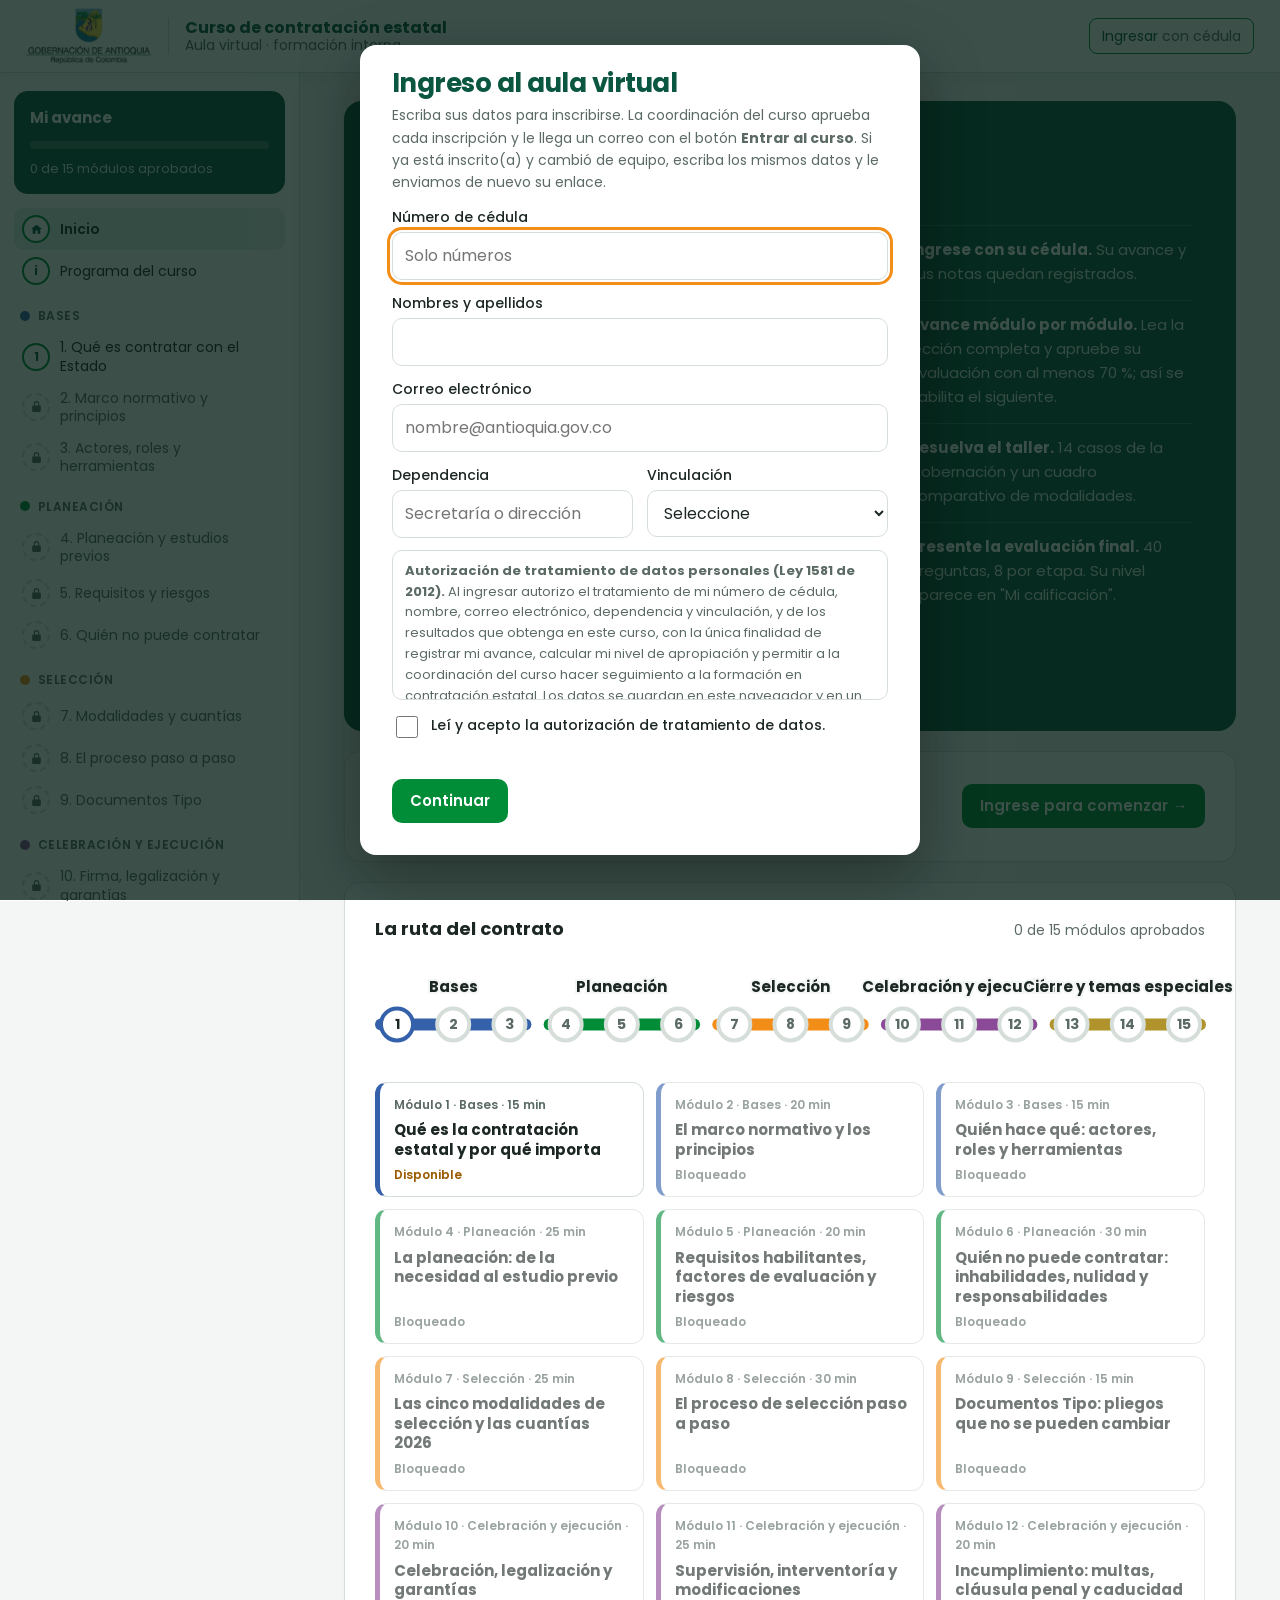
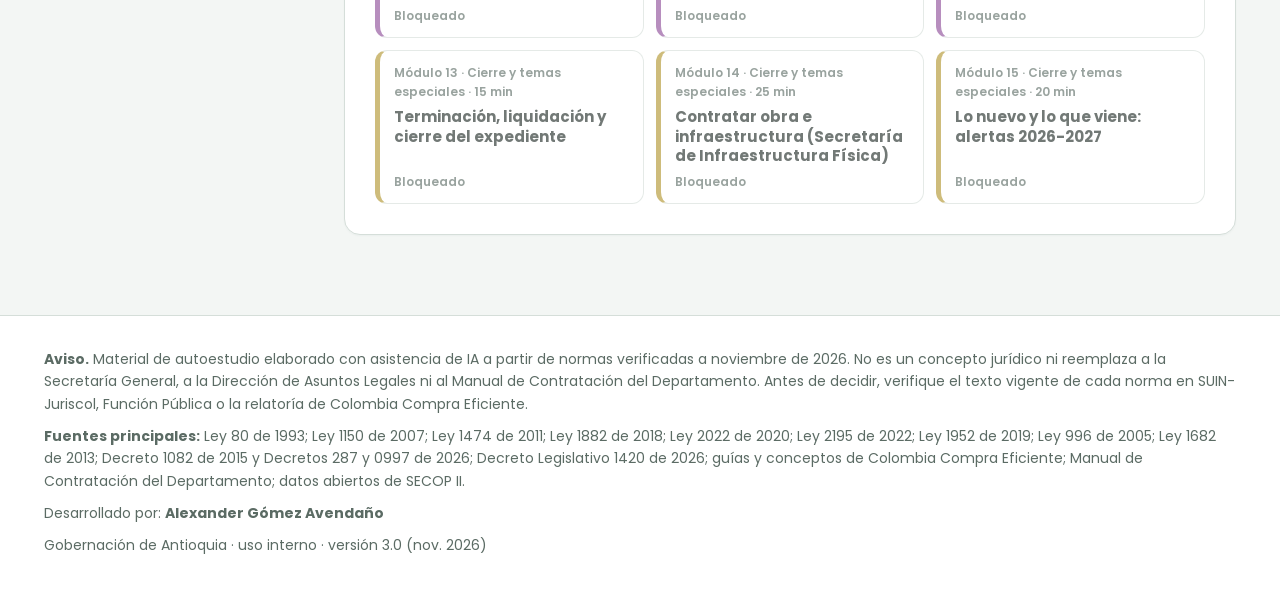
<file: curso/index.html>
<!DOCTYPE html>
<html lang="es">
<head>
<meta charset="utf-8">
<meta name="viewport" content="width=device-width, initial-scale=1">
<title>Curso de contratación estatal · Aula virtual</title>
<link rel="preconnect" href="https://fonts.googleapis.com">
<link rel="stylesheet" href="https://fonts.googleapis.com/css2?family=Poppins:wght@400;500;600;700&display=swap">
<style>

/* VOICE everyday learning for public servants: calm, clear, institutional, no slogans
   IDEA the life cycle of a public contract drawn as a route with stations (planeación → liquidación), like a transit line map
   PICTURE a large route map of the five stages with module stops; filled as the learner completes modules; clickable
   COLOUR white header with the official shield, deep green #0B5640 bands, green #018D38 progress, orange #F28E18 for warnings
   TYPE Poppins 700 titles + Poppins 400 text (brand manual)
   LAYOUT laptop: title band, then full-width route; modules below in one reading column with a sticky index at left; phone: title, route (vertical), modules */
:root{color-scheme:light dark;
--bg:light-dark(#ffffff,#0c1714);--ink:light-dark(#1c2723,#e6efeb);--ink2:light-dark(#5b6b64,#a6b8b0);
--line:light-dark(#d5ded9,#25362f);--soft:light-dark(#f3f6f4,#13221d);--panel:light-dark(#ffffff,#10201b);
--deep:light-dark(#0b5640,#0e3a2d);--green:#018d38;--green-ink:light-dark(#0b5640,#7fe0a9);
--warn:light-dark(#9a5a00,#ffb259);--warnbg:light-dark(#fff4e5,#2b1e0c);--orange:#f28e18;
--blue:light-dark(#3561ab,#8fcaf0);--bad:light-dark(#b3261e,#ff8a80);--okbg:light-dark(#e8f6ee,#0f2e1f);--badbg:light-dark(#fdecea,#341614)}
:root[data-theme=light]{color-scheme:light}:root[data-theme=dark]{color-scheme:dark}
*{box-sizing:border-box;min-width:0}
html{scroll-padding-top:80px}
body{margin:0;background:var(--bg);color:var(--ink);font:16px/1.6 Poppins,"Segoe UI",Arial,sans-serif;overflow-x:clip}
h1,h2,h3{line-height:1.12;letter-spacing:-.02em;text-wrap:balance;margin:0}
h1{font-size:clamp(30px,4.4vw,48px);font-weight:700}
h2{font-size:clamp(24px,3vw,34px);font-weight:700;color:var(--green-ink)}
h3{font-size:18px;font-weight:600;margin-top:22px}
p{margin:10px 0}
a{color:var(--blue)}
.wrap{max-width:1240px;margin:0 auto;padding:0 max(4vw,16px)}
header.top{background:#fff;border-bottom:1px solid #d5ded9}
header.top .wrap{display:flex;align-items:center;justify-content:space-between;gap:16px;padding-block:12px;flex-wrap:wrap}
header.top img{width:157px;height:70px;display:block}
header.top span{color:#5b6b64;font-size:14px}
.hero{background:var(--deep);color:#fff}
.hero .wrap{padding-block:clamp(28px,4vw,52px)}
.herogrid{display:grid;grid-template-columns:minmax(0,1.25fr) minmax(0,1fr);gap:clamp(24px,4vw,56px);align-items:center}
.how{margin:0;padding:0;list-style:none;counter-reset:h;display:grid;gap:14px}
.how li{counter-increment:h;display:grid;grid-template-columns:40px minmax(0,1fr);gap:12px;color:#dcefe5;font-size:15px;border-top:1px solid rgba(255,255,255,.18);padding-top:12px;margin:0}
.how li::before{content:counter(h);width:34px;height:34px;border-radius:50%;background:#fff;color:#0b5640;font-weight:700;display:grid;place-items:center}
.how b{color:#fff}
.hero h1{color:#fff;max-width:20ch}
.hero p{max-width:62ch;color:#dcefe5;font-size:17px}
.facts{display:flex;flex-wrap:wrap;gap:10px 28px;margin-top:18px;font-size:15px;color:#dcefe5}
.facts b{display:block;color:#fff;font-size:22px;font-weight:700}
.routebox{background:var(--soft);border-bottom:1px solid var(--line)}
.routebox .wrap{padding-block:22px}
.routehead{display:flex;justify-content:space-between;align-items:baseline;gap:12px;flex-wrap:wrap}
.routehead b{font-size:18px}
.bar{height:10px;border-radius:6px;background:var(--line);overflow:hidden;flex:1 1 220px;max-width:360px}
.bar i{display:block;height:100%;background:var(--green);width:0;transition:width .5s}
.fig{position:relative;min-height:120px;margin-top:6px}
.legend{display:grid;grid-template-columns:repeat(5,minmax(0,1fr));gap:14px;margin-top:4px}
.legend h4{margin:0 0 4px;font-size:15px;display:flex;align-items:center;gap:8px}
.legend h4 i{width:12px;height:12px;border-radius:50%;flex:none}
.legend a{display:block;color:var(--ink);text-decoration:none;font-size:14px;padding:4px 0;line-height:1.35}
.legend a:hover{text-decoration:underline}
.legend a.done{color:var(--ink2)}
.legend a.done::before{content:"✓ ";color:var(--green);font-weight:700}
.fig>svg{position:absolute;inset:0;width:100%;height:100%;overflow:visible}
.fig svg text{font-family:Poppins,Arial,sans-serif;paint-order:stroke;stroke:var(--soft);stroke-width:4px}
.fig .stop{cursor:pointer}
.fig .stop:focus{outline:none}
.fig .stop:focus circle{stroke:var(--orange);stroke-width:4}
.layout{display:grid;grid-template-columns:240px minmax(0,1fr);gap:40px;padding-block:34px}
nav.idx{position:sticky;top:16px;align-self:start;max-height:calc(100vh - 32px);overflow:auto;font-size:14px}
nav.idx b{display:block;margin:14px 0 4px;color:var(--ink2);font-weight:600}
nav.idx a{display:flex;gap:8px;align-items:center;padding:6px 8px;border-radius:8px;color:var(--ink);text-decoration:none;min-height:36px}
nav.idx a:hover{background:var(--soft)}
nav.idx a.done::after{content:"✓";margin-left:auto;color:var(--green);font-weight:700}
main section.mod{border-top:1px solid var(--line);padding:34px 0 10px}
main section.mod:first-child{border-top:0;padding-top:0}
.meta{color:var(--ink2);font-size:14px;margin-top:6px}
.obj{background:var(--soft);border-radius:12px;padding:14px 18px;margin:16px 0}
.obj b{color:var(--green-ink)}
.box{border-radius:12px;padding:14px 18px;margin:14px 0;border:1px solid var(--line);background:var(--panel)}
.box.warn{background:var(--warnbg);border-color:color-mix(in srgb,var(--orange) 45%,transparent)}
.box.warn b:first-child{color:var(--warn)}
.box.gob b:first-child{color:var(--green-ink)}
.scroll{overflow-x:auto}
table{border-collapse:collapse;width:100%;font-size:15px;margin:12px 0}
th,td{border-bottom:1px solid var(--line);padding:9px 10px;text-align:left;vertical-align:top}
th{font-weight:600;background:var(--soft)}
td.n{white-space:nowrap;text-align:right;font-variant-numeric:tabular-nums}
ol,ul{padding-left:22px}
li{margin:4px 0}
details{border:1px solid var(--line);border-radius:12px;padding:10px 16px;margin:14px 0;background:var(--panel)}
summary{cursor:pointer;font-weight:600;min-height:32px}
.quiz{margin:18px 0;border:1px solid var(--line);border-radius:14px;padding:16px 18px;background:var(--panel)}
.quiz h4{margin:0 0 8px;font-size:16px}
.q{margin:14px 0}
.q p{font-weight:500;margin:0 0 8px}
.ops{display:grid;gap:8px}
.ops button{font:inherit;font-size:15px;text-align:left;padding:10px 14px;min-height:44px;border-radius:10px;border:1px solid var(--line);background:var(--bg);color:var(--ink);cursor:pointer}
.ops button:hover{border-color:var(--green)}
.ops button:focus-visible,.btn:focus-visible,input:focus-visible,select:focus-visible{outline:3px solid var(--orange);outline-offset:2px}
.ops button.ok{background:var(--okbg);border-color:var(--green)}
.ops button.no{background:var(--badbg);border-color:var(--bad)}
.ops button[disabled]{cursor:default}
.fb{font-size:14px;margin-top:6px;color:var(--ink2)}
.btn{font:inherit;font-weight:600;font-size:15px;padding:10px 18px;min-height:44px;border-radius:10px;border:0;background:var(--green);color:#fff;cursor:pointer}
.btn.alt{background:transparent;color:var(--green-ink);border:1px solid var(--green)}
.done-row{display:flex;gap:12px;align-items:center;flex-wrap:wrap;margin:10px 0 8px}
.band2{background:var(--deep);color:#fff}
.band2 h2{color:#fff}
.band2 .wrap{padding-block:clamp(28px,4vw,52px)}
.tools{display:grid;grid-template-columns:repeat(2,minmax(0,1fr));gap:24px;margin-top:18px}
.tool{background:var(--panel);color:var(--ink);border-radius:14px;padding:18px 20px}
.tool h3{margin-top:0}
label{display:block;font-size:14px;font-weight:500;margin:12px 0 4px}
input,select{font:inherit;font-size:16px;width:100%;padding:10px 12px;min-height:44px;border-radius:10px;border:1px solid var(--line);background:var(--bg);color:var(--ink)}
.result{margin-top:14px;padding:14px 16px;border-radius:12px;background:var(--soft)}
.result b.big{display:block;font-size:22px;color:var(--green-ink);line-height:1.2}
.gl{display:grid;grid-template-columns:repeat(2,minmax(0,1fr));gap:4px 28px;margin-top:12px}
.gl div{padding:10px 0;border-bottom:1px solid var(--line)}
.gl b{color:var(--green-ink)}
.cert{border:2px solid var(--green);border-radius:16px;padding:22px;margin-top:18px;background:var(--panel)}
.cert h3{margin-top:0;color:var(--green-ink);font-size:22px}
footer{border-top:1px solid var(--line);color:var(--ink2);font-size:14px}
footer .wrap{padding-block:26px}
@media(max-width:900px){.herogrid{grid-template-columns:minmax(0,1fr)}.layout{grid-template-columns:minmax(0,1fr)}nav.idx{display:none}}
@media(max-width:700px){.tools,.gl{grid-template-columns:minmax(0,1fr)}.legend{grid-template-columns:repeat(2,minmax(0,1fr))}.fig{min-height:90px}}
@media(max-width:600px){table{font-size:13px}th,td{padding:6px 4px}.stack thead{display:none}.stack tr{display:grid;padding-block:8px;border-bottom:1px solid var(--line)}.stack td{display:flex;justify-content:space-between;gap:12px;border:0;padding:3px 0}.stack td::before{content:attr(data-l);font-weight:600;color:var(--ink2)}}
@media(prefers-reduced-motion:reduce){.bar i{transition:none}}
/* cuadro comparativo */
table.comp td{vertical-align:top}
table.comp select{width:100%;min-height:40px;font:inherit;padding:6px 8px;border:1px solid var(--line,#c9d4ce);border-radius:8px;background:#fff}
table.comp tr.ok td{background:#e8f5ec}
table.comp tr.no td{background:#fdecea}
table.comp .meta{margin-top:6px}
/* crédito de autoría */
.hero .autor{margin:10px 0 0;font-size:.95rem;opacity:.95}
footer .autor{margin-bottom:6px}

/* ================= v3: aula virtual ================= */
:root{--side:300px;--hdr:72px}
html{scroll-padding-top:calc(var(--hdr) + 16px)}
body{background:var(--soft)}
/* encabezado */
header.top{position:sticky;top:0;z-index:30;background:#fff;border-bottom:1px solid #d5ded9;box-shadow:0 2px 10px rgba(11,86,64,.06)}
header.top .bar3{display:flex;align-items:center;gap:16px;padding:8px max(2vw,14px);min-height:var(--hdr)}
header.top img{width:126px;height:56px;display:block;flex:none}
.brand{display:flex;flex-direction:column;line-height:1.2;border-left:1px solid #d5ded9;padding-left:16px;margin-right:auto}
.brand b{color:#0b5640;font-size:16px}
.brand span{color:#5b6b64;font-size:13px}
.menuBtn{display:none;font:inherit;font-weight:600;font-size:14px;border:1px solid #018d38;background:#fff;color:#0b5640;border-radius:10px;min-height:40px;padding:6px 12px;cursor:pointer}
.userbar{display:flex;align-items:center;gap:10px;flex-wrap:wrap;font-size:14px;color:#1c2723}
.userbar .chip{display:flex;align-items:center;gap:8px;background:#f3f6f4;border:1px solid #d5ded9;border-radius:999px;padding:4px 12px 4px 4px}
.userbar .av{width:30px;height:30px;border-radius:50%;background:#0b5640;color:#fff;display:grid;place-items:center;font-weight:600;font-size:13px}
.userbar button{font:inherit;font-size:14px;min-height:36px;padding:6px 12px;border-radius:8px;border:1px solid #018d38;background:#fff;color:#0b5640;cursor:pointer}
.sync{font-size:12px;color:#5b6b64;max-width:22ch;line-height:1.3}
/* estructura */
.app{display:grid;grid-template-columns:var(--side) minmax(0,1fr);min-height:calc(100vh - var(--hdr))}
aside.side{position:sticky;top:var(--hdr);height:calc(100vh - var(--hdr));overflow:auto;background:var(--panel);border-right:1px solid var(--line);padding:18px 14px 30px}
.prog{background:var(--deep);color:#fff;border-radius:14px;padding:14px 16px;margin-bottom:14px}
.prog b{font-size:15px}
.prog .pb{height:8px;border-radius:6px;background:rgba(255,255,255,.22);overflow:hidden;margin:10px 0 6px}
.prog .pb i{display:block;height:100%;background:#7fe0a9;width:0;transition:width .5s}
.prog span{font-size:13px;color:#dcefe5}
nav.menu{font-size:14px}
nav.menu .grp{margin:14px 6px 6px;font-size:12px;font-weight:600;letter-spacing:.04em;text-transform:uppercase;color:var(--ink2);display:flex;align-items:center;gap:8px}
nav.menu .grp i{width:10px;height:10px;border-radius:50%;flex:none}
nav.menu a{display:grid;grid-template-columns:28px minmax(0,1fr);gap:10px;align-items:center;padding:7px 8px;border-radius:10px;color:var(--ink);text-decoration:none;min-height:40px;line-height:1.3}
nav.menu a:hover{background:var(--soft)}
nav.menu a.cur{background:color-mix(in srgb,var(--green) 12%,var(--panel));font-weight:600}
nav.menu a.bloq{color:var(--ink2)}
nav.menu .ic{width:28px;height:28px;border-radius:50%;display:grid;place-items:center;font-size:12px;font-weight:700;border:2px solid var(--line);color:var(--ink2);background:var(--panel)}
nav.menu a.ok .ic{background:var(--green);border-color:var(--green);color:#fff}
nav.menu a.open .ic{border-color:var(--green);color:var(--green-ink)}
nav.menu a.bloq .ic{border-style:dashed}
nav.menu .ic svg{width:13px;height:13px}
main#main{padding:28px clamp(16px,3.4vw,48px) 60px;outline:none}
.view[hidden]{display:none}
.col{max-width:880px;margin:0 auto}
.card{background:var(--panel);border:1px solid var(--line);border-radius:16px;padding:clamp(18px,3vw,30px);margin:0 0 20px;box-shadow:0 1px 2px rgba(11,86,64,.04)}
.crumbs{font-size:13px;color:var(--ink2);margin-bottom:10px}
.crumbs a{color:var(--ink2)}
.kicker{display:inline-flex;align-items:center;gap:8px;font-size:13px;font-weight:600;color:var(--green-ink);text-transform:uppercase;letter-spacing:.04em}
.kicker i{width:10px;height:10px;border-radius:50%}
/* portada */
.hero{border-radius:18px;overflow:hidden;margin-bottom:20px}
.hero .wrap{max-width:none;padding:clamp(24px,4vw,44px)}
.herogrid{grid-template-columns:minmax(0,1.25fr) minmax(0,1fr)}
.cont{display:flex;gap:16px;align-items:center;justify-content:space-between;flex-wrap:wrap}
.cont .nx{font-size:14px;color:var(--ink2)}
.cont .nx b{display:block;color:var(--ink);font-size:17px}
.routebox{background:transparent;border:0}
.routebox .wrap{max-width:none;padding:0}
.mods{display:grid;grid-template-columns:repeat(auto-fill,minmax(250px,1fr));gap:12px;margin-top:12px}
.mcard{display:flex;flex-direction:column;gap:6px;border:1px solid var(--line);border-left:5px solid var(--c);border-radius:12px;padding:12px 14px;background:var(--panel);text-decoration:none;color:var(--ink);min-height:104px}
.mcard:hover{box-shadow:0 4px 14px rgba(11,86,64,.10)}
.mcard small{color:var(--ink2);font-size:12px;font-weight:600}
.mcard b{font-size:15px;line-height:1.3}
.mcard .st{margin-top:auto;font-size:12px;font-weight:600}
.mcard.ok .st{color:var(--green-ink)}.mcard.bloq{opacity:.62}.mcard.bloq .st{color:var(--ink2)}.mcard.open .st{color:var(--warn)}
/* módulo */
.mhead{border-top:6px solid var(--c)}
.mhead h1{font-size:clamp(26px,3.4vw,38px);color:var(--green-ink);margin:8px 0 6px}
.steps{display:grid;grid-template-columns:repeat(3,minmax(0,1fr));gap:8px;margin-top:16px}
.steps div{display:flex;align-items:center;gap:8px;font-size:13px;font-weight:600;color:var(--ink2);background:var(--soft);border-radius:10px;padding:8px 10px}
.steps div i{width:22px;height:22px;border-radius:50%;display:grid;place-items:center;border:2px solid var(--line);font-style:normal;font-size:11px;flex:none}
.steps div.ok{color:var(--green-ink)}.steps div.ok i{background:var(--green);border-color:var(--green);color:#fff}
.lesson h2{font-size:22px;margin-top:24px}
.lesson h3{color:var(--green-ink)}
.readbar{position:sticky;top:var(--hdr);z-index:5;height:4px;background:var(--line);border-radius:0 0 4px 4px;margin:-28px 0 24px;overflow:hidden}
.readbar i{display:block;height:100%;width:0;background:var(--orange)}
.fin{display:flex;align-items:center;gap:10px;border:1px dashed var(--line);border-radius:12px;padding:12px 14px;margin-top:22px;color:var(--ink2);font-size:14px}
.fin.ok{border-style:solid;border-color:var(--green);color:var(--green-ink);background:var(--okbg)}
.qhead{display:flex;justify-content:space-between;gap:12px;flex-wrap:wrap;align-items:baseline}
.qhead h2{font-size:22px}
.pill{display:inline-block;padding:4px 10px;border-radius:999px;font-size:13px;font-weight:600;background:var(--soft);color:var(--ink2)}
.pill.ok{background:var(--okbg);color:var(--green-ink)}.pill.no{background:var(--badbg);color:var(--bad)}
.ref .q{border-top:1px solid var(--line);padding-top:12px}
.ref .ops button.sel{border-color:var(--blue);background:color-mix(in srgb,var(--blue) 12%,var(--bg))}
.banner{display:flex;gap:16px;align-items:center;justify-content:space-between;flex-wrap:wrap;border-radius:14px;padding:16px 18px;margin:16px 0}
.banner.ok{background:var(--okbg);border:1px solid var(--green)}
.banner.no{background:var(--warnbg);border:1px solid color-mix(in srgb,var(--orange) 45%,transparent)}
.pager{display:flex;justify-content:space-between;gap:12px;flex-wrap:wrap;margin-top:8px}
.pager a,.pager span{display:inline-flex;align-items:center;gap:8px;min-height:46px;padding:10px 16px;border-radius:12px;font-weight:600;text-decoration:none;font-size:15px}
.pager a.prev{border:1px solid var(--line);color:var(--ink);background:var(--panel)}
.pager a.next{background:var(--green);color:#fff}
.pager span.next{background:var(--line);color:var(--ink2);cursor:not-allowed}
.lockcard{text-align:center;padding:40px 24px}
.lockcard svg{width:48px;height:48px;color:var(--ink2)}
.lockcard h1{font-size:26px;color:var(--ink);margin:12px 0 6px}
/* utilidades heredadas */
.overlay{position:fixed;inset:0;background:rgba(6,30,22,.78);display:grid;place-items:center;padding:16px;z-index:60;overflow:auto}
.overlay[hidden]{display:none}
.login{background:var(--bg);color:var(--ink);border-radius:16px;max-width:560px;width:100%;padding:24px clamp(18px,4vw,32px);box-shadow:0 20px 60px rgba(0,0,0,.35)}
.login h2{font-size:26px}
.login .row2{display:grid;grid-template-columns:minmax(0,1fr) minmax(0,1fr);gap:0 14px}
.consent{display:flex;gap:10px;align-items:flex-start;font-size:14px;margin-top:14px}
.consent input{width:22px;min-height:22px;height:22px;flex:none;margin-top:2px}
.err{color:var(--bad);font-size:14px;min-height:20px;margin-top:8px}
.aviso{font-size:13px;color:var(--ink2);max-height:150px;overflow:auto;border:1px solid var(--line);border-radius:10px;padding:10px 12px;margin-top:12px}
.lock{border:1px dashed var(--line);border-radius:14px;padding:18px;background:var(--panel)}
.order{list-style:none;padding:0;margin:12px 0;display:grid;gap:8px}
.order li{display:grid;grid-template-columns:minmax(0,1fr) auto auto;gap:8px;align-items:center;border:1px solid var(--line);border-radius:10px;padding:8px 10px;background:var(--bg);margin:0}
.order li.ok{border-color:var(--green);background:var(--okbg)}
.order li.no{border-color:var(--bad);background:var(--badbg)}
.order button{font:inherit;min-width:44px;min-height:40px;border-radius:8px;border:1px solid var(--line);background:var(--panel);color:var(--ink);cursor:pointer}
.score{display:grid;grid-template-columns:minmax(0,1fr) minmax(0,1.3fr);gap:28px;align-items:start}
.big{font-size:clamp(44px,7vw,72px);font-weight:700;line-height:1;color:var(--green-ink)}
.lvl{display:inline-block;margin-top:8px;padding:6px 14px;border-radius:999px;font-weight:600;font-size:15px}
.lvl.Avanzado{background:#0b5640;color:#fff}.lvl.Competente{background:#018d38;color:#fff}
.lvl.Endesarrollo{background:#fff4e5;color:#9a5a00}.lvl.Inicial{background:var(--badbg);color:var(--bad)}
.rows{display:grid;gap:10px;margin-top:6px}
.rowb{display:grid;grid-template-columns:minmax(0,12em) minmax(0,1fr) 4.2em;gap:10px;align-items:center;font-size:14px}
.rowb .t{height:12px;background:var(--line);border-radius:6px;overflow:hidden}
.rowb .t i{display:block;height:100%;background:var(--green)}
.rowb .t i.low{background:var(--orange)}
.rowb b{text-align:right;font-variant-numeric:tabular-nums}
.req{list-style:none;padding:0;margin:10px 0}
.req li{padding-left:28px;position:relative;margin:6px 0}
.req li::before{content:"○";position:absolute;left:4px;color:var(--ink2)}
.req li.ok::before{content:"✓";color:var(--green);font-weight:700}
.exam .q{border-top:1px solid var(--line);padding-top:12px}
.exam .ops button.sel{border-color:var(--blue);background:color-mix(in srgb,var(--blue) 12%,var(--bg))}
.timer{font-variant-numeric:tabular-nums;font-weight:600}
.panel table td,.panel table th{font-size:14px;white-space:nowrap}
.kpis{display:grid;grid-template-columns:repeat(auto-fit,minmax(9em,1fr));gap:12px;margin:14px 0}
.kpis div{background:var(--soft);border:1px solid var(--line);border-radius:12px;padding:12px 14px}
.kpis b{display:block;font-size:26px;color:var(--green-ink)}
.code{font-family:ui-monospace,Consolas,monospace;font-size:15px;background:var(--soft);padding:2px 6px;border-radius:6px}
.tools{grid-template-columns:repeat(2,minmax(0,1fr))}
.tool{border:1px solid var(--line)}
footer{background:var(--panel)}
footer .wrap{max-width:none;padding:22px clamp(16px,3.4vw,48px)}
.scrim{display:none}
@media(max-width:1000px){
 .app{grid-template-columns:minmax(0,1fr)}
 aside.side{position:fixed;top:var(--hdr);left:0;bottom:0;height:auto;width:min(86vw,var(--side));z-index:40;transform:translateX(-102%);transition:transform .25s;box-shadow:8px 0 30px rgba(0,0,0,.18)}
 body.menuOpen aside.side{transform:none}
 body.menuOpen .scrim{display:block;position:fixed;inset:var(--hdr) 0 0 0;background:rgba(6,30,22,.4);z-index:35}
 .menuBtn{display:inline-flex;align-items:center;gap:6px}
 .brand{display:none}
 .herogrid{grid-template-columns:minmax(0,1fr)}
}
@media(max-width:700px){
 :root{--hdr:64px}
 header.top img{width:104px;height:46px}
 .score{grid-template-columns:minmax(0,1fr)}.login .row2{grid-template-columns:minmax(0,1fr)}
 .rowb{grid-template-columns:minmax(0,8em) minmax(0,1fr) 3.6em}
 .steps{grid-template-columns:minmax(0,1fr)}
 .userbar .chip span.nm,.userbar .nm,.sync{display:none}
 header.top .bar3{gap:10px;padding:6px 10px}
 .userbar{flex-wrap:nowrap;gap:6px}
 .userbar .chip{padding:2px;border:0;background:none}
 .userbar button{padding:6px 10px}
 .menuBtn{padding:6px 10px}
 .tools{grid-template-columns:minmax(0,1fr)}
 main#main{padding-top:20px}
 .readbar{margin-top:-20px}
}
@media(prefers-reduced-motion:reduce){aside.side,.prog .pb i{transition:none}}
@media print{header.top,aside.side,.overlay,footer,.noprint,.view:not(#v-calificacion){display:none!important}#v-calificacion{display:block!important}.app{display:block}body{background:#fff}}
.programa h2{font-size:20px;color:var(--green-ink);margin:22px 0 6px}.programa details{border:1px solid var(--line);border-radius:10px;padding:10px 14px;margin:8px 0}.programa summary{cursor:pointer;font-weight:600}
.matEt{display:flex;align-items:center;gap:10px;font-size:18px;margin:26px 4px 10px}.matEt i{width:12px;height:12px;border-radius:50%}
.matCard{border-left:5px solid var(--c)}.matCard h4{margin:14px 0 4px;font-size:15px}.matCard ul{margin:4px 0 0;padding-left:20px}.matCard li{margin:4px 0}.matAcc{display:flex;gap:16px;align-items:center;flex-wrap:wrap;margin:12px 0 0}.matCard .pill svg{width:12px;height:12px;vertical-align:-1px}
</style>
</head>
<body>
<header class="top"><div class="bar3">
<button class="menuBtn noprint" id="menuBtn" type="button" aria-controls="side" aria-expanded="false"><svg width="18" height="18" viewBox="0 0 24 24" aria-hidden="true"><path d="M3 6h18M3 12h18M3 18h18" stroke="currentColor" stroke-width="2.2" stroke-linecap="round"/></svg>Contenido</button>
<img src="[data-uri]" alt="Escudo de Antioquia — Gobernación de Antioquia, República de Colombia" width="126" height="56">
<div class="brand"><b>Curso de contratación estatal</b><span>Aula virtual · formación interna</span></div>
<div class="userbar" id="userbar"></div>
</div></header>

<div class="overlay" id="login" hidden>
<form class="login" id="loginForm" novalidate>
<h2>Ingreso al aula virtual</h2>
<p class="meta">Escriba sus datos para inscribirse. La coordinación del curso aprueba cada inscripción y le llega un correo con el botón <b>Entrar al curso</b>. Si ya está inscrito(a) y cambió de equipo, escriba los mismos datos y le enviamos de nuevo su enlace.</p>
<label for="lCed">Número de cédula</label>
<input id="lCed" inputmode="numeric" autocomplete="off" maxlength="12" placeholder="Solo números">
<label for="lNom">Nombres y apellidos</label>
<input id="lNom" autocomplete="name">
<label for="lMail">Correo electrónico</label>
<input id="lMail" type="email" autocomplete="email" placeholder="nombre@antioquia.gov.co">
<div class="row2">
<div><label for="lDep">Dependencia</label><input id="lDep" list="deps" placeholder="Secretaría o dirección"></div>
<div><label for="lVin">Vinculación</label><select id="lVin"><option value="">Seleccione</option><option>Carrera administrativa</option><option>Provisional</option><option>Libre nombramiento y remoción</option><option>Temporal</option><option>Contratista</option><option>Otra</option></select></div>
</div>
<datalist id="deps"><option value="Secretaría de Infraestructura Física"><option value="SIF — Dirección de Desarrollo Físico"><option value="SIF — Dirección de Infraestructura y Apoyo Territorial"><option value="SIF — Dirección de Gestión Social, Ambiental y Predial"><option value="SIF — Dirección de Estructuración de Proyectos"><option value="SIF — Dirección de Instrumentos de Financiación"><option value="SIF — Dirección de Asuntos Legales"><option value="SIF — Dirección Administrativa y Financiera"><option value="Secretaría General"><option value="Secretaría de Hacienda"><option value="Departamento Administrativo de Planeación"><option value="Otra dependencia"></datalist>
<div class="aviso" id="aviso">
<b>Autorización de tratamiento de datos personales (Ley 1581 de 2012).</b> Al ingresar autorizo el tratamiento de mi número de cédula, nombre, correo electrónico, dependencia y vinculación, y de los resultados que obtenga en este curso, con la única finalidad de registrar mi avance, calcular mi nivel de apropiación y permitir a la coordinación del curso hacer seguimiento a la formación en contratación estatal. Los datos se guardan en este navegador y en un registro administrado por la coordinación del curso; no se publican ni se usan para otros fines. Puedo conocer, actualizar, rectificar y solicitar la supresión de mis datos ante la coordinación del curso y conforme a la política de tratamiento de datos de la Gobernación de Antioquia. La entrega de los datos es voluntaria.
</div>
<label class="consent"><input type="checkbox" id="lOk"><span>Leí y acepto la autorización de tratamiento de datos.</span></label>
<div class="err" id="lErr" aria-live="polite"></div>
<div class="done-row"><button class="btn" type="submit" id="lGo">Continuar</button></div>
</form>
<form class="login" id="codeForm" novalidate hidden>
<h2 id="mTit">Solicitud enviada</h2>
<p id="codeTxt"></p>
<p class="meta" id="mNota">Revise también la carpeta de spam o correo no deseado. Puede cerrar esta página: el enlace del correo lo trae de vuelta.</p>
<div class="err" id="cErr" aria-live="polite"></div>
<div class="done-row"><button class="btn" type="button" id="mOk" hidden>Confirmar</button><button class="btn alt" type="button" id="cBack">Volver</button></div>
</form>
</div>

<div class="app">
<aside class="side noprint" id="side" aria-label="Contenido del curso">
<div class="prog"><b>Mi avance</b><div class="pb" aria-hidden="true"><i id="pbar"></i></div><span id="ptxt">0 de 15 módulos aprobados</span></div>
<nav class="menu" id="menu"></nav>
</aside>
<div class="scrim" id="scrim"></div>

<main id="main" tabindex="-1">

<!-- ============ INICIO ============ -->
<section class="view" id="v-inicio">
<div class="hero"><div class="wrap herogrid"><div>
<h1>Curso de contratación estatal desde cero</h1>
<p>Para servidores y contratistas de la Gobernación de Antioquia. Recorra la vida de un contrato público, desde la necesidad hasta la liquidación, resuelva casos reales y demuestre su nivel en la evaluación final.</p>
<p class="autor">Desarrollado por: <b>Alexander Gómez Avendaño</b></p>
<div class="facts" id="facts"></div>
</div>
<ol class="how">
<li><span><b>Ingrese con su cédula.</b> Su avance y sus notas quedan registrados.</span></li>
<li><span><b>Avance módulo por módulo.</b> Lea la lección completa y apruebe su evaluación con al menos 70 %; así se habilita el siguiente.</span></li>
<li><span><b>Resuelva el taller.</b> 14 casos de la Gobernación y un cuadro comparativo de modalidades.</span></li>
<li><span><b>Presente la evaluación final.</b> 40 preguntas, 8 por etapa. Su nivel aparece en "Mi calificación".</span></li>
</ol>
</div></div>
<div class="card"><div class="cont" id="continuar"></div></div>
<div class="card">
<div class="routebox"><div class="wrap">
<div class="routehead"><b>La ruta del contrato</b><span class="meta" id="ptxt2"></span></div>
<div class="fig" id="route" role="img" aria-label="Mapa de las cinco etapas del curso con sus módulos"><svg id="rsvg"></svg></div>
</div></div>
<div class="mods" id="modCards"></div>
</div>
</section>

<!-- ============ MÓDULO (dinámico) ============ -->
<section class="view" id="v-modulo" hidden></section>

<!-- ============ TALLER ============ -->
<section class="view" id="v-taller" hidden><div class="col">
<div class="crumbs"><a href="#/inicio">Inicio</a> › Taller de casos</div>
<div id="tallerLock"></div>
<div id="tallerBody">
<div class="card">
<span class="kicker"><i style="background:var(--orange)"></i>Taller aplicado · 30 % de la calificación</span>
<h1 style="font-size:clamp(26px,3.4vw,38px);color:var(--green-ink);margin:8px 0">Taller de casos de la Gobernación</h1>
<div class="obj"><b>Instrucciones:</b> lea cada situación y escoja la decisión correcta. Cuenta la primera respuesta. Al final complete el cuadro comparativo de modalidades y ordene las etapas de una licitación.</div>
</div>
<div id="casosList"></div>
<div class="quiz card" id="comparar">
<h4>Cuadro comparativo: ¿a qué modalidad corresponde cada característica?</h4>
<p class="meta">Escoja una modalidad en cada fila y verifique. Cuenta el primer intento; cada fila vale como una pregunta del taller.</p>
<div class="scroll"><table class="comp" id="compTabla"></table></div>
<div class="done-row"><button class="btn" id="compCheck" type="button">Verificar cuadro</button><span id="compMsg" aria-live="polite"></span></div>
</div>
<div class="quiz card" id="ordenar">
<h4>Ordene las etapas de una licitación pública</h4>
<p class="meta">Use los botones para subir o bajar cada etapa y luego verifique. Cuenta como un caso del taller.</p>
<ol class="order" id="orderList"></ol>
<div class="done-row"><button class="btn" id="orderCheck" type="button">Verificar orden</button><span id="orderMsg" aria-live="polite"></span></div>
</div>
<div class="pager"><a class="prev" href="#/modulo/m14">← Último módulo</a><a class="next" href="#/evaluacion" id="toExam">Ir a la evaluación final →</a></div>
</div>
</div></section>

<!-- ============ EVALUACIÓN FINAL ============ -->
<section class="view" id="v-evaluacion" hidden><div class="col">
<div class="crumbs"><a href="#/inicio">Inicio</a> › Evaluación final</div>
<div class="card">
<span class="kicker"><i style="background:var(--blue)"></i>50 % de la calificación</span>
<h1 style="font-size:clamp(26px,3.4vw,38px);color:var(--green-ink);margin:8px 0">Evaluación final</h1>
<p>40 preguntas al azar, 8 por cada etapa. Se responde todo y se entrega al final. Tiempo sugerido: 60 minutos. Máximo 3 intentos en 24 horas; cuenta el mejor resultado.</p>
</div>
<div id="examBox"></div>
</div></section>

<!-- ============ MI CALIFICACIÓN ============ -->
<section class="view" id="v-calificacion" hidden><div class="col">
<div class="crumbs noprint"><a href="#/inicio">Inicio</a> › Mi calificación</div>
<div class="card">
<h1 style="font-size:clamp(26px,3.4vw,38px);color:var(--green-ink);margin:0 0 12px">Mi calificación</h1>
<div id="scoreBox"></div>
<details class="noprint"><summary>Cómo se calcula la calificación</summary>
<p><b>Índice de apropiación</b> = 20 % práctica de módulos + 30 % taller de casos + 50 % mejor evaluación final.</p>
<ul>
<li><b>Práctica de módulos:</b> porcentaje de aciertos en la <b>primera</b> respuesta de las 103 preguntas de los módulos. Para avanzar al siguiente módulo se exige 70 %; si no lo alcanza puede presentar un refuerzo, que habilita el avance pero no cambia la nota.</li>
<li><b>Taller de casos:</b> porcentaje de aciertos en la primera respuesta de las preguntas del taller, cada fila del cuadro comparativo y la actividad de orden.</li>
<li><b>Evaluación final:</b> porcentaje de aciertos del mejor intento; además se mide cada etapa por separado (8 preguntas por etapa).</li>
</ul>
<div class="scroll"><table class="stack"><thead><tr><th>Nivel</th><th>Requisitos</th></tr></thead><tbody>
<tr><td data-l="Nivel">Avanzado</td><td data-l="Requisitos">Índice ≥ 90, evaluación final ≥ 90 % y cada etapa ≥ 7 de 8; 15 módulos aprobados y taller completo</td></tr>
<tr><td data-l="Nivel">Competente</td><td data-l="Requisitos">Índice ≥ 80, evaluación final ≥ 80 % y cada etapa ≥ 6 de 8; 15 módulos aprobados y taller completo</td></tr>
<tr><td data-l="Nivel">En desarrollo</td><td data-l="Requisitos">Índice ≥ 60 o no cumple algún requisito de Competente</td></tr>
<tr><td data-l="Nivel">Inicial</td><td data-l="Requisitos">Índice menor que 60</td></tr>
</tbody></table></div>
<p><b>Alcance.</b> El nivel mide la apropiación del contenido de este curso sobre el proceso de contratación estatal. No acredita idoneidad legal ni reemplaza la evaluación de competencias laborales o del desempeño que corresponde a Talento Humano, ni las exigencias del manual de funciones o del contrato.</p>
</details>
</div>
</div></section>

<!-- ============ RECURSOS ============ -->
<section class="view" id="v-programa" hidden><div class="col">
<div class="crumbs"><a href="#/inicio">Inicio</a> › Programa del curso</div>
<div class="card programa" id="progBox"></div>
</div></section>

<section class="view" id="v-material" hidden><div class="col">
<div class="crumbs"><a href="#/inicio">Inicio</a> › Material por módulo</div>
<div class="card"><h1 style="font-size:clamp(26px,3.4vw,38px);color:var(--green-ink);margin:0 0 6px">Material por módulo</h1>
<p>Para cada módulo: la memoria en PDF para leer o imprimir, las normas que conviene consultar (texto oficial en el Gestor Normativo de Función Pública) y las guías de Colombia Compra Eficiente. El material se puede consultar aunque el módulo aún esté bloqueado.</p>
<p class="meta">Los artículos indicados orientan la lectura. Verifique siempre el texto vigente en la fuente oficial. <a href="Memorias-curso-contratacion-estatal.pdf" target="_blank" rel="noopener">Descargar las memorias completas (PDF)</a></p></div>
<div id="matBox"></div>
</div></section>

<section class="view" id="v-recursos" hidden><div class="col">
<div class="crumbs"><a href="#/inicio">Inicio</a> › Recursos de consulta</div>
<div class="card">
<h1 style="font-size:clamp(26px,3.4vw,38px);color:var(--green-ink);margin:0 0 6px">Recursos de consulta</h1>
<p>Orientan; no reemplazan el estudio previo ni la revisión jurídica.</p>
<div class="tools">
<div class="tool">
<h3>¿Qué modalidad corresponde?</h3>
<label for="tObj">Qué se va a contratar</label>
<select id="tObj">
<option value="obra">Obra pública</option>
<option value="unif">Bienes o servicios de características técnicas uniformes</option>
<option value="gen" selected>Otros bienes o servicios</option>
<option value="cons">Consultoría o interventoría (estudios, diseños, interventoría)</option>
<option value="ps">Servicios profesionales o de apoyo a la gestión (persona idónea)</option>
<option value="ent">Contrato o convenio con otra entidad pública</option>
</select>
<label for="tVal">Valor estimado (pesos)</label>
<input id="tVal" inputmode="numeric" value="250.000.000">
<label for="tSm">SMMLV del año</label>
<input id="tSm" inputmode="numeric" value="1.750.905">
<div class="result" id="tRes" aria-live="polite"></div>
</div>
<div class="tool">
<h3>Plazos que más se usan</h3>
<div class="scroll"><table class="stack">
<thead><tr><th>Actuación</th><th>Plazo</th></tr></thead>
<tbody id="plazos"></tbody>
</table></div>
<p class="meta">Días hábiles. Verifique en el Decreto 1082 de 2015 y el pliego del proceso.</p>
</div>
</div>
</div>
<div class="card" id="glosario">
<h2>Glosario</h2>
<label for="gq">Buscar término</label>
<input id="gq" placeholder="Por ejemplo: CDP, adenda, caducidad">
<div class="gl" id="gl"></div>
</div>
</div></section>

</main>
</div>

<footer><div class="wrap">
<p><b>Aviso.</b> Material de autoestudio elaborado con asistencia de IA a partir de normas verificadas a noviembre de 2026. No es un concepto jurídico ni reemplaza a la Secretaría General, a la Dirección de Asuntos Legales ni al Manual de Contratación del Departamento. Antes de decidir, verifique el texto vigente de cada norma en SUIN-Juriscol, Función Pública o la relatoría de Colombia Compra Eficiente.</p>
<p><b>Fuentes principales:</b> Ley 80 de 1993; Ley 1150 de 2007; Ley 1474 de 2011; Ley 1882 de 2018; Ley 2022 de 2020; Ley 2195 de 2022; Ley 1952 de 2019; Ley 996 de 2005; Ley 1682 de 2013; Decreto 1082 de 2015 y Decretos 287 y 0997 de 2026; Decreto Legislativo 1420 de 2026; guías y conceptos de Colombia Compra Eficiente; Manual de Contratación del Departamento; datos abiertos de SECOP II.</p>
<p class="autor">Desarrollado por: <b>Alexander Gómez Avendaño</b></p>
<p>Gobernación de Antioquia · uso interno · versión 3.0 (nov. 2026)</p>
</div></footer>

<script>
{
const CONFIG={ENDPOINT:"https://script.google.com/macros/s/AKfycbxsktMrFtqOtP5FrailMoZpr2E5bjN-fNCgu_t12aS65oa1_HwFsW7EtjGpk24d8Vjh/exec",VERSION:"3.0 (nov. 2026)"};
const SMMLV=1750905;
const APROB=70;
const ETAPAS=[
{id:"bases",n:"Bases",c:"#3561ab"},
{id:"plan",n:"Planeación",c:"#018d38"},
{id:"sel",n:"Selección",c:"#f28e18"},
{id:"ejec",n:"Celebración y ejecución",c:"#8b4a97"},
{id:"cierre",n:"Cierre y temas especiales",c:"#b0942b"}];
const M=[{"id": "m1", "etapa": "bases", "c": "Qué es contratar con el Estado", "min": 15, "t": "Qué es la contratación estatal y por qué importa", "obj": "explicar qué es un contrato estatal, para qué sirve y qué tiene de distinto frente a un contrato entre particulares.", "html": "\n<p>Un <b>contrato estatal<\/b> es todo acuerdo que celebra una entidad pública para cumplir sus fines: construir una vía, comprar computadores, contratar un estudio o un profesional. La Gobernación no puede comprar como una empresa privada: usa recursos públicos y debe demostrar que eligió bien, al precio justo y sin favorecer a nadie.<\/p>\n<h3>Tres ideas que lo cambian todo<\/h3>\n<ol>\n<li><b>Legalidad.<\/b> El servidor público solo puede hacer lo que la norma le permite. Si no hay norma que lo autorice, no se hace.<\/li>\n<li><b>Planeación.<\/b> Antes de contratar hay que saber qué se necesita, cuánto cuesta, si hay plata (CDP) y qué puede salir mal.<\/li>\n<li><b>Selección objetiva.<\/b> Se escoge la mejor oferta según reglas conocidas de antemano, nunca por afinidad o recomendación.<\/li>\n<\/ol>\n<h3>Diferencias con un contrato privado<\/h3>\n<div class=\"scroll\"><table class=\"stack\"><thead><tr><th>Tema<\/th><th>Contrato privado<\/th><th>Contrato estatal<\/th><\/tr><\/thead><tbody>\n<tr><td data-l=\"Tema\">Con quién<\/td><td data-l=\"Privado\">Libre elección<\/td><td data-l=\"Estatal\">Proceso de selección reglado<\/td><\/tr>\n<tr><td data-l=\"Tema\">Precio<\/td><td data-l=\"Privado\">Lo que acuerden<\/td><td data-l=\"Estatal\">Justificado con análisis del sector y presupuesto oficial<\/td><\/tr>\n<tr><td data-l=\"Tema\">Poderes especiales<\/td><td data-l=\"Privado\">No existen<\/td><td data-l=\"Estatal\">Cláusulas excepcionales: interpretación, modificación y terminación unilaterales, caducidad<\/td><\/tr>\n<tr><td data-l=\"Tema\">Publicidad<\/td><td data-l=\"Privado\">Reservado<\/td><td data-l=\"Estatal\">Todo se publica en SECOP II<\/td><\/tr>\n<tr><td data-l=\"Tema\">Responsabilidad<\/td><td data-l=\"Privado\">Civil<\/td><td data-l=\"Estatal\">Civil, fiscal, disciplinaria y penal para servidores, contratistas, supervisores e interventores<\/td><\/tr>\n<\/tbody><\/table><\/div>\n<p>La Gobernación de Antioquia se rige por el <b>Estatuto General de Contratación<\/b> (Ley 80 de 1993 y normas que la modifican). Algunas entidades descentralizadas, como las empresas industriales y comerciales del Estado, tienen <b>régimen especial<\/b> (derecho privado), pero aun así deben aplicar los principios de la función pública (Ley 1150, art. 13).<\/p>\n", "gob": "Todo proceso queda en SECOP II y el expediente documental en Mercurio. El Manual de Contratación del Departamento (Decreto 2018070001630 de 2018, modificado por el Decreto 2023070004507 de 2023) detalla cómo se aplica la ley en la entidad.", "err": "Creer que \"si es urgente, se contrata con quien sea\". La urgencia manifiesta existe, pero tiene requisitos, se declara por acto motivado (salvo que una norma la dé por configurada) y se reporta de inmediato a la Contraloría.", "caso": {"t": "la compra rápida", "p": "Un jefe le pide contratar \"ya mismo\" a un conocido para pintar una sede, sin estudios ni proceso, porque \"es poquita plata\".", "r": "Aunque el valor sea bajo, hay que planear (necesidad, CDP, estudio previo) y usar la modalidad que corresponda; para valores pequeños existe la mínima cuantía, con invitación pública de al menos un día hábil. Elegir a dedo viola la selección objetiva."}, "quiz": [{"q": "¿Qué principio obliga a escoger la oferta con reglas conocidas de antemano?", "o": ["Economía", "Selección objetiva", "Autonomía de la voluntad"], "a": 1, "e": "La selección objetiva (Ley 1150, art. 5) impide elegir por motivos subjetivos."}, {"q": "¿Dónde se publica la contratación de la Gobernación?", "o": ["Solo en la página web", "En SECOP II", "En la Gaceta Departamental únicamente"], "a": 1, "e": "SECOP II es la plataforma transaccional obligatoria; la publicación es en ella."}, {"q": "Las cláusulas excepcionales permiten a la entidad, entre otras cosas…", "o": ["Cambiar el objeto del contrato", "Terminar unilateralmente o declarar la caducidad", "No pagar al contratista"], "a": 1, "e": "Interpretación, modificación y terminación unilaterales y caducidad (Ley 80, arts. 14-18)."}, {"q": "Las empresas industriales y comerciales del Estado con régimen especial…", "o": ["No tienen ninguna regla", "Aplican derecho privado, pero deben respetar los principios de la función pública", "Siempre licitan"], "a": 1, "e": "Ley 1150, art. 13: los regímenes especiales aplican los principios de la función administrativa y de la gestión fiscal."}, {"q": "¿Quién puede responder fiscalmente por un contrato mal ejecutado?", "o": ["Solo el contratista", "Servidores, contratistas, supervisores e interventores que causen daño al patrimonio", "Nadie, si el contrato se liquidó"], "a": 1, "e": "La responsabilidad alcanza a todos los que gestionan recursos públicos."}, {"q": "Contratar \"a dedo\" una obra pequeña sin proceso vulnera principalmente…", "o": ["La selección objetiva y la transparencia", "El equilibrio económico", "La autonomía territorial"], "a": 0, "e": "Aun lo pequeño se contrata por la modalidad que corresponda (por ejemplo, mínima cuantía)."}]}, {"id": "m2", "etapa": "bases", "c": "Marco normativo y principios", "min": 20, "t": "El marco normativo y los principios", "obj": "ubicar las normas principales, saber qué regula cada una y aplicar los principios de la contratación.", "html": "\n<h3>La pirámide que debe conocer<\/h3>\n<div class=\"scroll\"><table class=\"stack\"><thead><tr><th>Norma<\/th><th>Para qué la va a usar<\/th><\/tr><\/thead><tbody>\n<tr><td data-l=\"Norma\"><b>Ley 80 de 1993<\/b><\/td><td data-l=\"Uso\">El estatuto: principios, cláusulas excepcionales, inhabilidades (arts. 8-10), adiciones (art. 40), perfeccionamiento (art. 41), urgencia manifiesta (arts. 42-43), liquidación (art. 60)<\/td><\/tr>\n<tr><td data-l=\"Norma\"><b>Ley 1150 de 2007<\/b><\/td><td data-l=\"Uso\">Las modalidades de selección (art. 2), SECOP (art. 3), riesgos (art. 4), selección objetiva (art. 5), plazo de liquidación (art. 11)<\/td><\/tr>\n<tr><td data-l=\"Norma\"><b>Ley 1474 de 2011<\/b><\/td><td data-l=\"Uso\">Estatuto Anticorrupción: supervisión e interventoría (arts. 82-85), multas y caducidad (art. 86), maduración de proyectos (art. 87)<\/td><\/tr>\n<tr><td data-l=\"Norma\"><b>Ley 1882 de 2018<\/b><\/td><td data-l=\"Uso\">Subsanabilidad de ofertas, documentos tipo, ajustes a infraestructura<\/td><\/tr>\n<tr><td data-l=\"Norma\"><b>Ley 2022 de 2020<\/b><\/td><td data-l=\"Uso\">Documentos Tipo obligatorios<\/td><\/tr>\n<tr><td data-l=\"Norma\"><b>Ley 2195 de 2022<\/b><\/td><td data-l=\"Uso\">Medidas anticorrupción y programa de transparencia<\/td><\/tr>\n<tr><td data-l=\"Norma\"><b>Ley 996 de 2005<\/b><\/td><td data-l=\"Uso\">Ley de Garantías: restricciones antes de elecciones<\/td><\/tr>\n<tr><td data-l=\"Norma\"><b>Decreto 1082 de 2015<\/b><\/td><td data-l=\"Uso\">El reglamento, paso a paso de cada modalidad. Modificado en 2026 por los Decretos 287 y 0997<\/td><\/tr>\n<tr><td data-l=\"Norma\"><b>Normas departamentales<\/b><\/td><td data-l=\"Uso\">Manual de Contratación, delegaciones contractuales (Decreto 2025070000089 de 2025), manual de supervisión<\/td><\/tr>\n<\/tbody><\/table><\/div>\n<h3>Los principios en palabras simples<\/h3>\n<ul>\n<li><b>Transparencia:<\/b> todo es público, las reglas se conocen antes y cualquiera puede observar.<\/li>\n<li><b>Economía:<\/b> procesos ágiles, sin trámites inútiles, con recursos disponibles antes de contratar.<\/li>\n<li><b>Responsabilidad:<\/b> quien participa responde por sus actos y omisiones.<\/li>\n<li><b>Equilibrio económico:<\/b> si hechos imprevisibles rompen la ecuación del contrato, se restablece (Ley 80, art. 27).<\/li>\n<li><b>Planeación:<\/b> no se contrata sin estudios, presupuesto y riesgos analizados.<\/li>\n<li><b>Selección objetiva:<\/b> se elige la oferta más favorable con factores fijados en el pliego.<\/li>\n<\/ul>\n<h3>Inhabilidades e incompatibilidades<\/h3>\n<p>Son prohibiciones para contratar con el Estado (Ley 80, arts. 8-10, y otras leyes): por ejemplo, personas sancionadas, parientes de ciertos servidores o exservidores en periodos determinados. Antes de firmar se verifican antecedentes: Procuraduría, Contraloría, Policía, medidas correctivas y REDAM, y desde 2026 las listas restrictivas internacionales (Decreto 0997).<\/p>\n\n<h3>El control ciudadano también hace parte del proceso<\/h3>\n<ul>\n<li>Todo contrato estatal está sujeto a la vigilancia y el control ciudadano (Ley 80, art. 66).<\/li>\n<li>Las <b>veedurías ciudadanas<\/b> (Ley 850 de 2003, ajustada por la Ley 1757 de 2015) pueden vigilar cualquier etapa: piden información, asisten a audiencias y denuncian irregularidades.<\/li>\n<li>Cuando la modalidad tiene aviso de convocatoria y acto de apertura, la entidad convoca a las veedurías en esos documentos (Decreto 1082 de 2015, arts. 2.2.1.1.2.1.2 y 2.2.1.1.2.1.5).<\/li>\n<li>La entidad debe darles la información que pidan y responder sus peticiones como cualquier derecho de petición.<\/li>\n<li>La <b>rendición de cuentas<\/b> a la ciudadanía es una obligación permanente de la administración (Ley 1757 de 2015; documento CONPES 3654 de 2010).<\/li>\n<\/ul>\n<p class=\"meta\">Las inhabilidades e incompatibilidades se estudian a fondo en el módulo \"Quién no puede contratar\".<\/p>\n", "gob": "Las delegaciones contractuales del Gobernador están en el Decreto 2025070000089 de 2025. Quien firma un contrato es el ordenador del gasto delegado de su secretaría; verifique quién es en su dependencia.", "err": "Citar artículos de memoria. Varias normas cambiaron en 2012, 2018, 2020 y 2026: verifique siempre el texto vigente en SUIN-Juriscol o Función Pública antes de citarlo.", "quiz": [{"q": "¿Qué norma fija las modalidades de selección?", "o": ["Ley 80 de 1993", "Ley 1150 de 2007, art. 2", "Ley 2195 de 2022"], "a": 1, "e": "El art. 2 de la Ley 1150 define licitación, selección abreviada, concurso de méritos, contratación directa y mínima cuantía."}, {"q": "El procedimiento para imponer multas y declarar la caducidad está en…", "o": ["Ley 1474 de 2011, art. 86", "Decreto 1082, art. 2.2.1.1.1.7.1", "Ley 996 de 2005"], "a": 0, "e": "El art. 86 de la Ley 1474 regula la audiencia de incumplimiento."}, {"q": "Si un hecho imprevisible rompe la ecuación económica del contrato, aplica el principio de…", "o": ["Planeación", "Equilibrio económico", "Publicidad"], "a": 1, "e": "El art. 27 de la Ley 80 protege el equilibrio de la ecuación contractual."}, {"q": "La Ley 2022 de 2020 se refiere a…", "o": ["Documentos Tipo obligatorios", "La Ley de Garantías", "Las APP"], "a": 0, "e": "Hizo obligatorios los Documentos Tipo y dio competencia a Colombia Compra Eficiente."}, {"q": "¿Qué norma reglamenta paso a paso cada modalidad de selección?", "o": ["La Constitución", "El Decreto 1082 de 2015", "La Ley 996 de 2005"], "a": 1, "e": "El Decreto 1082 de 2015 (Parte 2, Título 1), modificado en 2026 por los Decretos 287 y 0997."}, {"q": "Desde 2026, antes de firmar, además de los antecedentes nacionales se deben consultar…", "o": ["Las redes sociales del contratista", "Las listas restrictivas internacionales, dejando constancia", "El historial crediticio"], "a": 1, "e": "Decreto 0997 de 2026; aparecer en una lista no inhabilita automáticamente: se analiza caso a caso."}, {"q": "Una veeduría ciudadana pide los informes de supervisión de un contrato de obra. ¿Qué hace la Gobernación?", "o": ["Los niega porque la veeduría no es parte del contrato", "Se los entrega: todo contrato estatal está sujeto a control ciudadano", "Los entrega solo si lo ordena un juez"], "a": 1, "e": "Ley 80, art. 66, y Ley 850 de 2003: las autoridades deben apoyar el control ciudadano y entregar la información que se solicite, salvo la reservada por ley."}]}, {"id": "m3", "etapa": "bases", "c": "Actores, roles y herramientas", "min": 15, "t": "Quién hace qué: actores, roles y herramientas", "obj": "identificar los roles de un proceso contractual en la Gobernación y las plataformas que se usan.", "html": "\n<div class=\"scroll\"><table class=\"stack\"><thead><tr><th>Rol<\/th><th>Qué hace<\/th><\/tr><\/thead><tbody>\n<tr><td data-l=\"Rol\">Ordenador del gasto<\/td><td data-l=\"Qué hace\">Decide, firma actos y contratos por delegación del Gobernador. Responde por la contratación de su dependencia.<\/td><\/tr>\n<tr><td data-l=\"Rol\">Área técnica (dependencia que necesita)<\/td><td data-l=\"Qué hace\">Define la necesidad, elabora estudios previos, análisis del sector y especificaciones.<\/td><\/tr>\n<tr><td data-l=\"Rol\">Abogado / área jurídica<\/td><td data-l=\"Qué hace\">Revisa modalidad, pliegos, minuta, actos; acompaña audiencias.<\/td><\/tr>\n<tr><td data-l=\"Rol\">Comité evaluador<\/td><td data-l=\"Qué hace\">Verifica requisitos habilitantes y califica ofertas. Recomienda; no decide.<\/td><\/tr>\n<tr><td data-l=\"Rol\">Contratista<\/td><td data-l=\"Qué hace\">Ejecuta el objeto, cumple obligaciones y paga su seguridad social.<\/td><\/tr>\n<tr><td data-l=\"Rol\">Supervisor<\/td><td data-l=\"Qué hace\">Servidor de la entidad que vigila la ejecución: técnica, administrativa, financiera, contable y jurídica.<\/td><\/tr>\n<tr><td data-l=\"Rol\">Interventor<\/td><td data-l=\"Qué hace\">Persona externa contratada para vigilar contratos complejos; obligatorio en obra que resulta de licitación.<\/td><\/tr>\n<tr><td data-l=\"Rol\">Hacienda<\/td><td data-l=\"Qué hace\">Expide CDP y RP, tramita pagos.<\/td><\/tr>\n<tr><td data-l=\"Rol\">Organismos de control<\/td><td data-l=\"Qué hace\">Contraloría General de Antioquia (fiscal), Procuraduría (disciplinario), Fiscalía (penal).<\/td><\/tr>\n<\/tbody><\/table><\/div>\n<h3>Herramientas<\/h3>\n<ul>\n<li><b>SECOP II:<\/b> plataforma de Colombia Compra Eficiente donde se publica, se presentan ofertas, se evalúa y se firma.<\/li>\n<li><b>Tienda Virtual del Estado:<\/b> compras por Acuerdo Marco de Precios.<\/li>\n<li><b>Mercurio:<\/b> gestión documental y radicados de la Gobernación.<\/li>\n<li><b>RUP:<\/b> Registro Único de Proponentes, en la Cámara de Comercio; acredita experiencia y capacidad.<\/li>\n<li><b>Datos abiertos (datos.gov.co):<\/b> consulta pública de contratos de SECOP II.<\/li>\n<\/ul>\n\n<h3>Quién puede ser contratista<\/h3>\n<p>Pueden contratar las personas naturales y jurídicas con capacidad legal que no estén inhabilitadas, y también los <b>consorcios<\/b> y las <b>uniones temporales<\/b> (Ley 80, arts. 6 y 7). La diferencia entre estos dos importa cuando algo sale mal:<\/p>\n<div class=\"scroll\"><table class=\"stack\"><thead><tr><th>Tema<\/th><th>Consorcio<\/th><th>Unión temporal<\/th><\/tr><\/thead><tbody>\n<tr><td data-l=\"Tema\">Frente a la entidad<\/td><td data-l=\"Consorcio\">Todos responden solidariamente por todas las obligaciones de la oferta y del contrato<\/td><td data-l=\"Unión temporal\">Todos responden solidariamente por el cumplimiento total de la oferta y del contrato<\/td><\/tr>\n<tr><td data-l=\"Tema\">Sanciones por incumplimiento<\/td><td data-l=\"Consorcio\">Afectan a todos los integrantes<\/td><td data-l=\"Unión temporal\">Se imponen según la participación de cada integrante en la ejecución<\/td><\/tr>\n<tr><td data-l=\"Tema\">Qué debe decir el documento de conformación<\/td><td data-l=\"Consorcio\">Integrantes, representante y reglas básicas<\/td><td data-l=\"Unión temporal\">Además, los términos y la extensión de la participación de cada uno, que no se pueden cambiar sin autorización de la entidad<\/td><\/tr>\n<\/tbody><\/table><\/div>\n<p>Ninguno de los dos es una persona jurídica nueva. Deben designar un representante, y cada integrante debe cumplir por separado las reglas de inhabilidades.<\/p>\n<h3>Quién firma por la entidad<\/h3>\n<p>La competencia para contratar es del jefe o representante legal de la entidad; en el Departamento, del Gobernador (Ley 80, art. 11). La ley le permite delegarla en servidores del nivel directivo o ejecutivo (art. 12), y en la Gobernación esa delegación está en el Decreto 2025070000089 de 2025. Delegar no lo libera de vigilar y controlar la actividad contractual.<\/p>\n<h3>Entidades con régimen especial<\/h3>\n<p>No todas las entidades públicas aplican el Estatuto General. Tienen régimen propio, entre otras, las universidades públicas (Ley 30 de 1992), las empresas sociales del Estado en salud (Ley 100 de 1993), las empresas de servicios públicos domiciliarios (Ley 142 de 1994) y las empresas industriales y comerciales del Estado cuando compiten en el mercado. Aun así, deben aplicar los principios de la función administrativa y de la gestión fiscal, y el régimen de inhabilidades e incompatibilidades (Ley 1150, art. 13).<\/p>\n", "gob": "En la Secretaría de Infraestructura Física la Subsecretaría Operativa lidera la contratación, supervisión e interventoría de obras; la Dirección de Asuntos Legales revisa actos, contratos, liquidaciones y procesos sancionatorios.", "err": "El supervisor no puede modificar el contrato, autorizar trabajos no pactados ni delegar su función. Todo cambio requiere una modificación firmada por el ordenador del gasto.", "quiz": [{"q": "¿Quién vigila un contrato de obra que resultó de una licitación pública?", "o": ["Solo el supervisor de planta", "Un interventor externo, obligatorio en ese caso", "El comité evaluador"], "a": 1, "e": "En la obra licitada la interventoría debe contratarse con una persona independiente (Ley 80, art. 32, num. 1)."}, {"q": "El comité evaluador…", "o": ["Adjudica el contrato", "Verifica y recomienda; decide el ordenador", "Firma el contrato"], "a": 1, "e": "El comité recomienda; la decisión es del ordenador del gasto."}, {"q": "¿Dónde acredita el proponente su experiencia y capacidad financiera?", "o": ["En el RUP", "En Mercurio", "En la Gaceta"], "a": 0, "e": "El RUP, administrado por las cámaras de comercio."}, {"q": "¿Qué plataforma usa la Gobernación para radicados y gestión documental?", "o": ["SECOP II", "Mercurio", "SIGEP"], "a": 1, "e": "Mercurio es el sistema de gestión documental de la Gobernación."}, {"q": "La Tienda Virtual del Estado sirve para…", "o": ["Comprar por Acuerdo Marco de Precios", "Publicar el PAA", "Registrar proponentes"], "a": 0, "e": "Allí se emiten órdenes de compra de Acuerdos Marco e instrumentos de agregación de demanda."}, {"q": "¿Puede el supervisor delegar su función en un contratista de apoyo?", "o": ["Sí, por escrito", "No; puede apoyarse en él, pero la supervisión no se delega", "Sí, si el contrato es pequeño"], "a": 1, "e": "El apoyo a la supervisión es posible; la responsabilidad sigue en el supervisor designado."}, {"q": "En una unión temporal, las sanciones por incumplimiento se imponen…", "o": ["A todos por igual", "Según la participación de cada integrante en la ejecución", "Solo al representante"], "a": 1, "e": "Ley 80, art. 7, num. 2. En el consorcio, en cambio, afectan a todos."}, {"q": "¿Quién tiene la competencia para celebrar contratos en el Departamento?", "o": ["Cualquier secretario por el solo hecho de su cargo", "El Gobernador, que puede delegarla en servidores del nivel directivo o ejecutivo", "La Asamblea Departamental"], "a": 1, "e": "Ley 80, arts. 11 y 12; en la Gobernación, Decreto 2025070000089 de 2025."}]}, {"id": "m4", "etapa": "plan", "c": "Planeación y estudios previos", "min": 25, "t": "La planeación: de la necesidad al estudio previo", "obj": "seguir la lista de planeación y redactar los elementos mínimos de un estudio previo.", "html": "\n<p>La mayoría de los problemas de un contrato nacen aquí. La planeación responde: <b>qué<\/b> necesito, <b>por qué<\/b>, <b>cuánto cuesta<\/b>, <b>con qué plata<\/b>, <b>cómo lo voy a elegir<\/b> y <b>qué puede salir mal<\/b>.<\/p>\n<h3>Lista de planeación<\/h3>\n<ol>\n<li>Necesidad inscrita en el <b>Plan Anual de Adquisiciones<\/b> (PAA), publicado antes del 31 de enero.<\/li>\n<li>Si es inversión: proyecto en el banco de proyectos y en el Plan de Desarrollo (programa e indicador).<\/li>\n<li><b>CDP<\/b> (certificado de disponibilidad presupuestal) por el valor estimado; vigencias futuras si el plazo pasa de un año.<\/li>\n<li><b>Análisis del sector<\/b>: mercado, precios históricos en SECOP, cotizaciones, oferentes posibles, aspectos legales, financieros y técnicos.<\/li>\n<li><b>Estudios previos<\/b> completos.<\/li>\n<li><b>Matriz de riesgos<\/b>.<\/li>\n<li>Requisitos habilitantes proporcionales y factores de evaluación.<\/li>\n<li>¿Hay Documento Tipo? ¿Hay Acuerdo Marco?<\/li>\n<li>En obras: licencias, permisos, predios y diseños listos (maduración, Ley 1474, art. 87).<\/li>\n<li>Revisión del comité de contratación según el manual; revisión de Ley de Garantías y de régimen de emergencia.<\/li>\n<\/ol>\n<h3>Contenido mínimo del estudio previo (Decreto 1082, art. 2.2.1.1.2.1.1)<\/h3>\n<ul>\n<li>Descripción de la necesidad.<\/li>\n<li>Objeto, especificaciones, autorizaciones, permisos y licencias.<\/li>\n<li>Modalidad de selección y su justificación con fundamentos jurídicos.<\/li>\n<li>Valor estimado y su justificación (cómo se calculó).<\/li>\n<li>Criterios para seleccionar la oferta más favorable.<\/li>\n<li>Análisis de riesgos y forma de mitigarlos.<\/li>\n<li>Garantías exigidas.<\/li>\n<li>Si aplica, acuerdos comerciales.<\/li>\n<\/ul>\n<p>Desde la vigencia gradual del <b>Decreto 0997 de 2026<\/b> (para Antioquia, ≈ mayo de 2027), el estudio previo y el análisis del sector deben considerar impactos del ciclo de vida y criterios ambientales o sociales, o justificar por qué no se incluyen.<\/p>\n", "gob": "Los presupuestos de obra de la Secretaría de Infraestructura se construyen con APU (análisis de precios unitarios) y AIU (administración, imprevistos y utilidad). Antes de abrir un proceso de obra se usa una lista de maduración: diseños, predios, permisos ambientales, redes y presupuesto.", "err": "Copiar el estudio previo de otro proceso sin ajustar la necesidad ni el valor. El análisis del sector debe ser del mercado actual y proporcional al proceso.", "caso": {"t": "el presupuesto sin soporte", "p": "El área técnica fija el valor de un contrato con una sola cotización enviada por la empresa que \"siempre lo hace\".", "r": "Una cotización no basta para justificar el valor. Se requieren varias fuentes (cotizaciones de distintos proveedores, precios históricos en SECOP II, Tienda Virtual) y dejar la memoria del cálculo en el análisis del sector."}, "quiz": [{"q": "¿Qué documento certifica que hay recursos antes de abrir el proceso?", "o": ["RP", "CDP", "Acta de inicio"], "a": 1, "e": "El CDP certifica disponibilidad; el RP se expide después, al comprometer el recurso con el contrato."}, {"q": "El Plan Anual de Adquisiciones debe publicarse…", "o": ["Antes del 31 de enero", "En diciembre", "Solo si lo pide la Contraloría"], "a": 0, "e": "Se publica en SECOP II y en la web antes del 31 de enero, con sus actualizaciones."}, {"q": "El principio de maduración en obras exige…", "o": ["Firmar rápido y diseñar después", "Tener estudios, diseños, permisos y predios antes de contratar", "Contratar solo con documentos tipo"], "a": 1, "e": "Art. 87 de la Ley 1474: los proyectos deben estar maduros antes de abrir el proceso."}, {"q": "El análisis del sector debe ser…", "o": ["Igual para todos los procesos", "Proporcional al valor, tipo y riesgo del proceso", "Opcional en licitaciones"], "a": 1, "e": "Decreto 1082, art. 2.2.1.1.1.6.1: proporcional al proceso."}, {"q": "Si el plazo de un contrato pasa al año siguiente, el soporte presupuestal requiere…", "o": ["Vigencias futuras autorizadas", "Solo un RP", "Un acta de inicio anticipada"], "a": 0, "e": "Sin vigencias futuras no se pueden comprometer recursos de años siguientes."}, {"q": "¿Cuál NO es contenido mínimo del estudio previo?", "o": ["La necesidad", "La modalidad y su justificación", "El nombre del contratista que se va a elegir"], "a": 2, "e": "El estudio previo no anticipa ganador: eso violaría la selección objetiva."}]}, {"id": "m5", "etapa": "plan", "c": "Requisitos y riesgos", "min": 20, "t": "Requisitos habilitantes, factores de evaluación y riesgos", "obj": "distinguir lo que habilita de lo que otorga puntaje y armar una matriz de riesgos básica.", "html": "\n<h3>Habilitar no es puntuar<\/h3>\n<div class=\"scroll\"><table class=\"stack\"><thead><tr><th><\/th><th>Requisitos habilitantes<\/th><th>Factores de evaluación<\/th><\/tr><\/thead><tbody>\n<tr><td data-l=\"\">Para qué<\/td><td data-l=\"Habilitantes\">Saber si el proponente puede participar<\/td><td data-l=\"Evaluación\">Escoger la mejor oferta entre los habilitados<\/td><\/tr>\n<tr><td data-l=\"\">Qué incluyen<\/td><td data-l=\"Habilitantes\">Capacidad jurídica, financiera, organizacional y experiencia<\/td><td data-l=\"Evaluación\">Calidad, precio, apoyo a la industria nacional, Mipymes, personas con discapacidad, sostenibilidad<\/td><\/tr>\n<tr><td data-l=\"\">Resultado<\/td><td data-l=\"Habilitantes\">Cumple / no cumple (sin puntaje)<\/td><td data-l=\"Evaluación\">Puntaje<\/td><\/tr>\n<tr><td data-l=\"\">¿Se subsana?<\/td><td data-l=\"Habilitantes\">Sí, lo que no asigne puntaje, hasta el traslado del informe de evaluación (Ley 1882)<\/td><td data-l=\"Evaluación\">No: lo que da puntaje no se mejora después del cierre<\/td><\/tr>\n<\/tbody><\/table><\/div>\n<p>Los requisitos deben ser <b>proporcionales<\/b> al valor y la complejidad. Pedir experiencia o indicadores exagerados reduce la competencia y es causal de observación de los entes de control.<\/p>\n<h3>La matriz de riesgos (Ley 1150, art. 4)<\/h3>\n<p>Riesgo es un evento que puede afectar el contrato. Para cada uno se registra: descripción, etapa, tipo, probabilidad (1 a 5), impacto (1 a 5), valoración, <b>a quién se asigna<\/b>, tratamiento y responsable del monitoreo.<\/p>\n<div class=\"scroll\"><table class=\"stack\"><thead><tr><th>Riesgo de ejemplo<\/th><th>Prob.<\/th><th>Imp.<\/th><th>Asignado a<\/th><th>Tratamiento<\/th><\/tr><\/thead><tbody>\n<tr><td data-l=\"Riesgo\">Lluvias que impiden el acceso a frentes de obra<\/td><td data-l=\"Prob.\">3<\/td><td data-l=\"Imp.\">4<\/td><td data-l=\"Asignado\">Compartido<\/td><td data-l=\"Tratamiento\">Plan de contingencia, cronograma con holguras, suspensión documentada<\/td><\/tr>\n<tr><td data-l=\"Riesgo\">Pocos oferentes por requisitos desproporcionados<\/td><td data-l=\"Prob.\">2<\/td><td data-l=\"Imp.\">3<\/td><td data-l=\"Asignado\">Entidad<\/td><td data-l=\"Tratamiento\">Análisis del sector y requisitos proporcionales<\/td><\/tr>\n<tr><td data-l=\"Riesgo\">Supervisión insuficiente<\/td><td data-l=\"Prob.\">2<\/td><td data-l=\"Imp.\">4<\/td><td data-l=\"Asignado\">Entidad<\/td><td data-l=\"Tratamiento\">Supervisor con perfil y carga razonable<\/td><\/tr>\n<\/tbody><\/table><\/div>\n<p>Los riesgos <b>imprevisibles<\/b> no se trasladan al contratista: si ocurren, se restablece el equilibrio. Use el Manual para la identificación y cobertura del riesgo de Colombia Compra Eficiente (versión vigente).<\/p>\n", "err": "Poner en la matriz riesgos genéricos (\"incumplimiento del contratista\") sin tratamiento ni responsable. Cada riesgo debe ser específico del proceso y tener un control.", "quiz": [{"q": "La experiencia del proponente es…", "o": ["Un factor de puntaje siempre", "Normalmente un requisito habilitante", "Un riesgo"], "a": 1, "e": "La experiencia habilita; la experiencia adicional puede puntuar solo si el pliego lo prevé (por ejemplo, en concurso)."}, {"q": "Un proponente olvidó un certificado que no da puntaje. ¿Qué pasa?", "o": ["Se rechaza de inmediato", "Puede subsanarlo hasta el traslado del informe de evaluación", "Se le suman puntos"], "a": 1, "e": "Ley 1882 de 2018: lo que no asigne puntaje es subsanable dentro de ese término."}, {"q": "Los riesgos imprevisibles…", "o": ["Se asignan siempre al contratista", "No se trasladan; si ocurren se restablece el equilibrio", "No existen en la contratación pública"], "a": 1, "e": "Rompen la ecuación contractual (Ley 80, art. 27)."}, {"q": "¿Qué capacidad se mide con indicadores como liquidez y endeudamiento?", "o": ["Jurídica", "Financiera", "De experiencia"], "a": 1, "e": "Son indicadores de capacidad financiera, verificados en el RUP."}, {"q": "¿Se puede mejorar el precio de la oferta después del cierre?", "o": ["Sí, como subsanación", "No; lo que da puntaje no se mejora después del cierre", "Solo en mínima cuantía"], "a": 1, "e": "Subsanar no permite mejorar la oferta."}, {"q": "La matriz de riesgos se sustenta legalmente en…", "o": ["Ley 1150, art. 4", "Ley 996, art. 38", "Ley 1712, art. 9"], "a": 0, "e": "El art. 4 de la Ley 1150 exige estimar, tipificar y asignar riesgos previsibles."}]}, {"id": "m15", "etapa": "plan", "c": "Quién no puede contratar", "min": 30, "t": "Quién no puede contratar: inhabilidades, nulidad y responsabilidades", "obj": "identificar cuándo una persona no puede contratar con la Gobernación, qué pasa si se firma un contrato que no debía firmarse y quién responde y ante quién.", "html": "\n<p>Antes de adjudicar o firmar, la entidad verifica que el proponente <b>pueda<\/b> contratar. No basta con que tenga experiencia y buen precio: la ley impide contratar a ciertas personas para proteger la moralidad y la imparcialidad de la función pública. Si se pasa por alto, el contrato nace con un vicio grave.<\/p>\n<h3>Inhabilidad, incompatibilidad y conflicto de interés<\/h3>\n<div class=\"scroll\"><table class=\"stack\"><thead><tr><th>Figura<\/th><th>Qué es<\/th><th>Ejemplo<\/th><\/tr><\/thead><tbody>\n<tr><td data-l=\"Figura\"><b>Inhabilidad<\/b><\/td><td data-l=\"Qué es\">Impedimento para contratar con <b>cualquier<\/b> entidad estatal por una situación de la persona (Ley 80, art. 8, num. 1)<\/td><td data-l=\"Ejemplo\">Quien dio lugar a una caducidad o fue condenado por delitos contra la administración pública<\/td><\/tr>\n<tr><td data-l=\"Figura\"><b>Incompatibilidad<\/b><\/td><td data-l=\"Qué es\">Impedimento para contratar con <b>una entidad concreta<\/b> por un vínculo con ella (Ley 80, art. 8, num. 2)<\/td><td data-l=\"Ejemplo\">El hermano de un secretario de despacho no puede contratar con el Departamento<\/td><\/tr>\n<tr><td data-l=\"Figura\"><b>Conflicto de interés<\/b><\/td><td data-l=\"Qué es\">El servidor tiene un interés particular en el asunto; debe declararse impedido y apartarse (CPACA, art. 11)<\/td><td data-l=\"Ejemplo\">El supervisor que evaluaría la oferta de la empresa de su primo<\/td><\/tr>\n<\/tbody><\/table><\/div>\n<p>Las inhabilidades e incompatibilidades son <b>taxativas<\/b>: solo existen las que fija la Constitución o la ley, y no se extienden por analogía. Por eso se verifican contra la norma, no contra la intuición.<\/p>\n<h3>Las inhabilidades que más se presentan (Ley 80, art. 8, num. 1)<\/h3>\n<div class=\"scroll\"><table class=\"stack\"><thead><tr><th>No pueden contratar<\/th><th>Por cuánto tiempo<\/th><\/tr><\/thead><tbody>\n<tr><td data-l=\"Quién\">Quienes dieron lugar a la declaratoria de caducidad de un contrato (lit. c)<\/td><td data-l=\"Tiempo\">5 años desde la ejecutoria del acto que la declaró<\/td><\/tr>\n<tr><td data-l=\"Quién\">Condenados a interdicción de derechos y funciones públicas y sancionados con destitución (lit. d)<\/td><td data-l=\"Tiempo\">5 años desde la ejecutoria de la sentencia o del acto<\/td><\/tr>\n<tr><td data-l=\"Quién\">Quienes, sin justa causa, no firmaron el contrato que se les adjudicó (lit. e) y quienes participaron o contrataron estando inhabilitados (lit. b)<\/td><td data-l=\"Tiempo\">5 años desde el hecho<\/td><\/tr>\n<tr><td data-l=\"Quién\">Socios de sociedades de personas a las que se declaró la caducidad (lit. i)<\/td><td data-l=\"Tiempo\">5 años<\/td><\/tr>\n<tr><td data-l=\"Quién\">Personas naturales y jurídicas condenadas por delitos contra la administración pública, corrupción o soborno transnacional (lit. j, modificado por la Ley 2014 de 2019)<\/td><td data-l=\"Tiempo\">Según la ley; verifique el texto vigente<\/td><\/tr>\n<tr><td data-l=\"Quién\">Quienes financiaron campañas a la Gobernación por encima del límite legal, frente a las entidades del nivel departamental (lit. k)<\/td><td data-l=\"Tiempo\">Todo el periodo del gobernador elegido<\/td><\/tr>\n<tr><td data-l=\"Quién\">Contratistas con incumplimiento reiterado: 5 o más multas, o declaratorias de incumplimiento en al menos 2 contratos, <b>en los últimos 3 años<\/b> (Ley 1474, art. 90, modificado por la Ley 1955 de 2019)<\/td><td data-l=\"Tiempo\">3 años desde la inscripción de la última multa o incumplimiento en el RUP<\/td><\/tr>\n<\/tbody><\/table><\/div>\n<p class=\"meta\">Cuidado con material de estudio desactualizado: la redacción original del art. 90 exigía que las multas o incumplimientos ocurrieran \"en la misma vigencia fiscal\". Desde 2019 se cuentan los últimos tres años, y la Ley 2195 de 2022 agregó un supuesto para el Programa de Alimentación Escolar.<\/p>\n<h3>Las incompatibilidades con el Departamento (Ley 80, art. 8, num. 2)<\/h3>\n<ul>\n<li><b>Exservidores:<\/b> quienes fueron servidores de la entidad en niveles directivo, asesor o ejecutivo, o miembros de su junta, durante <b>1 año<\/b> desde el retiro.<\/li>\n<li><b>Exdirectivos de cualquier entidad estatal:<\/b> durante <b>2 años<\/b> desde el retiro, cuando el objeto tenga relación con el sector en el que trabajaron (lit. f, adicionado por la Ley 1474 de 2011, art. 4).<\/li>\n<li><b>Parientes:<\/b> hasta el 2.º grado de consanguinidad (padres, hijos, hermanos, abuelos, nietos), 2.º de afinidad (suegros, cuñados, yernos, nueras) o 1.º civil (hijos adoptivos) de servidores directivos, asesores o ejecutivos, de miembros de la junta o de quienes ejercen control interno o fiscal.<\/li>\n<li><b>Cónyuges o compañeros permanentes<\/b> de esas mismas personas.<\/li>\n<li><b>Sociedades<\/b> (salvo las anónimas abiertas) en las que esas personas sean representantes, socias o directivas.<\/li>\n<\/ul>\n<p>Aparte de lo anterior, el exservidor tiene <b>prohibido gestionar intereses privados<\/b> ante la entidad donde trabajó: durante 2 años no puede asesorar, representar ni asistir a terceros en asuntos relacionados con sus funciones, y nunca en los asuntos concretos que conoció (Ley 1474, art. 3, hoy recogido en el Código General Disciplinario, Ley 1952 de 2019).<\/p>\n<h3>Si la inhabilidad aparece durante la ejecución (art. 9)<\/h3>\n<ol>\n<li>El contratista <b>cede<\/b> el contrato, con autorización previa y escrita de la entidad, a alguien que cumpla las mismas condiciones. Si no es posible, <b>renuncia<\/b> a su ejecución.<\/li>\n<li>Si la inhabilidad afecta a un integrante de un consorcio o una unión temporal, ese integrante cede su participación a un tercero autorizado por la entidad. Nunca se cede entre los mismos integrantes.<\/li>\n<li>Si la causa es una condena o sanción por corrupción, no hay renuncia: la entidad ordena la cesión unilateral.<\/li>\n<\/ol>\n<p><b>Excepciones (art. 10):<\/b> no aplican estas restricciones a quien contrata por obligación legal o para usar los bienes y servicios que la entidad ofrece al público en condiciones comunes, ni en los demás casos que enumera la norma.<\/p>\n<h3>El contrato nulo<\/h3>\n<p>Un contrato es <b>absolutamente nulo<\/b> en los casos del derecho común y, además, cuando (Ley 80, art. 44):<\/p>\n<ol>\n<li>se celebra con personas inhabilitadas o incompatibles;<\/li>\n<li>se celebra contra una prohibición constitucional o legal expresa (por ejemplo, saltarse la modalidad de selección que exigía la ley);<\/li>\n<li>se celebra con abuso o desviación de poder;<\/li>\n<li>se basa en actos administrativos declarados nulos;<\/li>\n<li>desconoce el trato a ofertas nacionales y extranjeras o la reciprocidad.<\/li>\n<\/ol>\n<div class=\"scroll\"><table class=\"stack\"><thead><tr><th>Pregunta<\/th><th>Respuesta<\/th><\/tr><\/thead><tbody>\n<tr><td data-l=\"Pregunta\">¿Quién la alega?<\/td><td data-l=\"Respuesta\">Las partes, el Ministerio Público, cualquier persona, o el juez de oficio. No se sanea por ratificación (art. 45)<\/td><\/tr>\n<tr><td data-l=\"Pregunta\">¿Qué hace la entidad?<\/td><td data-l=\"Respuesta\">En las causales 1, 2 y 4, el jefe de la entidad (o su delegado) <b>debe<\/b> terminar el contrato por acto motivado y ordenar su liquidación en el estado en que se encuentre (art. 45)<\/td><\/tr>\n<tr><td data-l=\"Pregunta\">¿Y lo ya ejecutado?<\/td><td data-l=\"Respuesta\">En contratos de ejecución sucesiva se reconoce lo ejecutado hasta la declaratoria. Si hubo objeto o causa ilícita, solo se paga en la medida en que la entidad se benefició (art. 48)<\/td><\/tr>\n<tr><td data-l=\"Pregunta\">¿Y la nulidad relativa?<\/td><td data-l=\"Respuesta\">Los demás vicios del derecho común se sanean por ratificación de las partes o por el paso de 2 años desde el hecho (art. 46). Si solo una cláusula es nula, el resto del contrato sigue, salvo que no pueda existir sin ella (art. 47)<\/td><\/tr>\n<\/tbody><\/table><\/div>\n<h3>Quién responde y ante quién<\/h3>\n<div class=\"scroll\"><table class=\"stack\"><thead><tr><th>Responsabilidad<\/th><th>Quién la declara<\/th><th>Alcanza a<\/th><\/tr><\/thead><tbody>\n<tr><td data-l=\"Tipo\"><b>Fiscal<\/b><\/td><td data-l=\"Quién\">Contraloría (en el Departamento, la Contraloría General de Antioquia)<\/td><td data-l=\"Alcanza\">Quien, como gestor fiscal, cause daño al patrimonio público por dolo o culpa grave: servidores, contratistas, interventores y consultores<\/td><\/tr>\n<tr><td data-l=\"Tipo\"><b>Disciplinaria<\/b><\/td><td data-l=\"Quién\">Control interno disciplinario de la entidad o la Procuraduría (poder preferente)<\/td><td data-l=\"Alcanza\">Servidores públicos y particulares que ejercen funciones públicas, como los interventores (Ley 1952 de 2019)<\/td><\/tr>\n<tr><td data-l=\"Tipo\"><b>Penal<\/b><\/td><td data-l=\"Quién\">Fiscalía y jueces penales<\/td><td data-l=\"Alcanza\">Servidores y también contratistas, interventores, consultores y asesores, que para efectos penales se tratan como particulares que cumplen funciones públicas (Ley 80, art. 56)<\/td><\/tr>\n<tr><td data-l=\"Tipo\"><b>Civil o patrimonial<\/b><\/td><td data-l=\"Quién\">Jueces de lo contencioso administrativo<\/td><td data-l=\"Alcanza\">La entidad responde ante el contratista (art. 50) y luego puede repetir contra el servidor que actuó con dolo o culpa grave (acción de repetición, Ley 678 de 2001)<\/td><\/tr>\n<\/tbody><\/table><\/div>\n<p>Los servidores responden disciplinaria, civil y penalmente por sus actos y omisiones en la contratación (art. 51); los contratistas, civil y penalmente (art. 52); los consultores y asesores, civil, fiscal, penal y disciplinariamente, y los interventores igual cuando el daño provenga del incumplimiento de sus propias obligaciones (art. 53, modificado por la Ley 1882 de 2018). Quien sea declarado responsable civil o penalmente queda inhabilitado por <b>10 años<\/b> para contratar y ejercer cargos públicos (art. 58).<\/p>\n", "gob": "Antes de adjudicar o firmar, el área de contratación revisa antecedentes (Procuraduría, Contraloría, Policía, medidas correctivas, REDAM, listas restrictivas) y el RUP, y exige la declaración del proponente de no estar incurso en inhabilidades. Revise también a cada integrante de un consorcio o unión temporal y a los socios cuando la norma lo exige. Si tiene un vínculo con un proponente, declárese impedido por escrito ante su superior antes de intervenir.", "err": "Revisar solo al representante legal o al integrante líder. Las inhabilidades se miran en cada integrante del consorcio o la unión temporal y, en varias causales, en los socios. Un contrato firmado con un integrante inhábil es absolutamente nulo.", "caso": {"t": "La sobrina del secretario", "p": "Una consultora cuya gerente es sobrina del secretario de despacho se presenta a un concurso de méritos de su secretaría.", "r": "La sobrina es pariente en 3.er grado de consanguinidad. La incompatibilidad del art. 8 de la Ley 80 llega hasta el 2.º grado, así que esa causal no aplica y la firma puede participar. Pero el secretario tiene un conflicto de interés (el CPACA, art. 11, cubre parientes hasta el 4.º grado): debe declararse impedido y no intervenir en la evaluación ni en la adjudicación."}, "quiz": [{"q": "El hermano de un secretario de despacho de la Gobernación quiere presentar oferta en un proceso del Departamento. ¿Puede?", "o": ["Sí, si ofrece el mejor precio", "No: es pariente en 2.º grado de un servidor del nivel directivo de la entidad contratante", "Sí, siempre que el secretario no firme el contrato"], "a": 1, "e": "Ley 80, art. 8, num. 2, lit. b: la incompatibilidad alcanza a parientes hasta el 2.º grado de consanguinidad de servidores directivos, asesores o ejecutivos de la entidad."}, {"q": "Un exdirectivo de una entidad del sector transporte se retiró hace 18 meses y quiere contratar una consultoría vial. ¿Qué regla revisa?", "o": ["Ninguna: ya pasó el año de incompatibilidad", "El lit. f del art. 8, num. 2: 2 años cuando el objeto se relaciona con el sector donde trabajó", "Solo su RUP"], "a": 1, "e": "La Ley 1474 de 2011, art. 4, agregó una incompatibilidad de 2 años para exdirectivos cuando el objeto se relaciona con su antiguo sector."}, {"q": "Durante la ejecución, el contratista queda inhabilitado por una sanción que no es por corrupción. ¿Qué procede?", "o": ["Sigue ejecutando hasta terminar", "Cede el contrato con autorización escrita de la entidad o, si no es posible, renuncia a su ejecución", "La entidad lo liquida sin más"], "a": 1, "e": "Ley 80, art. 9: inhabilidad sobreviniente."}, {"q": "Se descubre que un contrato en ejecución se firmó con una persona incompatible. ¿Qué debe hacer la Gobernación?", "o": ["Esperar a que un juez lo anule", "Terminarlo por acto motivado y ordenar su liquidación", "Modificarlo para cambiar de contratista"], "a": 1, "e": "Ley 80, art. 45: en las causales 1, 2 y 4 del art. 44 el jefe de la entidad debe terminar el contrato y liquidarlo."}, {"q": "La nulidad absoluta de un contrato estatal…", "o": ["Solo la pueden alegar las partes", "Se sanea si las partes la ratifican", "La pueden alegar las partes, el Ministerio Público o cualquier persona, y no se sanea por ratificación"], "a": 2, "e": "Ley 80, art. 45."}, {"q": "Un contratista acumula 5 multas en distintos contratos durante los últimos 3 años. ¿Qué ocurre?", "o": ["Nada, porque fueron en años distintos", "Queda inhabilitado por 3 años desde la inscripción de la última multa en el RUP", "Pierde el RUP para siempre"], "a": 1, "e": "Ley 1474, art. 90, modificado por la Ley 1955 de 2019: ya no se exige que sean en la misma vigencia fiscal."}, {"q": "Para efectos penales, el interventor de un contrato es…", "o": ["Un particular sin responsabilidad penal especial", "Un particular que cumple funciones públicas, con la responsabilidad penal de los servidores", "Un servidor público de carrera"], "a": 1, "e": "Ley 80, art. 56."}, {"q": "Quien es declarado responsable penalmente por hechos de la contratación queda inhabilitado para contratar y ejercer cargos públicos por…", "o": ["1 año", "5 años", "10 años"], "a": 2, "e": "Ley 80, art. 58, num. 3."}, {"q": "El supervisor descubre que el proponente mejor calificado es la empresa de su primo. ¿Qué hace?", "o": ["Nada, porque el primo está en 4.º grado y no hay incompatibilidad", "Se declara impedido por escrito y se aparta del proceso", "Le baja el puntaje para evitar sospechas"], "a": 1, "e": "Aunque no haya incompatibilidad para el oferente, el servidor tiene conflicto de interés (CPACA, art. 11) y debe apartarse."}]}, {"id": "m6", "etapa": "sel", "c": "Modalidades y cuantías", "min": 25, "t": "Las cinco modalidades de selección y las cuantías 2026", "obj": "elegir la modalidad correcta según el objeto y el valor, con las cuantías del Departamento para 2026.", "html": "\n<h3>Cuantías del Departamento 2026 (cálculo)<\/h3>\n<p>SMMLV 2026: <b>$ 1.750.905<\/b> (Decreto 159 de 2026, transitorio). Para entidades con presupuesto de 1.200.000 SMMLV o más, la menor cuantía es hasta 1.000 SMMLV, y la mínima cuantía hasta el 10 % de la menor.<\/p>\n<div class=\"scroll\"><table><thead><tr><th>Cuantía<\/th><th>SMMLV<\/th><th>Valor 2026<\/th><\/tr><\/thead><tbody>\n<tr><td>Mínima cuantía (tope)<\/td><td class=\"n\">100<\/td><td class=\"n\">$ 175.090.500<\/td><\/tr>\n<tr><td>Menor cuantía (tope)<\/td><td class=\"n\">1.000<\/td><td class=\"n\">$ 1.750.905.000<\/td><\/tr>\n<\/tbody><\/table><\/div>\n<p class=\"meta\">Cálculo: 1.000 × $ 1.750.905 y 10 % de ese valor. Confirme con la publicación oficial de cuantías del Departamento.<\/p>\n<h3>Las modalidades<\/h3>\n<div class=\"scroll\"><table class=\"stack\"><thead><tr><th>Modalidad<\/th><th>Cuándo<\/th><th>Cómo se elige<\/th><\/tr><\/thead><tbody>\n<tr><td data-l=\"Modalidad\"><b>Licitación pública<\/b><\/td><td data-l=\"Cuándo\">Regla general; obra y lo que no encaje en otra modalidad, por encima de la menor cuantía<\/td><td data-l=\"Cómo\">Calidad-precio o costo-beneficio; adjudicación en audiencia pública<\/td><\/tr>\n<tr><td data-l=\"Modalidad\"><b>Selección abreviada<\/b><\/td><td data-l=\"Cuándo\">Menor cuantía; bienes y servicios de características técnicas uniformes (subasta, acuerdo marco, bolsa); declaratoria de desierta de licitación; otros casos del art. 2, num. 2<\/td><td data-l=\"Cómo\">Menor precio (uniformes) o calidad-precio (menor cuantía)<\/td><\/tr>\n<tr><td data-l=\"Modalidad\"><b>Concurso de méritos<\/b><\/td><td data-l=\"Cuándo\">Consultoría: estudios, diseños, interventoría, asesoría técnica<\/td><td data-l=\"Cómo\">Por calidad; el precio no es factor de evaluación<\/td><\/tr>\n<tr><td data-l=\"Modalidad\"><b>Contratación directa<\/b><\/td><td data-l=\"Cuándo\">Solo causales taxativas: urgencia manifiesta, interadministrativos, prestación de servicios profesionales y de apoyo, no pluralidad de oferentes, arrendamiento o compra de inmuebles, empréstitos, entre otras<\/td><td data-l=\"Cómo\">Idoneidad y experiencia; acto de justificación cuando lo exige la norma<\/td><\/tr>\n<tr><td data-l=\"Modalidad\"><b>Mínima cuantía<\/b><\/td><td data-l=\"Cuándo\">Cualquier objeto con valor hasta la mínima cuantía<\/td><td data-l=\"Cómo\">Menor precio; la aceptación de la oferta es el contrato<\/td><\/tr>\n<\/tbody><\/table><\/div>\n<h3>Prestación de servicios: requisitos<\/h3>\n<ol>\n<li>Necesidad en el PAA y estudio previo.<\/li>\n<li>Certificado de inexistencia o insuficiencia de personal de planta.<\/li>\n<li>Idoneidad y experiencia acreditadas.<\/li>\n<li>CDP, verificación de inhabilidades y antecedentes, SIGEP II.<\/li>\n<li>Sin subordinación ni funciones permanentes (Corte Constitucional, C-614 de 2009 y C-171 de 2012).<\/li>\n<li>Seguridad social como independiente; publicación en SECOP II; RP.<\/li>\n<\/ol>\n", "gob": "Use la herramienta \"¿Qué modalidad corresponde?\" de este curso para una primera orientación con las cuantías 2026.", "err": "Fraccionar un contrato (dividir una compra grande en varias pequeñas) para usar mínima cuantía o evitar la licitación. Es una falta grave y vulnera la selección objetiva.", "caso": {"t": "la interventoría de una vía", "p": "La Secretaría de Infraestructura necesita contratar la interventoría de una obra vial de $ 9.000 millones. Un compañero propone hacerlo por selección abreviada de menor cuantía \"porque es más rápido\".", "r": "La interventoría es consultoría: se contrata por concurso de méritos (salvo que su valor fuera de mínima cuantía), y en infraestructura de transporte con el Documento Tipo de interventoría versión 3. La selección abreviada de menor cuantía no aplica a consultoría."}, "quiz": [{"q": "Un estudio de diseños por $ 600 millones se contrata por…", "o": ["Licitación pública", "Concurso de méritos", "Mínima cuantía"], "a": 1, "e": "Es consultoría por encima de la mínima cuantía."}, {"q": "Compra de papelería por $ 40 millones (Departamento, 2026):", "o": ["Mínima cuantía o acuerdo marco si existe", "Licitación", "Contratación directa"], "a": 0, "e": "Está por debajo de $ 175.090.500; si hay Acuerdo Marco en la Tienda Virtual, revíselo primero."}, {"q": "Dividir una compra en partes para no licitar se llama…", "o": ["Economía procesal", "Fraccionamiento, y está prohibido", "Selección abreviada"], "a": 1, "e": "El fraccionamiento elude la modalidad que corresponde."}, {"q": "¿Cuál es una causal de contratación directa?", "o": ["Que el contratista sea conocido", "Contratos interadministrativos", "Que haya poco tiempo"], "a": 1, "e": "Ley 1150, art. 2, num. 4, lit. c."}, {"q": "La subasta inversa se usa para…", "o": ["Consultoría", "Bienes y servicios de características técnicas uniformes", "Obra pública mayor"], "a": 1, "e": "Es una forma de selección abreviada por menor precio."}, {"q": "¿Qué certificado exige un contrato de prestación de servicios profesionales?", "o": ["De inexistencia o insuficiencia de personal de planta", "De paz y salvo de valorización", "De disponibilidad de predios"], "a": 0, "e": "Lo expide Talento Humano."}, {"q": "Un contrato con el municipio de Fredonia para mejorar una vía terciaria se celebra por…", "o": ["Licitación", "Contratación directa (convenio interadministrativo)", "Concurso de méritos"], "a": 1, "e": "Ley 1150, art. 2, num. 4, lit. c; ojo con la Ley de Garantías desde ≈ 30-jun-2027."}]}, {"id": "m7", "etapa": "sel", "c": "El proceso paso a paso", "min": 30, "t": "El proceso de selección paso a paso", "obj": "seguir las etapas de una licitación, de una mínima cuantía y de una contratación directa en SECOP II.", "html": "\n<h3>Licitación pública (modelo de todas las competitivas)<\/h3>\n<ol>\n<li><b>Aviso de convocatoria<\/b> en SECOP II.<\/li>\n<li><b>Proyecto de pliego<\/b> publicado al menos <b>10 días hábiles<\/b> antes de la apertura; observaciones y respuestas publicadas.<\/li>\n<li><b>Acto de apertura<\/b> motivado y <b>pliego definitivo<\/b>, con cláusulas y pacto anticorrupción (Decreto 0997 de 2026).<\/li>\n<li><b>Audiencia de asignación de riesgos y aclaraciones<\/b>, dentro de los 3 días hábiles siguientes al inicio del plazo para ofertar.<\/li>\n<li><b>Adendas<\/b> dentro de los plazos permitidos antes del cierre.<\/li>\n<li><b>Cierre<\/b> y apertura de ofertas en SECOP II.<\/li>\n<li><b>Evaluación<\/b> por el comité: habilitantes, consulta de listas restrictivas internacionales, puntaje; ofertas artificialmente bajas se explican.<\/li>\n<li><b>Informe de evaluación<\/b> en traslado <b>5 días hábiles<\/b>; observaciones y subsanaciones.<\/li>\n<li><b>Audiencia de adjudicación<\/b>, o declaratoria de desierta motivada.<\/li>\n<\/ol>\n<h3>Mínima cuantía<\/h3>\n<ol>\n<li>Estudio previo sencillo y CDP.<\/li>\n<li>Invitación pública por al menos <b>1 día hábil<\/b>.<\/li>\n<li>Se verifica primero la oferta de <b>menor precio<\/b>; si cumple, gana. Si no, se revisa la siguiente.<\/li>\n<li><b>Aceptación de la oferta<\/b>: con ella queda celebrado el contrato.<\/li>\n<\/ol>\n<h3>Contratación directa<\/h3>\n<ol>\n<li>Estudio previo que justifique la causal.<\/li>\n<li><b>Acto administrativo de justificación<\/b> (no se exige en prestación de servicios ni en algunos otros casos).<\/li>\n<li>Verificación de idoneidad, inhabilidades y antecedentes.<\/li>\n<li>Contrato en SECOP II, RP, garantías si aplican.<\/li>\n<\/ol>\n<p>Todo documento del proceso se publica en SECOP II dentro de los <b>3 días hábiles<\/b> siguientes a su expedición.<\/p>\n", "err": "Responder observaciones de forma genérica (\"se acoge parcialmente\") o publicar adendas fuera de plazo. Cada observación merece una respuesta motivada, y una adenda tardía puede viciar el proceso.", "caso": {"t": "el único proponente", "p": "En una licitación se presenta un solo oferente y cumple todo.", "r": "Puede adjudicarse: un oferente habilitado cuya oferta sea favorable basta. Si nadie se presenta o nadie cumple, se declara desierta por acto motivado y puede seguirse una selección abreviada en las condiciones de la norma."}, "quiz": [{"q": "En licitación, el proyecto de pliego se publica con al menos…", "o": ["1 día hábil", "5 días hábiles", "10 días hábiles"], "a": 2, "e": "Diez días hábiles antes del acto de apertura."}, {"q": "En mínima cuantía, ¿qué hace el contrato?", "o": ["El acta de inicio", "La aceptación de la oferta", "La audiencia de adjudicación"], "a": 1, "e": "La comunicación de aceptación junto con la oferta constituyen el contrato."}, {"q": "El informe de evaluación de una licitación queda en traslado…", "o": ["5 días hábiles", "1 día", "30 días"], "a": 0, "e": "Cinco días hábiles para observaciones."}, {"q": "Desde 2026 los pliegos competitivos deben incluir…", "o": ["Cláusulas y pacto anticorrupción", "Póliza de vida", "Un sorteo obligatorio"], "a": 0, "e": "Decreto 0997 de 2026, vigencia inmediata."}, {"q": "¿Qué pasa si en una licitación nadie se presenta?", "o": ["Se adjudica al que la entidad prefiera", "Se declara desierta por acto motivado", "Se prorroga indefinidamente"], "a": 1, "e": "La declaratoria de desierta es motivada; luego puede seguirse una selección abreviada en las condiciones de la norma."}, {"q": "Una oferta con un precio sospechosamente bajo…", "o": ["Se rechaza de plano", "Se le pide explicación antes de decidir", "Gana automáticamente"], "a": 1, "e": "Decreto 1082, art. 2.2.1.1.2.2.4: oferta artificialmente baja."}, {"q": "¿En cuántos días hábiles se publican los documentos del proceso en SECOP II?", "o": ["3 días hábiles desde su expedición", "30 días", "Al final del contrato"], "a": 0, "e": "Decreto 1082, art. 2.2.1.1.1.7.1."}]}, {"id": "m8", "etapa": "sel", "c": "Documentos Tipo", "min": 15, "t": "Documentos Tipo: pliegos que no se pueden cambiar", "obj": "saber cuándo es obligatorio un Documento Tipo, qué versión aplicar y qué no se puede modificar.", "html": "\n<p>Los <b>Documentos Tipo<\/b> son pliegos estándar que expide Colombia Compra Eficiente. Son <b>obligatorios e inalterables<\/b> (Ley 2022 de 2020) en los requisitos habilitantes y los factores técnicos, económicos y de ponderación. La entidad solo diligencia lo que el documento permite (presupuesto, plazo, rangos).<\/p>\n<h3>Sectores con Documento Tipo<\/h3>\n<div class=\"scroll\"><table class=\"stack\"><thead><tr><th>Sector<\/th><th>Versiones a noviembre de 2026<\/th><\/tr><\/thead><tbody>\n<tr><td data-l=\"Sector\">Infraestructura de transporte<\/td><td data-l=\"Versión\">Licitación de obra v4 (desde 3-feb-2025); mínima cuantía v2 con modificaciones de la Resolución 464 (desde 3-feb-2025); interventoría por concurso v3<\/td><\/tr>\n<tr><td data-l=\"Sector\">Agua potable y saneamiento básico<\/td><td data-l=\"Versión\">Obra v2 (Resolución 546 del 14-sept-2026)<\/td><\/tr>\n<tr><td data-l=\"Sector\">Infraestructura social<\/td><td data-l=\"Versión\">Licitación, menor cuantía, mínima cuantía, consultoría e interventoría (Resoluciones 539, 540, 952 y 953 de 2025), obligatorias desde el 16-feb-2026<\/td><\/tr>\n<tr><td data-l=\"Sector\">Convenios solidarios y gestión catastral<\/td><td data-l=\"Versión\">Consultar versión vigente<\/td><\/tr>\n<\/tbody><\/table><\/div>\n<h3>Cómo usarlos<\/h3>\n<ol>\n<li>Revise la <b>Matriz 1 – Experiencia<\/b> del sector para saber si su actividad está cubierta.<\/li>\n<li>Descargue la versión vigente a la <b>fecha del aviso de convocatoria<\/b> (control de versiones en colombiacompra.gov.co).<\/li>\n<li>No agregue requisitos ni cambie puntajes; diligencie solo los espacios permitidos.<\/li>\n<\/ol>\n", "err": "Agregar \"un requisito más\" a un Documento Tipo (por ejemplo, más experiencia o un indicador financiero distinto). Es ilegal y es uno de los hallazgos más comunes.", "quiz": [{"q": "¿Qué versión de Documento Tipo se aplica?", "o": ["La vigente a la fecha del aviso de convocatoria", "La que tenga el abogado guardada", "La más antigua"], "a": 0, "e": "El hito es la publicación del aviso."}, {"q": "En un Documento Tipo, la entidad puede…", "o": ["Cambiar la experiencia exigida", "Diligenciar solo las variables permitidas", "Eliminar factores de puntaje"], "a": 1, "e": "Los habilitantes y factores son inalterables."}, {"q": "La licitación de obra de transporte va en la versión…", "o": ["2", "4", "1"], "a": 1, "e": "Versión 4, desde el 3 de febrero de 2025."}, {"q": "Si un sector no tiene Documento Tipo, la entidad…", "o": ["No puede contratar", "Aplica el Decreto 1082 y las guías de CCE, con requisitos proporcionales y justificados", "Copia el de otro sector"], "a": 1, "e": "Sin documento tipo se justifica cada habilitante y factor en el estudio previo."}, {"q": "¿Qué matriz del Documento Tipo dice si la actividad está cubierta?", "o": ["Matriz 1 – Experiencia", "Matriz de riesgos", "Matriz de cumplimiento"], "a": 0, "e": "La Matriz 1 define la experiencia exigible por actividad."}, {"q": "Los Documentos Tipo de infraestructura social son obligatorios desde…", "o": ["El 16 de febrero de 2026", "2020", "No son obligatorios"], "a": 0, "e": "Resoluciones 539, 540, 952 y 953 de 2025."}]}, {"id": "m9", "etapa": "ejec", "c": "Firma, legalización y garantías", "min": 20, "t": "Celebración, legalización y garantías", "obj": "conocer los requisitos de perfeccionamiento y de ejecución y los amparos de las garantías.", "html": "\n<h3>Perfeccionar y ejecutar no es lo mismo<\/h3>\n<div class=\"scroll\"><table class=\"stack\"><thead><tr><th>Momento<\/th><th>Requisito<\/th><\/tr><\/thead><tbody>\n<tr><td data-l=\"Momento\">Perfeccionamiento<\/td><td data-l=\"Requisito\">Acuerdo sobre objeto y precio, por escrito (firma en SECOP II) — Ley 80, art. 41<\/td><\/tr>\n<tr><td data-l=\"Momento\">Ejecución<\/td><td data-l=\"Requisito\">Registro presupuestal (RP) y aprobación de la garantía; afiliación a seguridad social; acta de inicio si el contrato la prevé<\/td><\/tr>\n<\/tbody><\/table><\/div>\n<h3>Cláusulas que no pueden faltar en la minuta<\/h3>\n<p>Objeto, valor, forma de pago, plazo, obligaciones, garantías, cláusulas excepcionales cuando proceden, multas y cláusula penal, indemnidad, supervisión, solución de controversias, uso de la marca institucional, cláusulas anticorrupción, protección de datos.<\/p>\n<h3>Garantías más usadas<\/h3>\n<div class=\"scroll\"><table class=\"stack\"><thead><tr><th>Amparo<\/th><th>Cubre<\/th><\/tr><\/thead><tbody>\n<tr><td data-l=\"Amparo\">Seriedad de la oferta<\/td><td data-l=\"Cubre\">Que el proponente firme si gana<\/td><\/tr>\n<tr><td data-l=\"Amparo\">Cumplimiento<\/td><td data-l=\"Cubre\">Las obligaciones del contrato; incluye buen manejo del anticipo si lo hay<\/td><\/tr>\n<tr><td data-l=\"Amparo\">Salarios y prestaciones sociales<\/td><td data-l=\"Cubre\">Obligaciones laborales del contratista con su personal<\/td><\/tr>\n<tr><td data-l=\"Amparo\">Calidad del servicio / de los bienes<\/td><td data-l=\"Cubre\">Defectos después de la entrega<\/td><\/tr>\n<tr><td data-l=\"Amparo\">Estabilidad y calidad de la obra<\/td><td data-l=\"Cubre\">Daños de la obra después del recibo; vigencia no inferior a 5 años salvo justificación técnica<\/td><\/tr>\n<tr><td data-l=\"Amparo\">Responsabilidad civil extracontractual<\/td><td data-l=\"Cubre\">Daños a terceros; obligatoria en obra<\/td><\/tr>\n<\/tbody><\/table><\/div>\n\n<h3>Las tres clases de garantía<\/h3>\n<p>El oferente o contratista puede escoger entre (Decreto 1082 de 2015, art. 2.2.1.2.3.1.2): <b>1.<\/b> contrato de seguro contenido en una póliza; <b>2.<\/b> patrimonio autónomo; <b>3.<\/b> garantía bancaria. La responsabilidad civil extracontractual <b>solo<\/b> se ampara con contrato de seguro (art. 2.2.1.2.3.1.5).<\/p>\n<p class=\"meta\">Algunos materiales antiguos todavía enumeran seis clases (endoso de títulos, depósito de dinero, cartas de crédito). Esa lista venía de normas derogadas; hoy rigen las tres anteriores.<\/p>\n<h3>Cuánto deben cubrir y por cuánto tiempo<\/h3>\n<div class=\"scroll\"><table class=\"stack\"><thead><tr><th>Amparo<\/th><th>Valor mínimo<\/th><th>Vigencia mínima<\/th><\/tr><\/thead><tbody>\n<tr><td data-l=\"Amparo\">Seriedad de la oferta<\/td><td data-l=\"Valor\">10 % del valor de la oferta (en subasta inversa y concurso de méritos, del presupuesto oficial)<\/td><td data-l=\"Vigencia\">Desde la presentación de la oferta hasta la aprobación de la garantía de cumplimiento<\/td><\/tr>\n<tr><td data-l=\"Amparo\">Buen manejo del anticipo / pago anticipado<\/td><td data-l=\"Valor\">100 % del anticipo o del pago anticipado<\/td><td data-l=\"Vigencia\">Hasta la liquidación o hasta que se amortice o verifique, según defina la entidad<\/td><\/tr>\n<tr><td data-l=\"Amparo\">Cumplimiento<\/td><td data-l=\"Valor\">10 % del valor del contrato<\/td><td data-l=\"Vigencia\">Hasta la liquidación<\/td><\/tr>\n<tr><td data-l=\"Amparo\">Salarios, prestaciones e indemnizaciones<\/td><td data-l=\"Valor\">5 % del valor del contrato<\/td><td data-l=\"Vigencia\">Plazo del contrato y 3 años más<\/td><\/tr>\n<tr><td data-l=\"Amparo\">Estabilidad y calidad de la obra<\/td><td data-l=\"Valor\">Lo fija la entidad en el pliego<\/td><td data-l=\"Vigencia\">5 años desde el recibo a satisfacción (menos, solo con justificación técnica)<\/td><\/tr>\n<tr><td data-l=\"Amparo\">Calidad del servicio / calidad de los bienes<\/td><td data-l=\"Valor\">Lo fija la entidad según el contrato<\/td><td data-l=\"Vigencia\">La que fije la entidad (en interventoría, igual a la estabilidad de la obra vigilada)<\/td><\/tr>\n<\/tbody><\/table><\/div>\n<p class=\"meta\">Decreto 1082 de 2015, arts. 2.2.1.2.3.1.9 a 2.2.1.2.3.1.16. Para ofertas o contratos de más de 1.000.000 SMMLV hay porcentajes menores escalonados.<\/p>\n<h3>Responsabilidad civil extracontractual (art. 2.2.1.2.3.1.17)<\/h3>\n<div class=\"scroll\"><table><thead><tr><th>Valor del contrato<\/th><th>Valor asegurado mínimo<\/th><\/tr><\/thead><tbody>\n<tr><td>Hasta 1.500 SMMLV<\/td><td class=\"n\">200 SMMLV<\/td><\/tr>\n<tr><td>Más de 1.500 y hasta 2.500 SMMLV<\/td><td class=\"n\">300 SMMLV<\/td><\/tr>\n<tr><td>Más de 2.500 y hasta 5.000 SMMLV<\/td><td class=\"n\">400 SMMLV<\/td><\/tr>\n<tr><td>Más de 5.000 y hasta 10.000 SMMLV<\/td><td class=\"n\">500 SMMLV<\/td><\/tr>\n<tr><td>Más de 10.000 SMMLV<\/td><td class=\"n\">5 % del contrato, máximo 75.000 SMMLV<\/td><\/tr>\n<\/tbody><\/table><\/div>\n<p>Vigencia: igual al plazo de ejecución del contrato.<\/p>\n<h3>Cuándo no son obligatorias<\/h3>\n<p>En los contratos de empréstito, interadministrativos y de seguro, y en los de valor inferior al 10 % de la menor cuantía; en estos casos la entidad decide si las exige según la naturaleza del objeto y la forma de pago (Ley 1150, art. 7). En la contratación directa tampoco son obligatorias; la exigencia se justifica en el estudio previo.<\/p>\n<h3>Cómo se hacen efectivas (art. 2.2.1.2.3.1.19)<\/h3>\n<p>El acto que declara la caducidad, el que impone multas o el que declara el incumplimiento constituye el siniestro y sirve de reclamación ante la aseguradora, siempre después del procedimiento del art. 86 de la Ley 1474 con citación del garante. Si una reclamación reduce el valor asegurado o el contrato se adiciona o prorroga, el contratista debe restablecer o ampliar la garantía (art. 2.2.1.2.3.1.18).<\/p>\n", "err": "Firmar el acta de inicio sin el RP o sin la garantía aprobada. El contrato existe, pero no puede ejecutarse; lo que se ejecute antes queda sin respaldo.", "quiz": [{"q": "El contrato estatal se perfecciona con…", "o": ["El acta de inicio", "El acuerdo sobre objeto y precio por escrito", "El primer pago"], "a": 1, "e": "Ley 80, art. 41."}, {"q": "Para iniciar la ejecución se requiere…", "o": ["RP y garantía aprobada", "Solo la firma", "La liquidación"], "a": 0, "e": "Son requisitos de ejecución."}, {"q": "La garantía de estabilidad de una obra dura por regla general…", "o": ["6 meses", "Mínimo 5 años desde el recibo", "Hasta la liquidación"], "a": 1, "e": "Decreto 1082, art. 2.2.1.2.3.1.14."}, {"q": "El amparo que cubre los daños a terceros en una obra es…", "o": ["Responsabilidad civil extracontractual", "Seriedad de la oferta", "Calidad del servicio"], "a": 0, "e": "Obligatorio en obra."}, {"q": "¿Quién aprueba la garantía del contratista?", "o": ["La aseguradora", "La entidad", "El interventor"], "a": 1, "e": "La aprobación de la garantía es un requisito de ejecución a cargo de la entidad."}, {"q": "La obligación de usar la marca institucional debe ir en…", "o": ["Los contratos y convenios", "Solo en la publicidad", "Ningún documento"], "a": 0, "e": "Manual de Identidad Visual, Ley 2345 de 2023 y Ordenanza 7 de 2021."}, {"q": "¿Cuáles son las clases de garantía que admite hoy el Decreto 1082 de 2015?", "o": ["Póliza, patrimonio autónomo y garantía bancaria", "Póliza, cheque y pagaré", "Solo póliza de seguros"], "a": 0, "e": "Art. 2.2.1.2.3.1.2. La responsabilidad civil extracontractual solo se cubre con póliza."}, {"q": "Un contrato de obra vale 3.000 SMMLV. ¿Cuál es el valor asegurado mínimo de responsabilidad civil extracontractual?", "o": ["200 SMMLV", "400 SMMLV", "5 % del contrato"], "a": 1, "e": "Art. 2.2.1.2.3.1.17: más de 2.500 y hasta 5.000 SMMLV → 400 SMMLV."}, {"q": "¿En cuál de estos contratos las garantías NO son obligatorias por ley?", "o": ["Obra por licitación", "Interadministrativo", "Interventoría por concurso de méritos"], "a": 1, "e": "Ley 1150, art. 7: empréstito, interadministrativos, seguros y contratos inferiores al 10 % de la menor cuantía."}]}, {"id": "m10", "etapa": "ejec", "c": "Supervisión y modificaciones", "min": 25, "t": "Supervisión, interventoría y modificaciones", "obj": "ejercer la supervisión, revisar un pago y tramitar adiciones, prórrogas y suspensiones con sus límites.", "html": "\n<h3>El supervisor (Ley 1474, arts. 82-85)<\/h3>\n<p>Hace seguimiento <b>técnico, administrativo, financiero, contable y jurídico<\/b>. Puede pedir informes y explicaciones, y debe avisar a la entidad sobre posibles incumplimientos o actos de corrupción. Responde civil, fiscal, penal y disciplinariamente.<\/p>\n<h3>Antes de cada pago<\/h3>\n<ul>\n<li>Informe de supervisión con evidencias por obligación.<\/li>\n<li>Factura o cuenta de cobro según el régimen tributario.<\/li>\n<li>Pago de seguridad social y parafiscales del periodo (personas naturales: base del 40 % del valor mensual).<\/li>\n<li>Garantías vigentes y publicación en SECOP II.<\/li>\n<\/ul>\n<h3>Modificaciones<\/h3>\n<div class=\"scroll\"><table class=\"stack\"><thead><tr><th>Tipo<\/th><th>Requisitos<\/th><th>Límite<\/th><\/tr><\/thead><tbody>\n<tr><td data-l=\"Tipo\">Adición<\/td><td data-l=\"Requisitos\">Justificación técnica y presupuestal, CDP y RP, ampliación de garantías, contrato vigente<\/td><td data-l=\"Límite\">50 % del valor inicial expresado en SMMLV (Ley 80, art. 40). Excepciones: interventoría (Ley 1474, art. 85), APP, emergencia del sismo (Decreto Legislativo 1420 de 2026)<\/td><\/tr>\n<tr><td data-l=\"Tipo\">Prórroga<\/td><td data-l=\"Requisitos\">Justificación; contrato vigente; garantías ampliadas<\/td><td data-l=\"Límite\">Nunca sobre un contrato vencido<\/td><\/tr>\n<tr><td data-l=\"Tipo\">Suspensión<\/td><td data-l=\"Requisitos\">Fuerza mayor, caso fortuito o interés público; acta motivada<\/td><td data-l=\"Límite\">Acta de reinicio y ajuste de garantías<\/td><\/tr>\n<tr><td data-l=\"Tipo\">Cesión<\/td><td data-l=\"Requisitos\">Autorización escrita; cesionario con iguales o mejores condiciones<\/td><td data-l=\"Límite\">—<\/td><\/tr>\n<\/tbody><\/table><\/div>\n<h3>Señales de alerta<\/h3>\n<ul><li>Avance financiero mayor que el físico.<\/li><li>Cambio de personal clave sin autorización.<\/li><li>Facturas sin entregables.<\/li><li>Mayores cantidades de obra ejecutadas sin acta ni respaldo presupuestal.<\/li><\/ul>\n\n<h3>Cuando no hay acuerdo: los poderes excepcionales<\/h3>\n<p>Para evitar que se paralice o se afecte gravemente un servicio público, la entidad puede, por acto administrativo motivado, ejercer facultades que un particular no tiene (Ley 80, art. 14). Son obligatorias en contratos de obra, de explotación o concesión de bienes del Estado, de prestación de servicios públicos y de monopolios estatales; en suministro y prestación de servicios se pueden pactar.<\/p>\n<div class=\"scroll\"><table class=\"stack\"><thead><tr><th>Poder<\/th><th>Cuándo y cómo<\/th><\/tr><\/thead><tbody>\n<tr><td data-l=\"Poder\"><b>Interpretación unilateral<\/b> (art. 15)<\/td><td data-l=\"Cuándo\">Si un desacuerdo sobre una cláusula puede paralizar o afectar gravemente el servicio y no hay acuerdo, la entidad interpreta la cláusula<\/td><\/tr>\n<tr><td data-l=\"Poder\"><b>Modificación unilateral<\/b> (art. 16)<\/td><td data-l=\"Cuándo\">Para evitar la paralización, la entidad agrega o suprime obras, trabajos, suministros o servicios. Primero intenta el acuerdo. Si el cambio altera el valor en <b>20 % o más<\/b> del inicial, el contratista puede renunciar a seguir y el contrato se liquida<\/td><\/tr>\n<tr><td data-l=\"Poder\"><b>Terminación unilateral<\/b> (art. 17)<\/td><td data-l=\"Cuándo\">Por necesidades del servicio o de orden público; muerte o incapacidad física permanente del contratista persona natural, o disolución de la persona jurídica; interdicción o quiebra; cesación de pagos, concurso de acreedores o embargos que afecten gravemente el contrato<\/td><\/tr>\n<tr><td data-l=\"Poder\"><b>Caducidad<\/b> (art. 18)<\/td><td data-l=\"Cuándo\">Incumplimiento grave del contratista que puede paralizar el contrato (ver módulo de incumplimiento)<\/td><\/tr>\n<tr><td data-l=\"Poder\"><b>Reversión<\/b> (art. 19)<\/td><td data-l=\"Cuándo\">En contratos de explotación o concesión, al terminar el plazo los bienes vinculados pasan a la entidad sin compensación<\/td><\/tr>\n<\/tbody><\/table><\/div>\n<p>Cuando se ejerce uno de estos poderes, la entidad reconoce las compensaciones e indemnizaciones a que haya lugar para mantener el equilibrio económico del contrato.<\/p>\n", "gob": "En obras de infraestructura las actas de medición, de precios no previstos y de mayores cantidades se firman con la interventoría antes de ejecutar lo nuevo, con disponibilidad presupuestal.", "err": "\"Prorrogar\" un contrato el día después de su vencimiento. Un contrato vencido no se puede modificar; la prórroga se firma mientras está vigente.", "caso": {"t": "la adición", "p": "Un contrato de $ 400 millones firmado en 2026 necesita una adición de $ 230 millones.", "r": "El tope general es el 50 % del valor inicial en SMMLV: $ 400.000.000 / $ 1.750.905 ≈ 228,45 SMMLV; el 50 % ≈ 114,23 SMMLV ≈ $ 200 millones. Una adición de $ 230 millones lo supera; salvo una excepción legal (por ejemplo, la emergencia del sismo para contratos conexos), hay que revisar el alcance o adelantar un nuevo proceso."}, "quiz": [{"q": "¿Puede el supervisor autorizar verbalmente un trabajo no pactado?", "o": ["Sí, si es urgente", "No; requiere modificación firmada por el ordenador", "Sí, si lo anota en la bitácora"], "a": 1, "e": "El supervisor no modifica el contrato."}, {"q": "El límite general para adicionar un contrato es…", "o": ["100 %", "50 % del valor inicial en SMMLV", "No hay límite"], "a": 1, "e": "Parágrafo del art. 40 de la Ley 80."}, {"q": "Antes de pagar a un contratista persona natural se verifica…", "o": ["Su pago de seguridad social del periodo", "Su declaración de renta", "Nada"], "a": 0, "e": "Art. 50 Ley 789 de 2002 y art. 23 Ley 1150."}, {"q": "Un contrato suspendido requiere para continuar…", "o": ["Acta de reinicio y ajuste de garantías", "Nada", "Un nuevo proceso"], "a": 0, "e": "La suspensión se cierra con acta de reinicio."}, {"q": "La cesión de un contrato exige…", "o": ["Autorización previa escrita y cesionario con iguales o mejores condiciones", "Solo aviso por correo", "Que el contrato esté vencido"], "a": 0, "e": "Sin autorización la cesión no es válida."}, {"q": "Avance financiero 80 % y avance físico 40 %: ¿qué indica?", "o": ["Todo va bien", "Pagos adelantados a la ejecución: alerta de supervisión", "Que hay que adicionar"], "a": 1, "e": "Es una señal de alerta clásica."}, {"q": "La Gobernación aumenta unilateralmente las cantidades de una obra en un 25 % del valor inicial. ¿Qué puede hacer el contratista?", "o": ["Nada: debe ejecutar", "Renunciar a continuar, porque el cambio supera el 20 %", "Exigir una nueva licitación"], "a": 1, "e": "Ley 80, art. 16: si la modificación unilateral altera el valor en 20 % o más, el contratista puede renunciar."}, {"q": "En un contrato de suministro, las cláusulas excepcionales…", "o": ["Son obligatorias siempre", "Están prohibidas", "Se pueden pactar"], "a": 2, "e": "Ley 80, art. 14, num. 2: facultativas en suministro y prestación de servicios; obligatorias en obra, concesiones, servicios públicos y monopolios."}]}, {"id": "m11", "etapa": "ejec", "c": "Incumplimiento y sanciones", "min": 20, "t": "Incumplimiento: multas, cláusula penal y caducidad", "obj": "documentar un presunto incumplimiento y seguir la audiencia del artículo 86 de la Ley 1474.", "html": "\n<h3>Las consecuencias posibles<\/h3>\n<ul>\n<li><b>Multa:<\/b> apremia al contratista a cumplir mientras el contrato está en ejecución.<\/li>\n<li><b>Cláusula penal:<\/b> tasación anticipada de perjuicios por incumplimiento.<\/li>\n<li><b>Caducidad:<\/b> la más grave; termina el contrato por incumplimiento que lo paraliza o afecta de manera grave, y genera inhabilidad.<\/li>\n<li><b>Declaratoria de incumplimiento:<\/b> para hacer efectiva la garantía.<\/li>\n<\/ul>\n<h3>Procedimiento (Ley 1474, art. 86)<\/h3>\n<ol>\n<li><b>Informe del supervisor o interventor<\/b>: hechos, obligaciones incumplidas, pruebas y tasación.<\/li>\n<li><b>Citación<\/b> al contratista y a la aseguradora: hechos, normas o cláusulas y consecuencias posibles.<\/li>\n<li><b>Audiencia<\/b>: se presenta el caso, el contratista y el garante presentan descargos y pruebas.<\/li>\n<li><b>Decisión motivada<\/b> en audiencia, con recurso de reposición que se resuelve en ella.<\/li>\n<li>La audiencia puede suspenderse; el procedimiento termina si cesa el incumplimiento.<\/li>\n<li>Reporte de multas y sanciones en firme a la Cámara de Comercio para el RUP (Decreto 0997 de 2026).<\/li>\n<\/ol>\n<p>Consulte la Guía de Colombia Compra Eficiente para el proceso sancionatorio contractual (2026).<\/p>\n", "err": "Iniciar el procedimiento sin un informe que relacione cada obligación incumplida con su prueba. Sin ese soporte, la decisión se cae en el recurso o ante el juez.", "quiz": [{"q": "¿Quién debe llamarse a la audiencia del art. 86 además del contratista?", "o": ["La aseguradora (garante)", "La Fiscalía", "Los demás proponentes"], "a": 0, "e": "Se cita al contratista y al garante."}, {"q": "La sanción que termina el contrato y genera inhabilidad es…", "o": ["La multa", "La caducidad", "El apremio"], "a": 1, "e": "La caducidad."}, {"q": "Las multas en firme se reportan…", "o": ["A la Cámara de Comercio para el RUP", "Solo a la prensa", "A nadie"], "a": 0, "e": "Reporte mensual (Decreto 0997 de 2026)."}, {"q": "La multa busca…", "o": ["Castigar después de liquidar", "Apremiar el cumplimiento durante la ejecución", "Terminar el contrato"], "a": 1, "e": "La multa es conminatoria."}, {"q": "La decisión del procedimiento del art. 86 se notifica…", "o": ["Por correo a los 30 días", "En la misma audiencia, con recurso de reposición", "Solo a la aseguradora"], "a": 1, "e": "Se notifica en audiencia y la reposición se resuelve en ella."}, {"q": "Si el contratista se pone al día durante el procedimiento…", "o": ["Se impone la sanción igual", "La entidad puede dar por terminado el procedimiento", "Se declara la caducidad"], "a": 1, "e": "El art. 86 permite terminar el procedimiento si cesa el incumplimiento."}]}, {"id": "m12", "etapa": "cierre", "c": "Liquidación y cierre", "min": 15, "t": "Terminación, liquidación y cierre del expediente", "obj": "liquidar un contrato en los plazos legales y cerrar el expediente.", "html": "\n<h3>Pasos<\/h3>\n<ol>\n<li>Recibo a satisfacción: técnico, administrativo y financiero.<\/li>\n<li>Balance financiero: valor total, pagado y saldo a liberar del RP.<\/li>\n<li>Verificación de aportes a seguridad social durante toda la ejecución.<\/li>\n<li>Ampliación de garantías posteriores (estabilidad, calidad, salarios) si corresponde.<\/li>\n<li>Acta de liquidación con salvedades si las hay.<\/li>\n<li>Cierre del expediente en SECOP II y en el archivo.<\/li>\n<\/ol>\n<h3>Plazos (Ley 1150, art. 11)<\/h3>\n<div class=\"scroll\"><table class=\"stack\"><thead><tr><th>Liquidación<\/th><th>Plazo<\/th><\/tr><\/thead><tbody>\n<tr><td data-l=\"Liquidación\">Bilateral (de común acuerdo)<\/td><td data-l=\"Plazo\">El del pliego o el contrato; si no hay, 4 meses desde la terminación<\/td><\/tr>\n<tr><td data-l=\"Liquidación\">Unilateral (la entidad)<\/td><td data-l=\"Plazo\">Dentro de los 2 meses siguientes, si el contratista no se presenta o no hay acuerdo<\/td><\/tr>\n<tr><td data-l=\"Liquidación\">Después<\/td><td data-l=\"Plazo\">Bilateral o unilateral hasta el vencimiento del término para demandar (2 años, art. 164 CPACA)<\/td><\/tr>\n<\/tbody><\/table><\/div>\n<p>Los contratos de prestación de servicios profesionales y de apoyo a la gestión no requieren liquidación obligatoria (Ley 80, art. 60, modificado por el Decreto-Ley 019 de 2012); igual se deja constancia de cierre.<\/p>\n", "gob": "En 2025 la Secretaría de Infraestructura liquidó 61 convenios con municipios en coordinación con su Dirección de Asuntos Legales: los convenios también se liquidan y los saldos no ejecutados se reintegran.", "err": "Dejar vencer el plazo para liquidar. Cuando vence el término para demandar se pierde la competencia para liquidar y quedan saldos y garantías sin definir.", "quiz": [{"q": "Si el contrato no dice nada, la liquidación bilateral se hace dentro de…", "o": ["4 meses desde la terminación", "10 días", "5 años"], "a": 0, "e": "Ley 1150, art. 11."}, {"q": "La entidad puede liquidar unilateralmente dentro de…", "o": ["Los 2 meses siguientes al término bilateral", "1 semana", "Nunca"], "a": 0, "e": "Ley 1150, art. 11."}, {"q": "Los contratos de prestación de servicios profesionales…", "o": ["No requieren liquidación obligatoria", "Siempre se liquidan judicialmente", "Se liquidan a los 5 años"], "a": 0, "e": "Art. 60 Ley 80, modificado por el Decreto-Ley 019 de 2012."}, {"q": "En la liquidación se libera…", "o": ["El saldo no ejecutado del RP", "La garantía de estabilidad", "El RUP"], "a": 0, "e": "El balance financiero libera recursos comprometidos y no usados."}, {"q": "Al liquidar una obra, la garantía de estabilidad…", "o": ["Se cancela", "Debe estar vigente por el plazo exigido desde el recibo", "No aplica"], "a": 1, "e": "Mínimo 5 años desde el recibo a satisfacción."}, {"q": "Los convenios interadministrativos…", "o": ["No se liquidan", "También se liquidan y se reintegran los saldos no ejecutados", "Se archivan sin trámite"], "a": 1, "e": "Ejemplo: la SIF liquidó 61 convenios con municipios en 2025."}]}, {"id": "m13", "etapa": "cierre", "c": "Obra e infraestructura", "min": 25, "t": "Contratar obra e infraestructura (Secretaría de Infraestructura Física)", "obj": "aplicar las reglas propias de obra, interventoría y consultoría de infraestructura.", "html": "\n<h3>Qué contrato y qué modalidad<\/h3>\n<div class=\"scroll\"><table class=\"stack\"><thead><tr><th>Necesidad<\/th><th>Modalidad<\/th><\/tr><\/thead><tbody>\n<tr><td data-l=\"Necesidad\">Construcción, mejoramiento, pavimentación por encima de la menor cuantía<\/td><td data-l=\"Modalidad\">Licitación pública con Documento Tipo de transporte v4<\/td><\/tr>\n<tr><td data-l=\"Necesidad\">Obra hasta la menor o mínima cuantía<\/td><td data-l=\"Modalidad\">Selección abreviada de menor cuantía o mínima cuantía, con el Documento Tipo que corresponda<\/td><\/tr>\n<tr><td data-l=\"Necesidad\">Interventoría y estudios y diseños<\/td><td data-l=\"Modalidad\">Concurso de méritos (interventoría de transporte: Documento Tipo v3)<\/td><\/tr>\n<tr><td data-l=\"Necesidad\">Red terciaria con municipios<\/td><td data-l=\"Modalidad\">Convenio interadministrativo (directa)<\/td><\/tr>\n<tr><td data-l=\"Necesidad\">Obras con juntas de acción comunal<\/td><td data-l=\"Modalidad\">Convenio solidario, con límites legales<\/td><\/tr>\n<tr><td data-l=\"Necesidad\">Infraestructura de largo plazo con capital privado<\/td><td data-l=\"Modalidad\">Asociación Público Privada (Ley 1508 de 2012)<\/td><\/tr>\n<\/tbody><\/table><\/div>\n<h3>Cinco reglas de la obra pública<\/h3>\n<ol>\n<li><b>Interventoría externa obligatoria<\/b> si la obra resulta de licitación pública.<\/li>\n<li><b>Anticipo<\/b> hasta el 50 % del valor; en obra (salvo menor y mínima cuantía) y en contratos por licitación se maneja en <b>fiducia o patrimonio autónomo<\/b> (Ley 1474, art. 91).<\/li>\n<li><b>Estabilidad y calidad de la obra<\/b>: garantía no inferior a 5 años; la interventoría garantiza la calidad de su servicio por el mismo plazo.<\/li>\n<li><b>Presupuesto con APU y AIU<\/b>; mayores cantidades y precios no previstos solo con acta, soporte técnico y disponibilidad presupuestal.<\/li>\n<li><b>Maduración<\/b>: diseños, predios, permisos ambientales y redes antes de abrir el proceso; lo pendiente, asignado en la matriz de riesgos.<\/li>\n<\/ol>\n<h3>Documentos de la obra<\/h3>\n<p>Acta de inicio, programa de obra e inversión del anticipo, bitácora, actas de medición, actas de precios no previstos y de mayores cantidades, actas de suspensión y reinicio, informes mensuales de interventoría, acta de recibo final y acta de liquidación.<\/p>\n", "gob": "La Secretaría de Infraestructura Física tiene una Subsecretaría Operativa (Desarrollo Físico; Gestión Social, Ambiental y Predial; Infraestructura y Apoyo Territorial) y una Subsecretaría de Planeación, Proyectos Estratégicos y APP (Estructuración de Proyectos; Instrumentos de Financiación), con las Direcciones de Asuntos Legales y Administrativa y Financiera (Decreto Ordenanzal 2024070003913 de 2024).", "err": "Ejecutar ítems no previstos y \"legalizarlos después\". Sin acta previa, soporte técnico de la interventoría y disponibilidad presupuestal, no hay cómo pagarlos y se abre la puerta a hallazgos fiscales.", "caso": {"t": "el anticipo", "p": "Un contrato de obra adjudicado por licitación prevé un anticipo del 30 %. El contratista pide que se le consigne en su cuenta corriente.", "r": "No procede: en contratos de obra adjudicados por licitación el anticipo se maneja en un patrimonio autónomo irrevocable (Ley 1474, art. 91), con garantía de buen manejo, y el supervisor o interventor puede pedir los soportes de pago a proveedores."}, "quiz": [{"q": "En una obra licitada, el anticipo se maneja…", "o": ["En la cuenta del contratista", "En fiducia o patrimonio autónomo", "En efectivo"], "a": 1, "e": "Ley 1474, art. 91."}, {"q": "La interventoría de una obra vial se contrata por…", "o": ["Concurso de méritos", "Subasta inversa", "Mínima cuantía siempre"], "a": 0, "e": "Es consultoría; Documento Tipo de interventoría de transporte v3."}, {"q": "¿Qué se necesita antes de ejecutar un ítem no previsto?", "o": ["Nada, se paga al final", "Acta con APU concertado y disponibilidad presupuestal", "Solo una llamada al supervisor"], "a": 1, "e": "Se formaliza antes y con respaldo presupuestal."}, {"q": "¿Qué es el AIU?", "o": ["Administración, imprevistos y utilidad del presupuesto de obra", "Acta de inicio unificada", "Un tipo de garantía"], "a": 0, "e": "Se presenta desagregado en el presupuesto oficial."}, {"q": "Un mejoramiento de vía existente generalmente…", "o": ["Requiere licencia ambiental siempre", "No requiere licencia ambiental: usa PAGA y los permisos de recursos naturales", "No requiere nada"], "a": 1, "e": "Decreto 1076 de 2015 (listado del Decreto 769 de 2014)."}, {"q": "Si la vía es de competencia municipal según la malla vial, el Departamento interviene normalmente mediante…", "o": ["Contrato de obra directo sin más", "Convenio o cofinanciación con el municipio", "Una adición a cualquier contrato"], "a": 1, "e": "La competencia sobre la vía define el instrumento."}]}, {"id": "m14", "etapa": "cierre", "c": "Alertas 2026", "min": 20, "t": "Lo nuevo y lo que viene: alertas 2026-2027", "obj": "aplicar los cambios normativos de 2026 y planear la contratación frente a la Ley de Garantías de 2027.", "html": "\n<h3>Decreto 0997 de 2026 (4 de agosto)<\/h3>\n<p><b>Desde el 6-ago-2026, para todos:<\/b> cláusulas y pacto anticorrupción en los pliegos de todas las modalidades competitivas; consulta y registro de listas restrictivas internacionales (aparecer en una lista no inhabilita automáticamente); reporte mensual de multas y sanciones a la Cámara de Comercio; caución para impugnar el RUP.<\/p>\n<p><b>Gradual — compra pública sostenible:<\/b> para departamentos de categoría especial como Antioquia, 9 meses desde la publicación (≈ mayo de 2027; calcular con el texto oficial). Incluye PAA estratégico, análisis del sector con ciclo de vida, criterios ambientales y sociales y, en licitación y menor cuantía, oferta más favorable por calidad-precio o costo-beneficio. Los procesos con Documento Tipo siguen la norma anterior hasta que se actualice cada documento.<\/p>\n<h3>Decreto 287 de 2026<\/h3>\n<p>Cambió los incentivos para personas con discapacidad (arts. 2.2.1.2.4.2.6 a 2.2.1.2.4.2.8 del Decreto 1082). Lea el texto antes de definir el puntaje.<\/p>\n<h3>Emergencia por el sismo del 10 de agosto de 2026<\/h3>\n<p>Decreto Legislativo 1420 de 2026: urgencia manifiesta por ministerio del decreto, catálogos de emergencia y adiciones por encima del 50 %, <b>solo para contratos directa y específicamente conexos<\/b> con la atención del sismo. La publicación en SECOP II y el control fiscal se mantienen. Deje en el expediente la prueba de la conexidad (municipio, daño, reporte).<\/p>\n<h3>Ley de Garantías — elecciones territoriales del 31 de octubre de 2027<\/h3>\n<p>Desde 4 meses antes (≈ 30-jun-2027) gobernadores, secretarios y gerentes no pueden celebrar <b>convenios interadministrativos para ejecutar recursos<\/b> ni modificar la nómina, salvo excepciones (Ley 996, art. 38, parágrafo). Los procesos competitivos no se suspenden. El contrato debe quedar <b>perfeccionado<\/b> antes de la fecha. Confirme las fechas con la circular de Colombia Compra Eficiente.<\/p>\n", "err": "Usar la urgencia manifiesta del sismo para contratos que no tienen relación directa con la emergencia. Fuera de esa conexidad aplican las reglas ordinarias.", "caso": {"t": "el convenio de junio", "p": "Una dependencia planea firmar en julio de 2027 un convenio interadministrativo con un municipio para ejecutar recursos de placa huella.", "r": "Desde ≈ 30 de junio de 2027 rige la prohibición del parágrafo del art. 38 de la Ley 996. El convenio debe planearse en el PAA 2027 y firmarse antes, o ejecutarse por un proceso competitivo, que no se suspende."}, "quiz": [{"q": "Las cláusulas anticorrupción del Decreto 0997 rigen…", "o": ["Desde el 6 de agosto de 2026", "Desde 2028", "Solo en mínima cuantía"], "a": 0, "e": "Vigencia inmediata desde el día siguiente a la publicación."}, {"q": "La urgencia manifiesta del Decreto Legislativo 1420 aplica a…", "o": ["Cualquier contrato del Departamento", "Contratos directa y específicamente conexos con el sismo", "Solo a contratos de nómina"], "a": 1, "e": "Exige conexidad concreta."}, {"q": "Desde ≈ 30-jun-2027 está prohibido…", "o": ["Hacer licitaciones", "Celebrar convenios interadministrativos para ejecutar recursos", "Pagar contratistas"], "a": 1, "e": "Ley 996, art. 38, parágrafo."}, {"q": "Para Antioquia, la compra pública sostenible del Decreto 0997 empieza aproximadamente en…", "o": ["Agosto de 2026", "Mayo de 2027", "2030"], "a": 1, "e": "9 meses desde la publicación para departamentos de categoría especial (calcular con el texto oficial)."}, {"q": "El Decreto Legislativo 1420 de 2026 ¿suspende la publicación en SECOP II?", "o": ["Sí", "No; todo se publica en los términos ordinarios", "Solo en obras"], "a": 1, "e": "La publicidad y el control fiscal se mantienen."}, {"q": "Durante la Ley de Garantías de 2027, las licitaciones…", "o": ["Se suspenden", "Continúan: los procesos competitivos no se suspenden", "Se convierten en directas"], "a": 1, "e": "La restricción del art. 38 recae sobre convenios interadministrativos y nómina."}]}];
const CASOS=[{"id": "c1", "area": "plan", "t": "La necesidad que no estaba en el PAA", "s": "En marzo, la Dirección de Desarrollo Físico detecta que necesita un estudio de suelos para un puente. La necesidad no está en el Plan Anual de Adquisiciones y no hay CDP.", "q": [{"q": "¿Qué hace primero?", "o": ["Contrata y luego actualiza el PAA", "Actualiza el PAA y solicita el CDP antes de abrir el proceso", "Usa el CDP de otro proyecto"], "a": 1, "e": "La planeación exige la necesidad en el PAA y la disponibilidad presupuestal previa."}, {"q": "El estudio de suelos, por su naturaleza, es…", "o": ["Consultoría", "Suministro", "Obra"], "a": 0, "e": "Estudios técnicos son consultoría (Ley 80, art. 32, num. 2)."}, {"q": "Si vale $ 150 millones (2026), la modalidad es…", "o": ["Concurso de méritos", "Mínima cuantía", "Licitación"], "a": 1, "e": "$ 150.000.000 ≤ $ 175.090.500: mínima cuantía aplica a cualquier objeto."}]}, {"id": "c2", "area": "sel", "t": "El requisito de más", "s": "Para una licitación de pavimentación con Documento Tipo de transporte v4, un ingeniero propone exigir 15 años de experiencia del proponente \"para asegurar calidad\".", "q": [{"q": "¿Se puede?", "o": ["Sí, si se justifica", "No: el Documento Tipo es inalterable en habilitantes y factores", "Solo con autorización del Gobernador"], "a": 1, "e": "Ley 2022 de 2020."}, {"q": "¿Dónde se verifica la experiencia exigible para pavimentación?", "o": ["Matriz 1 – Experiencia del Documento Tipo", "En el RUT", "En la matriz de riesgos"], "a": 0, "e": "La Matriz 1 define la experiencia por actividad."}]}, {"id": "c3", "area": "sel", "t": "El proponente que olvidó un documento", "s": "En una selección abreviada, un proponente no adjuntó el certificado de su revisor fiscal sobre pagos de seguridad social. El documento no da puntaje.", "q": [{"q": "¿Qué hace el comité evaluador?", "o": ["Lo rechaza", "Le pide subsanar dentro del término legal", "Le resta puntos"], "a": 1, "e": "Lo que no da puntaje es subsanable hasta el traslado del informe de evaluación."}, {"q": "Si el proponente aprovecha y envía también un menor precio…", "o": ["Se acepta", "No se acepta: no se puede mejorar la oferta", "Se promedia"], "a": 1, "e": "Subsanar no es mejorar."}]}, {"id": "c4", "area": "ejec", "t": "El contrato que vence mañana", "s": "Un contrato de interventoría vence mañana y la obra vigilada tiene una prórroga aprobada de dos meses.", "q": [{"q": "¿Qué debe hacer hoy el supervisor?", "o": ["Esperar a que venza y luego prorrogar", "Tramitar hoy la prórroga de la interventoría, con garantías ampliadas", "Nada: la interventoría sigue sola"], "a": 1, "e": "Un contrato vencido no se puede prorrogar."}, {"q": "¿Qué regla especial tiene la interventoría?", "o": ["Puede prorrogarse por el mismo plazo del contrato vigilado, con ajuste de valor", "No se puede prorrogar", "Se prorroga sin documento"], "a": 0, "e": "Ley 1474, art. 85."}]}, {"id": "c5", "area": "ejec", "t": "La obra que nadie pidió", "s": "Durante una obra vial el contratista construyó, por instrucción verbal del supervisor, 80 m de cuneta no previstos. Ahora pide el pago.", "q": [{"q": "¿Fue correcto?", "o": ["Sí, si era necesario", "No: el supervisor no puede autorizar trabajos no pactados", "Sí, porque es poca obra"], "a": 1, "e": "Se requería acta de precios no previstos y modificación con soporte presupuestal antes de ejecutar."}, {"q": "¿Qué riesgo se genera?", "o": ["Ninguno", "Hallazgo fiscal y disciplinario, y una posible reclamación del contratista", "Solo un retraso"], "a": 1, "e": "Obra ejecutada sin respaldo contractual ni presupuestal."}]}, {"id": "c6", "area": "ejec", "t": "El contratista que no avanza", "s": "Un contratista de obra lleva tres meses con 20 % de avance frente a 60 % programado. La interventoría ha requerido por escrito tres veces.", "q": [{"q": "¿Qué documento inicia el procedimiento sancionatorio?", "o": ["Un correo al contratista", "El informe de la interventoría con hechos, obligaciones, pruebas y tasación", "Un trino"], "a": 1, "e": "Ley 1474, art. 86."}, {"q": "¿A quién se cita a la audiencia?", "o": ["Al contratista y a su aseguradora", "Solo al contratista", "A la Contraloría"], "a": 0, "e": "El garante también es citado."}, {"q": "Si el incumplimiento paraliza la obra de manera grave, la medida más fuerte es…", "o": ["La multa", "La caducidad", "Una adición"], "a": 1, "e": "La caducidad termina el contrato y genera inhabilidad."}]}, {"id": "c7", "area": "cierre", "t": "La liquidación olvidada", "s": "Un contrato de obra terminó hace 5 meses. No se ha liquidado y el pliego no fijó plazo de liquidación.", "q": [{"q": "¿Qué plazo bilateral ya venció?", "o": ["Los 4 meses de la Ley 1150", "Ninguno", "El de 10 años"], "a": 0, "e": "Sin plazo pactado, la bilateral es de 4 meses desde la terminación."}, {"q": "¿Qué puede hacer ahora la entidad?", "o": ["Nada", "Liquidar unilateralmente dentro de los 2 meses siguientes, o de mutuo acuerdo hasta el vencimiento del término para demandar", "Esperar 10 años"], "a": 1, "e": "Ley 1150, art. 11."}]}, {"id": "c8", "area": "cierre", "t": "La urgencia que no era del sismo", "s": "Una dependencia quiere usar la urgencia manifiesta del Decreto Legislativo 1420 de 2026 para contratar la remodelación de una oficina en Medellín que no sufrió daños.", "q": [{"q": "¿Procede?", "o": ["Sí, el decreto aplica a todo", "No: solo aplica a contratos directa y específicamente conexos con el sismo", "Sí, si es barata"], "a": 1, "e": "Exige conexidad concreta."}, {"q": "¿Qué debe quedar en el expediente cuando sí procede?", "o": ["La prueba de la conexidad: municipio, daño, reporte", "Nada", "Solo la factura"], "a": 0, "e": "Y el envío a la Contraloría del art. 43 de la Ley 80."}]}, {"id": "c9", "area": "bases", "t": "El contratista con funciones permanentes", "s": "Una persona lleva cuatro años con contratos sucesivos de prestación de servicios, cumple horario y recibe órdenes como un funcionario de planta.", "q": [{"q": "¿Qué riesgo existe?", "o": ["Ninguno", "Contrato realidad: subordinación y funciones permanentes", "Que se venza el RUP"], "a": 1, "e": "La prestación de servicios no puede usarse para funciones permanentes (C-614 de 2009, C-171 de 2012)."}, {"q": "¿Qué certificado debe soportar cada contrato?", "o": ["Inexistencia o insuficiencia de personal de planta", "Paz y salvo de valorización", "Certificado de tradición"], "a": 0, "e": "Lo expide Talento Humano."}]}, {"id": "c10", "area": "plan", "t": "La vía sin predios", "s": "La Secretaría de Infraestructura quiere abrir la licitación de un mejoramiento vial. Los diseños están listos, pero faltan 12 predios por adquirir y el permiso de ocupación de cauce de un puente.", "q": [{"q": "¿Qué principio está en juego?", "o": ["Maduración del proyecto (Ley 1474, art. 87)", "Publicidad", "Autonomía"], "a": 0, "e": "Abrir sin predios ni permisos genera suspensiones y reclamaciones."}, {"q": "Si decide abrir de todas formas, ¿qué es indispensable?", "o": ["Nada", "Tipificar y asignar el riesgo predial y ambiental en la matriz, con cronograma realista", "Pedir al contratista que compre los predios"], "a": 1, "e": "La adquisición predial es responsabilidad del Estado (Ley 1682, art. 20)."}, {"q": "Si un propietario no acepta la oferta de compra en 30 días hábiles…", "o": ["Se abandona el proyecto", "Es obligatorio iniciar la expropiación", "Se cambia el trazado sin estudios"], "a": 1, "e": "Ley 1682, art. 25, modificado por la Ley 1742 de 2014."}]}, {"id": "c11", "area": "plan", "t": "El exsecretario que vuelve como consultor", "s": "El exsecretario de Infraestructura Física se retiró hace 10 meses. Hoy es socio de una firma de ingeniería que quiere presentarse a un concurso de méritos para diseños viales de la Gobernación.", "q": [{"q": "¿Puede la firma presentarse?", "o": ["Sí, porque él ya no es servidor", "No: como exdirectivo, él y las sociedades de las que hace parte no pueden contratar durante 2 años en asuntos relacionados con su antiguo sector", "Sí, si él no firma la oferta"], "a": 1, "e": "Ley 80, art. 8, num. 2, lit. f (adicionado por la Ley 1474, art. 4). Además, durante el primer año aplica la incompatibilidad del lit. a frente al Departamento."}, {"q": "¿Puede él, en vez de ser socio, asesorar a otro proponente en ese mismo concurso?", "o": ["Sí, porque asesorar no es contratar", "No: durante 2 años no puede gestionar intereses privados ante la entidad en asuntos relacionados con sus funciones, y nunca en los asuntos concretos que conoció", "Sí, si lo informa a la Procuraduría"], "a": 1, "e": "Ley 1474 de 2011, art. 3, hoy en el Código General Disciplinario (Ley 1952 de 2019)."}]}, {"id": "c12", "area": "ejec", "t": "Una unión temporal que incumple", "s": "La Unión Temporal Vías del Norte (integrante A 70 %, integrante B 30 %) incumple el cronograma de un mejoramiento vial. La entidad prepara el procedimiento del art. 86 de la Ley 1474.", "q": [{"q": "¿A quién cita la entidad?", "o": ["Solo al integrante A", "A la unión temporal, por medio de su representante, y a la aseguradora", "A los integrantes por separado, sin la aseguradora"], "a": 1, "e": "Se cita al contratista y al garante."}, {"q": "Si se impone una multa, ¿cómo se reparte la sanción?", "o": ["Toda a A, por tener la mayor participación", "Según la participación de cada integrante en la ejecución", "Por partes iguales"], "a": 1, "e": "Ley 80, art. 7, num. 2: en la unión temporal las sanciones se imponen según la participación en la ejecución."}]}, {"id": "c13", "area": "ejec", "t": "¿Cuánto debe cubrir la póliza?", "s": "Se adjudica una obra por $ 5.252.715.000 (3.000 SMMLV de 2026, a $ 1.750.905 cada uno). El plazo es de 10 meses y no hay anticipo.", "q": [{"q": "Valor mínimo del amparo de cumplimiento:", "o": ["$ 262.635.750", "$ 525.271.500", "$ 700.362.000"], "a": 1, "e": "10 % del valor del contrato: 0,10 × $ 5.252.715.000."}, {"q": "Valor mínimo de la póliza de responsabilidad civil extracontractual:", "o": ["200 SMMLV = $ 350.181.000", "400 SMMLV = $ 700.362.000", "5 % del contrato = $ 262.635.750"], "a": 1, "e": "Contratos de más de 2.500 y hasta 5.000 SMMLV: 400 SMMLV × $ 1.750.905."}, {"q": "Vigencia mínima del amparo de salarios y prestaciones:", "o": ["Hasta la liquidación", "El plazo del contrato y 3 años más", "5 años desde el recibo de la obra"], "a": 1, "e": "Decreto 1082 de 2015, art. 2.2.1.2.3.1.13."}]}, {"id": "c14", "area": "cierre", "t": "El contrato que nació con un vicio", "s": "A mitad de un contrato de mantenimiento de sedes, la oficina jurídica descubre que el contratista es cónyuge de una asesora del Departamento desde antes de firmar. El contratista ha ejecutado el 40 % y la entidad recibió esos trabajos.", "q": [{"q": "¿Qué decisión corresponde?", "o": ["Dejar terminar el contrato y no volver a contratarlo", "Terminar el contrato por acto motivado y ordenar su liquidación en el estado en que se encuentre", "Suspenderlo hasta que la asesora renuncie"], "a": 1, "e": "Ley 80, art. 44, num. 1, y art. 45."}, {"q": "¿Se paga lo ya ejecutado y recibido?", "o": ["No, nada, porque el contrato es nulo", "Sí: en contratos de ejecución sucesiva se reconoce lo ejecutado hasta la terminación", "Solo si el contratista demanda"], "a": 1, "e": "Ley 80, art. 48. Además, se evalúan las responsabilidades de quienes omitieron la verificación."}]}];
const ORDEN=["Aviso de convocatoria", "Publicación del proyecto de pliego (≥ 10 días hábiles)", "Acto de apertura y pliego definitivo", "Audiencia de asignación de riesgos y aclaraciones", "Cierre y apertura de ofertas", "Informe de evaluación y traslado (5 días hábiles)", "Audiencia de adjudicación"];
const GLOS=[["Acta de inicio", "Documento que marca el comienzo de la ejecución cuando el contrato la prevé."], ["Acuerdo Marco de Precios", "Contrato de Colombia Compra Eficiente con proveedores para que las entidades compren por la Tienda Virtual."], ["Adenda", "Documento que modifica el pliego de condiciones durante el proceso, dentro de los plazos permitidos."], ["Adición", "Aumento del valor del contrato; tope general del 50 % del valor inicial en SMMLV."], ["AIU", "Administración, imprevistos y utilidad del presupuesto de obra."], ["Anticipo", "Recursos entregados al contratista para iniciar; en obra licitada, en patrimonio autónomo."], ["Análisis del sector", "Estudio del mercado, precios, oferentes y aspectos legales y técnicos que soporta el proceso."], ["APU", "Análisis de precios unitarios: desglose del costo de cada ítem de obra."], ["Caducidad", "Sanción que termina el contrato por incumplimiento grave y genera inhabilidad."], ["CDP", "Certificado de disponibilidad presupuestal: hay recursos para el proceso."], ["Cláusula penal", "Tasación anticipada de perjuicios por incumplimiento."], ["Cláusulas excepcionales", "Poderes de la entidad: interpretación, modificación y terminación unilaterales, caducidad."], ["Comité evaluador", "Grupo que verifica y califica ofertas y recomienda la adjudicación."], ["Concurso de méritos", "Modalidad para consultoría; se elige por calidad."], ["Consorcio", "Dos o más personas que presentan una oferta conjunta y responden solidariamente por todo; las sanciones afectan a todos."], ["Contratación directa", "Modalidad sin competencia, solo por causales legales."], ["Documento Tipo", "Pliego estándar obligatorio e inalterable en ciertos sectores (Ley 2022 de 2020)."], ["Estudios previos", "Documento que justifica la necesidad, el objeto, la modalidad, el valor, los riesgos y las garantías."], ["Fraccionamiento", "Dividir una contratación para eludir la modalidad que corresponde. Prohibido."], ["Garantía", "Póliza o instrumento que ampara la seriedad, el cumplimiento y otros riesgos."], ["Incompatibilidad", "Impedimento para contratar con una entidad determinada por un vínculo con ella o con sus servidores (Ley 80, art. 8, num. 2)."], ["Inhabilidad", "Impedimento legal para contratar con el Estado."], ["Inhabilidad", "Impedimento legal para contratar con cualquier entidad estatal por una situación de la persona (Ley 80, art. 8, num. 1)."], ["Interventoría", "Seguimiento externo especializado de un contrato; obligatoria en obra licitada."], ["Ley de Garantías", "Ley 996 de 2005: restricciones a la contratación antes de elecciones."], ["Licitación pública", "Modalidad general, competitiva, con adjudicación en audiencia."], ["Liquidación", "Cierre del contrato con balance final de obligaciones y saldos."], ["Matriz de riesgos", "Tabla de riesgos previsibles con su valoración, asignación y tratamiento."], ["Mínima cuantía", "Modalidad para valores hasta el 10 % de la menor cuantía; gana el menor precio."], ["Nulidad absoluta", "Vicio grave del contrato (Ley 80, art. 44) que no se sanea por ratificación; en algunas causales obliga a terminar y liquidar el contrato."], ["Ordenador del gasto", "Servidor con competencia, por delegación, para comprometer recursos y firmar contratos."], ["PAA", "Plan Anual de Adquisiciones."], ["Perfeccionamiento", "Momento en que nace el contrato: acuerdo sobre objeto y precio por escrito."], ["Pliego de condiciones", "Reglas del proceso: requisitos, factores, cronograma y minuta."], ["Reversión", "Paso a la entidad, sin compensación, de los bienes vinculados a un contrato de explotación o concesión al terminar el plazo (Ley 80, art. 19)."], ["RP", "Registro presupuestal: compromete los recursos con el contrato."], ["RUP", "Registro Único de Proponentes, en la Cámara de Comercio."], ["SECOP II", "Plataforma transaccional de compras públicas de Colombia Compra Eficiente."], ["Selección abreviada", "Modalidad para menor cuantía, bienes uniformes y otros casos legales."], ["SMMLV", "Salario mínimo mensual legal vigente; $ 1.750.905 en 2026."], ["Subsanar", "Corregir o completar requisitos que no dan puntaje, dentro del término legal."], ["Supervisor", "Servidor de la entidad que vigila la ejecución del contrato."], ["Unión temporal", "Como el consorcio, pero las sanciones por incumplimiento se imponen según la participación de cada integrante en la ejecución."], ["Urgencia manifiesta", "Causal de contratación directa para situaciones que exigen acción inmediata (Ley 80, arts. 42-43)."], ["Veeduría ciudadana", "Organización de ciudadanos que vigila la gestión pública y la contratación (Ley 850 de 2003)."]];
const PLAZOS=[["Publicar documentos en SECOP II", "3 días hábiles desde su expedición"], ["Proyecto de pliego — licitación", "Mínimo 10 días hábiles antes de la apertura"], ["Proyecto de pliego — selección abreviada y concurso", "Mínimo 5 días hábiles"], ["Invitación de mínima cuantía", "Mínimo 1 día hábil"], ["Audiencia de riesgos (licitación)", "Dentro de 3 días hábiles desde el inicio del plazo para ofertar"], ["Traslado del informe de evaluación — licitación", "5 días hábiles"], ["Liquidación bilateral", "Plazo del pliego o contrato; si no, 4 meses"], ["Liquidación unilateral", "2 meses siguientes"], ["Ley de Garantías 2027 (art. 38 parág.)", "Desde ≈ 30-jun-2027 hasta la elección"]];
const COMP={"cols": ["Licitación pública", "Selección abreviada", "Concurso de méritos", "Contratación directa", "Mínima cuantía"], "rows": [{"t": "Es la regla general: se usa cuando el caso no encaja en otra modalidad", "a": 0, "e": "Ley 1150, art. 2, num. 1."}, {"t": "Adjudicación en audiencia pública", "a": 0, "e": "La licitación se adjudica en audiencia (Ley 80, art. 30, y Decreto 1082)."}, {"t": "Bienes y servicios de características técnicas uniformes por subasta inversa", "a": 1, "e": "Ley 1150, art. 2, num. 2, lit. a."}, {"t": "Contratos de menor cuantía", "a": 1, "e": "Ley 1150, art. 2, num. 2, lit. b."}, {"t": "Consultoría: estudios, diseños, interventoría; el precio no es factor de evaluación", "a": 2, "e": "Ley 1150, art. 2, num. 3, y art. 5, num. 4."}, {"t": "Solo procede por causales taxativas, como urgencia manifiesta o contratos interadministrativos", "a": 3, "e": "Ley 1150, art. 2, num. 4."}, {"t": "Servicios profesionales y de apoyo a la gestión", "a": 3, "e": "Ley 1150, art. 2, num. 4, lit. h."}, {"t": "Cualquier objeto hasta el 10 % de la menor cuantía; gana el menor precio", "a": 4, "e": "Ley 1150, art. 2, num. 5 (adicionado por la Ley 1474, art. 94)."}, {"t": "La oferta y la comunicación de aceptación forman el contrato", "a": 4, "e": "Decreto 1082 de 2015, art. 2.2.1.2.1.5.2."}]};
const MAT={"m1": {"normas": [["Ley 80 de 1993", "Estatuto General de Contratación de la Administración Pública", "https://www.funcionpublica.gov.co/eva/gestornormativo/norma.php?i=304", "arts. 1 a 3 y 32"], ["Ley 1150 de 2007", "Eficiencia y transparencia en la contratación", "https://www.funcionpublica.gov.co/eva/gestornormativo/norma.php?i=184686", "art. 1"], ["Decreto 1082 de 2015", "Único Reglamentario del Sector Planeación (compilación contractual)", "https://www.funcionpublica.gov.co/eva/gestornormativo/norma.php?i=77653", "Parte 2, Título 1"]], "guias": [["Guías y manuales de Colombia Compra Eficiente", "https://www.colombiacompra.gov.co/normativa-y-relatoria/guias-y-manuales"], ["SECOP II", "https://www.colombiacompra.gov.co/secop/secop-ii"]]}, "m2": {"normas": [["Ley 80 de 1993", "Estatuto General de Contratación de la Administración Pública", "https://www.funcionpublica.gov.co/eva/gestornormativo/norma.php?i=304", "arts. 23 a 26"], ["Ley 1150 de 2007", "Eficiencia y transparencia en la contratación", "https://www.funcionpublica.gov.co/eva/gestornormativo/norma.php?i=184686", "art. 5"], ["Ley 1474 de 2011", "Estatuto Anticorrupción", "https://www.funcionpublica.gov.co/eva/gestornormativo/norma.php?i=43292", ""], ["Ley 850 de 2003", "Veedurías ciudadanas", "https://www.funcionpublica.gov.co/eva/gestornormativo/norma.php?i=10570", ""], ["Ley 1712 de 2014", "Transparencia y acceso a la información pública", "https://www.funcionpublica.gov.co/eva/gestornormativo/norma.php?i=56882", ""]], "guias": [["Relatoría de Colombia Compra Eficiente (normas y conceptos)", "https://relatoria.colombiacompra.gov.co"]]}, "m3": {"normas": [["Ley 80 de 1993", "Estatuto General de Contratación de la Administración Pública", "https://www.funcionpublica.gov.co/eva/gestornormativo/norma.php?i=304", "arts. 6, 7, 11 y 12"], ["Decreto 1082 de 2015", "Único Reglamentario del Sector Planeación (compilación contractual)", "https://www.funcionpublica.gov.co/eva/gestornormativo/norma.php?i=77653", ""]], "guias": [["SECOP II", "https://www.colombiacompra.gov.co/secop/secop-ii"], ["Tienda Virtual del Estado Colombiano", "https://www.colombiacompra.gov.co/secop/tvec"]]}, "m4": {"normas": [["Ley 80 de 1993", "Estatuto General de Contratación de la Administración Pública", "https://www.funcionpublica.gov.co/eva/gestornormativo/norma.php?i=304", "art. 25"], ["Ley 1474 de 2011", "Estatuto Anticorrupción", "https://www.funcionpublica.gov.co/eva/gestornormativo/norma.php?i=43292", "art. 87"], ["Decreto 1082 de 2015", "Único Reglamentario del Sector Planeación (compilación contractual)", "https://www.funcionpublica.gov.co/eva/gestornormativo/norma.php?i=77653", "arts. 2.2.1.1.1.4.1 y 2.2.1.1.2.1.1"]], "guias": [["Guías y manuales de Colombia Compra Eficiente", "https://www.colombiacompra.gov.co/normativa-y-relatoria/guias-y-manuales"]]}, "m5": {"normas": [["Ley 1150 de 2007", "Eficiencia y transparencia en la contratación", "https://www.funcionpublica.gov.co/eva/gestornormativo/norma.php?i=184686", "arts. 5 y 6"], ["Decreto 1082 de 2015", "Único Reglamentario del Sector Planeación (compilación contractual)", "https://www.funcionpublica.gov.co/eva/gestornormativo/norma.php?i=77653", "art. 2.2.1.1.1.6.3"]], "guias": [["Guías y manuales de Colombia Compra Eficiente", "https://www.colombiacompra.gov.co/normativa-y-relatoria/guias-y-manuales"]]}, "m15": {"normas": [["Ley 80 de 1993", "Estatuto General de Contratación de la Administración Pública", "https://www.funcionpublica.gov.co/eva/gestornormativo/norma.php?i=304", "arts. 8 a 10, 44 a 48 y 50 a 58"], ["Ley 1474 de 2011", "Estatuto Anticorrupción", "https://www.funcionpublica.gov.co/eva/gestornormativo/norma.php?i=43292", "arts. 1 a 4 y 90"], ["Ley 1437 de 2011", "Código de Procedimiento Administrativo (CPACA)", "https://www.funcionpublica.gov.co/eva/gestornormativo/norma.php?i=41249", "art. 11"], ["Ley 1952 de 2019", "Código General Disciplinario", "https://www.funcionpublica.gov.co/eva/gestornormativo/norma.php?i=90324", ""], ["Ley 2195 de 2022", "Transparencia, prevención y lucha contra la corrupción", "https://www.funcionpublica.gov.co/eva/gestornormativo/norma.php?i=175606", ""]], "guias": [["Relatoría de Colombia Compra Eficiente (normas y conceptos)", "https://relatoria.colombiacompra.gov.co"]]}, "m6": {"normas": [["Ley 1150 de 2007", "Eficiencia y transparencia en la contratación", "https://www.funcionpublica.gov.co/eva/gestornormativo/norma.php?i=184686", "art. 2"], ["Ley 1474 de 2011", "Estatuto Anticorrupción", "https://www.funcionpublica.gov.co/eva/gestornormativo/norma.php?i=43292", "art. 94"], ["Decreto 1082 de 2015", "Único Reglamentario del Sector Planeación (compilación contractual)", "https://www.funcionpublica.gov.co/eva/gestornormativo/norma.php?i=77653", ""]], "guias": [["Tienda Virtual del Estado Colombiano", "https://www.colombiacompra.gov.co/secop/tvec"], ["Guías y manuales de Colombia Compra Eficiente", "https://www.colombiacompra.gov.co/normativa-y-relatoria/guias-y-manuales"]]}, "m7": {"normas": [["Ley 80 de 1993", "Estatuto General de Contratación de la Administración Pública", "https://www.funcionpublica.gov.co/eva/gestornormativo/norma.php?i=304", "art. 30"], ["Ley 1150 de 2007", "Eficiencia y transparencia en la contratación", "https://www.funcionpublica.gov.co/eva/gestornormativo/norma.php?i=184686", ""], ["Decreto 1082 de 2015", "Único Reglamentario del Sector Planeación (compilación contractual)", "https://www.funcionpublica.gov.co/eva/gestornormativo/norma.php?i=77653", ""]], "guias": [["SECOP II", "https://www.colombiacompra.gov.co/secop/secop-ii"], ["Guías y manuales de Colombia Compra Eficiente", "https://www.colombiacompra.gov.co/normativa-y-relatoria/guias-y-manuales"]]}, "m8": {"normas": [["Ley 1882 de 2018", "Fortalecimiento de la contratación pública e infraestructura", "https://www.funcionpublica.gov.co/eva/gestornormativo/norma.php?i=84899", "art. 4"], ["Ley 2022 de 2020", "Documentos Tipo obligatorios", "https://www.funcionpublica.gov.co/eva/gestornormativo/norma.php?i=136375", ""]], "guias": [["Documentos Tipo: control de versiones", "https://www.colombiacompra.gov.co/normativa-y-relatoria/control-de-versiones-documentos-tipo"]]}, "m9": {"normas": [["Ley 80 de 1993", "Estatuto General de Contratación de la Administración Pública", "https://www.funcionpublica.gov.co/eva/gestornormativo/norma.php?i=304", "art. 41"], ["Ley 1150 de 2007", "Eficiencia y transparencia en la contratación", "https://www.funcionpublica.gov.co/eva/gestornormativo/norma.php?i=184686", "art. 7"], ["Decreto 1082 de 2015", "Único Reglamentario del Sector Planeación (compilación contractual)", "https://www.funcionpublica.gov.co/eva/gestornormativo/norma.php?i=77653", "art. 2.2.1.2.3.1.1 y siguientes"]], "guias": [["Guías y manuales de Colombia Compra Eficiente", "https://www.colombiacompra.gov.co/normativa-y-relatoria/guias-y-manuales"]]}, "m10": {"normas": [["Ley 80 de 1993", "Estatuto General de Contratación de la Administración Pública", "https://www.funcionpublica.gov.co/eva/gestornormativo/norma.php?i=304", "arts. 14 a 19"], ["Ley 1474 de 2011", "Estatuto Anticorrupción", "https://www.funcionpublica.gov.co/eva/gestornormativo/norma.php?i=43292", "arts. 83 y 84"], ["Decreto 1082 de 2015", "Único Reglamentario del Sector Planeación (compilación contractual)", "https://www.funcionpublica.gov.co/eva/gestornormativo/norma.php?i=77653", ""]], "guias": [["Guías y manuales de Colombia Compra Eficiente", "https://www.colombiacompra.gov.co/normativa-y-relatoria/guias-y-manuales"]]}, "m11": {"normas": [["Ley 80 de 1993", "Estatuto General de Contratación de la Administración Pública", "https://www.funcionpublica.gov.co/eva/gestornormativo/norma.php?i=304", "arts. 17 y 18"], ["Ley 1150 de 2007", "Eficiencia y transparencia en la contratación", "https://www.funcionpublica.gov.co/eva/gestornormativo/norma.php?i=184686", "art. 17"], ["Ley 1474 de 2011", "Estatuto Anticorrupción", "https://www.funcionpublica.gov.co/eva/gestornormativo/norma.php?i=43292", "art. 86"], ["Ley 1437 de 2011", "Código de Procedimiento Administrativo (CPACA)", "https://www.funcionpublica.gov.co/eva/gestornormativo/norma.php?i=41249", ""]], "guias": [["Relatoría de Colombia Compra Eficiente (normas y conceptos)", "https://relatoria.colombiacompra.gov.co"]]}, "m12": {"normas": [["Ley 80 de 1993", "Estatuto General de Contratación de la Administración Pública", "https://www.funcionpublica.gov.co/eva/gestornormativo/norma.php?i=304", "art. 60"], ["Ley 1150 de 2007", "Eficiencia y transparencia en la contratación", "https://www.funcionpublica.gov.co/eva/gestornormativo/norma.php?i=184686", "art. 11"], ["Ley 1437 de 2011", "Código de Procedimiento Administrativo (CPACA)", "https://www.funcionpublica.gov.co/eva/gestornormativo/norma.php?i=41249", "art. 164"]], "guias": [["Guías y manuales de Colombia Compra Eficiente", "https://www.colombiacompra.gov.co/normativa-y-relatoria/guias-y-manuales"], ["SECOP II", "https://www.colombiacompra.gov.co/secop/secop-ii"]]}, "m13": {"normas": [["Ley 1682 de 2013", "Proyectos de infraestructura de transporte", "https://www.funcionpublica.gov.co/eva/gestornormativo/norma.php?i=55612", ""], ["Ley 1882 de 2018", "Fortalecimiento de la contratación pública e infraestructura", "https://www.funcionpublica.gov.co/eva/gestornormativo/norma.php?i=84899", ""], ["Ley 1474 de 2011", "Estatuto Anticorrupción", "https://www.funcionpublica.gov.co/eva/gestornormativo/norma.php?i=43292", "art. 83"]], "guias": [["Documentos Tipo: control de versiones", "https://www.colombiacompra.gov.co/normativa-y-relatoria/control-de-versiones-documentos-tipo"]]}, "m14": {"normas": [["Decreto 1082 de 2015", "Único Reglamentario del Sector Planeación (compilación contractual)", "https://www.funcionpublica.gov.co/eva/gestornormativo/norma.php?i=77653", "con sus modificaciones de 2026 (Decretos 287 y 0997)"], ["Ley 996 de 2005", "Ley de Garantías Electorales", "https://www.funcionpublica.gov.co/eva/gestornormativo/norma.php?i=18232", "art. 38, parágrafo"]], "guias": [["Relatoría de Colombia Compra Eficiente (normas y conceptos)", "https://relatoria.colombiacompra.gov.co"], ["Documentos Tipo: control de versiones", "https://www.colombiacompra.gov.co/normativa-y-relatoria/control-de-versiones-documentos-tipo"]]}};

const $=s=>document.querySelector(s);
const esc=t=>String(t??"").replace(/[&<>"']/g,c=>({"&":"&amp;","<":"&lt;",">":"&gt;",'"':"&quot;","'":"&#39;"}[c]));
const fmt=n=>"$ "+Math.round(n).toLocaleString("es-CO");
const num=s=>Number(String(s).replace(/[^\d]/g,""))||0;
const pct=x=>Math.round(x*10)/10;
const nf=x=>Number(x).toLocaleString("es-CO");
const ls={get(k,d){try{const v=localStorage.getItem(k);return v?JSON.parse(v):d}catch(e){return d}},set(k,v){try{localStorage.setItem(k,JSON.stringify(v))}catch(e){}},del(k){try{localStorage.removeItem(k)}catch(e){}}};
const endpoint=()=>CONFIG.ENDPOINT.startsWith("https://script.google.com/")?CONFIG.ENDPOINT:"";
const ICO_LOCK=`<svg viewBox="0 0 24 24" aria-hidden="true"><path fill="currentColor" d="M12 2a5 5 0 0 0-5 5v3H6a2 2 0 0 0-2 2v8a2 2 0 0 0 2 2h12a2 2 0 0 0 2-2v-8a2 2 0 0 0-2-2h-1V7a5 5 0 0 0-5-5Zm-3 8V7a3 3 0 1 1 6 0v3H9Z"/></svg>`;
const reduce=matchMedia("(prefers-reduced-motion: reduce)").matches;

/* ---------- usuario ---------- */
let U=null; // {perfil, done, read, ref, prac, casos, orden, comp, finals}
const key=c=>"curso-ce-u-"+c;
function load(ced){U=ls.get(key(ced),null);if(U){U.read=U.read||{};U.ref=U.ref||{}}return U}
function save(){if(U)ls.set(key(U.perfil.cedula),U)}
function mask(c){return "•••"+String(c).slice(-4)}

/* ---------- registro remoto ---------- */
function hash(s){let h=2166136261;for(const ch of s){h^=ch.charCodeAt(0);h=Math.imul(h,16777619)}return (h>>>0).toString(36).toUpperCase().padStart(7,"0")}
async function enviar(tipo,extra){
if(!U)return;
const r=resultado();
const ev=Object.assign({tipo,fecha_cliente:new Date().toISOString(),version:CONFIG.VERSION,
cedula:U.perfil.cedula,token:U.perfil.token||"",nombre:U.perfil.nombre,dependencia:U.perfil.dependencia,vinculacion:U.perfil.vinculacion,
modulos:r.modulos,practica:r.P,casos:r.C,final:r.F,indice:r.I,nivel:r.nivel,areas:JSON.stringify(r.areas),intentos:U.finals.length,codigo:r.codigo},extra||{});
const cola=ls.get("curso-ce-cola",[]);cola.push(ev);ls.set("curso-ce-cola",cola.slice(-200));
await vaciar();
}
let enviando=false;
async function vaciar(){
const url=endpoint();const st=$("#sync");
if(enviando)return;
if(!url){if(st)st.textContent="Avance guardado solo en este navegador";return}
enviando=true;
let cola=ls.get("curso-ce-cola",[]);
try{
while(cola.length){
try{await fetch(url,{method:"POST",mode:"no-cors",headers:{"Content-Type":"text/plain;charset=utf-8"},body:JSON.stringify(cola[0])});const c2=ls.get("curso-ce-cola",[]);c2.shift();ls.set("curso-ce-cola",c2)}
catch(e){if(st)st.textContent=`Sin conexión: ${cola.length} registro(s) pendientes`;return}
cola=ls.get("curso-ce-cola",[]);
}
}finally{enviando=false}
if(ls.get("curso-ce-cola",[]).length)return vaciar();
if(st)st.textContent="Avance sincronizado";
}

/* ---------- cálculo de la calificación ---------- */
const POOL=M.flatMap((m,i)=>m.quiz.map((q,j)=>Object.assign({k:`${m.id}-q${j}`,area:m.etapa,mod:m.c},q)));
const CASOQ=CASOS.flatMap(c=>c.q.map((q,j)=>Object.assign({k:`${c.id}q${j}`},q)));
function tallerCompleto(){return !!U&&CASOQ.every(q=>U.casos[q.k])&&!!U.orden&&!!U.comp}
function resultado(){
const prac=U?U.prac:{},cas=U?U.casos:{},fin=U?U.finals:[];
const P=pct(POOL.filter(q=>prac[q.k]&&prac[q.k].ok).length/POOL.length*100);
const nCas=CASOQ.length+1+COMP.rows.length;
const C=pct((CASOQ.filter(q=>cas[q.k]&&cas[q.k].ok).length+(U&&U.orden&&U.orden.ok?1:0)+(U&&U.comp?U.comp.ok:0))/nCas*100);
const best=fin.length?fin.reduce((a,b)=>b.pct>a.pct?b:a):null;
const F=best?best.pct:0;
const I=pct(0.2*P+0.3*C+0.5*F);
const modulos=U?M.filter(m=>U.done[m.id]).length:0;
const tallerOk=U?tallerCompleto():false;
const areas=best?best.areas:{};
const minArea=best?Math.min(...ETAPAS.map(e=>areas[e.id]??0)):0;
const completo=modulos===M.length&&tallerOk;
let nivel="Inicial";
if(completo&&best&&I>=90&&F>=90&&minArea>=7)nivel="Avanzado";
else if(completo&&best&&I>=80&&F>=80&&minArea>=6)nivel="Competente";
else if(I>=60)nivel="En desarrollo";
const codigo=U&&best?hash(U.perfil.cedula+"|"+best.fecha+"|"+I+"|"+nivel):"";
return {P,C,F,I,nivel,modulos,tallerOk,areas,minArea,best,completo,codigo};
}

/* ---------- estado de cada módulo ---------- */
const aprobado=i=>!!(U&&U.done[M[i].id]);
const abierto=i=>i===0||aprobado(i)||aprobado(i-1);
const todosAprobados=()=>M.every((m,i)=>aprobado(i));
function notaModulo(i){ // primera respuesta
const m=M[i];const r=m.quiz.map((q,j)=>U&&U.prac[`${m.id}-q${j}`]);
const resp=r.filter(Boolean).length;const ok=r.filter(x=>x&&x.ok).length;
return {resp,ok,n:m.quiz.length,pct:pct(ok/m.quiz.length*100)};
}
function mejorModulo(i){const a=notaModulo(i);const b=U&&U.ref[M[i].id]?U.ref[M[i].id].best:0;return Math.max(a.resp===a.n?a.pct:0,b)}
function siguientePendiente(){const i=M.findIndex((m,k)=>!aprobado(k));return i}

/* ---------- utilidades de preguntas ---------- */
function barajar(n,semilla){let s=0;for(const ch of semilla)s=(s*31+ch.charCodeAt(0))%2147483647;s=s||7;const idx=[...Array(n).keys()];for(let i=n-1;i>0;i--){s=s*16807%2147483647;const j=s%(i+1);[idx[i],idx[j]]=[idx[j],idx[i]]}return idx}
function qHTML(q,k,n,sem){const ord=barajar(q.o.length,(sem||"")+k+q.q);return `<div class="q" data-k="${k}"><p>${n?n+". ":""}${q.q}</p><div class="ops">${ord.map(i=>`<button type="button" data-o="${i}">${q.o[i]}</button>`).join("")}</div><div class="fb" aria-live="polite"></div></div>`}
function pintarRespuesta(el,q,elegida){
el.querySelectorAll("button").forEach(x=>{x.disabled=true;x.classList.remove("ok","no","sel");if(+x.dataset.o===q.a)x.classList.add("ok")});
const b=el.querySelector(`button[data-o="${elegida}"]`);const ok=elegida===q.a;if(!ok&&b)b.classList.add("no");
el.querySelector(".fb").innerHTML=(ok?"<b>Correcto.</b> ":"<b>No es esa.</b> ")+q.e;
}

/* ---------- menú lateral ---------- */
function pintarMenu(ruta){
const ok=i=>aprobado(i),op=i=>abierto(i);
const item=(href,ic,txt,cls)=>`<a href="${href}" class="${cls}"${cls.includes("cur")?' aria-current="page"':""}><span class="ic">${ic}</span><span>${txt}</span></a>`;
let h=item("#/inicio",`<svg viewBox="0 0 24 24" aria-hidden="true"><path fill="currentColor" d="M12 3 2 11h3v9h5v-6h4v6h5v-9h3z"/></svg>`,"Inicio",ruta.v==="inicio"?"cur open":"open");
h+=item("#/programa","i","Programa del curso","open"+(ruta.v==="programa"?" cur":""));
ETAPAS.forEach(e=>{h+=`<div class="grp"><i style="background:${e.c}"></i>${e.n}</div>`;
M.forEach((m,i)=>{if(m.etapa!==e.id)return;const st=ok(i)?"ok":op(i)?"open":"bloq";
h+=item(`#/modulo/${m.id}`,ok(i)?"✓":st==="bloq"?ICO_LOCK:String(i+1),`${i+1}. ${m.c}`,st+(ruta.v==="modulo"&&ruta.id===m.id?" cur":""))})});
const tOk=todosAprobados(),r=resultado();
h+=`<div class="grp"><i style="background:var(--ink2)"></i>Cierre del curso</div>`;
h+=item("#/taller",tallerCompleto()?"✓":tOk?"T":ICO_LOCK,"Taller de casos",(tallerCompleto()?"ok":tOk?"open":"bloq")+(ruta.v==="taller"?" cur":""));
h+=item("#/evaluacion",r.best?"✓":(tOk&&tallerCompleto())?"E":ICO_LOCK,"Evaluación final",(r.best?"ok":(tOk&&tallerCompleto())?"open":"bloq")+(ruta.v==="evaluacion"?" cur":""));
h+=item("#/calificacion","★","Mi calificación","open"+(ruta.v==="calificacion"?" cur":""));
h+=`<div class="grp"><i style="background:var(--ink2)"></i>Consulta</div>`;
h+=item("#/material","§","Material por módulo","open"+(ruta.v==="material"?" cur":""));
h+=item("#/recursos","?","Herramientas y glosario","open"+(ruta.v==="recursos"?" cur":""));
$("#menu").innerHTML=h;
const c=M.filter((m,i)=>aprobado(i)).length;
$("#pbar").style.width=(c/M.length*100)+"%";$("#ptxt").textContent=`${c} de ${M.length} módulos aprobados`;
}

/* ---------- inicio ---------- */
const mins=M.reduce((a,m)=>a+m.min,0);
$("#facts").innerHTML=[[String(M.length),"módulos"],[(Math.round(mins/6)/10).toLocaleString("es-CO")+" h","de estudio"],[POOL.length+CASOQ.length,"preguntas y casos"],["40","preguntas en la evaluación"]].map(f=>`<div><b>${f[0]}</b>${f[1]}</div>`).join("");
function pintarInicio(){
const i=siguientePendiente();let href,txt,sub;
if(!U){href="#/inicio";txt="Ingrese para comenzar";sub="Su avance quedará guardado con su cédula."}
else if(i>=0){const m=M[i];href=`#/modulo/${m.id}`;txt=`${U.done&&Object.keys(U.done).length?"Continuar":"Comenzar"}: Módulo ${i+1}`;sub=m.t}
else if(!tallerCompleto()){href="#/taller";txt="Continuar: Taller de casos";sub="Todos los módulos están aprobados."}
else{href="#/evaluacion";txt=resultado().best?"Ver la evaluación final":"Presentar la evaluación final";sub="Módulos y taller completos."}
$("#continuar").innerHTML=`<div class="nx">${U?`Hola, ${esc(U.perfil.nombre.split(" ")[0])}. Su siguiente paso`:"Bienvenido"}<b>${esc(sub)}</b></div><a class="btn" href="${href}" id="contBtn" style="text-decoration:none;display:inline-flex;align-items:center">${txt} →</a>`;
if(!U)$("#contBtn").addEventListener("click",e=>{e.preventDefault();abrirLogin()});
$("#modCards").innerHTML=M.map((m,k)=>{const et=ETAPAS.find(e=>e.id===m.etapa);const st=aprobado(k)?"ok":abierto(k)?"open":"bloq";
return `<a class="mcard ${st}" href="#/modulo/${m.id}" style="--c:${et.c}"><small>Módulo ${k+1} · ${et.n} · ${m.min} min</small><b>${m.t}</b><span class="st">${st==="ok"?"✓ Aprobado":st==="open"?"Disponible":"Bloqueado"}</span></a>`}).join("");
const c=M.filter((m,k)=>aprobado(k)).length;$("#ptxt2").textContent=`${c} de ${M.length} módulos aprobados`;
drawRoute();
}
const svg=$("#rsvg");
function drawRoute(){
const W=svg.clientWidth,H=svg.clientHeight;if(!W)return;
const n=M.length,small=W<700,r=small?11:16,y=small?H/2:H*0.62;
const x=i=>r+6+i*(W-2*(r+6))/(n-1);let out="";
ETAPAS.forEach(e=>{const idx=M.map((m,i)=>m.etapa===e.id?i:-1).filter(i=>i>=0);const a=x(idx[0]),b=x(idx[idx.length-1]);
out+=`<line x1="${a-r}" y1="${y}" x2="${b+r}" y2="${y}" stroke="${e.c}" stroke-width="${small?8:12}" stroke-linecap="round"/>`;
if(!small)out+=`<text x="${(a+b)/2}" y="${y-r-16}" text-anchor="middle" font-size="15" font-weight="700" fill="currentColor">${e.n}</text>`});
M.forEach((m,i)=>{const cx=x(i),ok=aprobado(i),op=abierto(i),et=ETAPAS.find(e=>e.id===m.etapa);
out+=`<g class="stop" tabindex="0" role="link" data-go="${m.id}" aria-label="Módulo ${i+1}: ${m.t}${ok?", aprobado":op?", disponible":", bloqueado"}"><title>${i+1}. ${m.t}</title><circle cx="${cx}" cy="${y}" r="${r}" fill="${ok?et.c:"var(--panel)"}" stroke="${op?et.c:"var(--line)"}" stroke-width="${small?3:4}"/><text x="${cx}" y="${y+(small?4:5)}" text-anchor="middle" font-size="${small?11:14}" font-weight="700" fill="${ok?"#fff":op?"currentColor":"var(--ink2)"}" style="stroke:none">${ok?"✓":i+1}</text></g>`});
svg.style.color=getComputedStyle(document.body).color;svg.innerHTML=out;
svg.querySelectorAll("[data-go]").forEach(g=>{const go=()=>{location.hash=`#/modulo/${g.dataset.go}`};g.addEventListener("click",go);g.addEventListener("keydown",ev=>{if(ev.key==="Enter"||ev.key===" "){ev.preventDefault();go()}})});
}
new ResizeObserver(drawRoute).observe(svg);

/* ---------- vista de módulo ---------- */
let lectorObs=null;
function pintarModulo(id){
const i=M.findIndex(m=>m.id===id);const v=$("#v-modulo");
if(i<0){location.hash="#/inicio";return}
const m=M[i],et=ETAPAS.find(e=>e.id===m.etapa);
if(lectorObs){lectorObs.disconnect();lectorObs=null}
if(!U){v.innerHTML=`<div class="col"><div class="card lockcard">${ICO_LOCK}<h1>Ingrese para estudiar</h1><p>El avance se guarda con su cédula.</p><button class="btn" type="button" id="lgB">Ingresar</button></div></div>`;$("#lgB").addEventListener("click",abrirLogin);return}
if(!abierto(i)){const p=M[i-1];v.innerHTML=`<div class="col"><div class="crumbs"><a href="#/inicio">Inicio</a> › ${et.n} › Módulo ${i+1}</div><div class="card lockcard">${ICO_LOCK}<h1>Módulo ${i+1} bloqueado</h1><p>Para abrir <b>${m.t}</b> debe aprobar primero el módulo ${i}: <b>${p.t}</b>.</p><a class="btn" style="text-decoration:none;display:inline-block" href="#/modulo/${M[siguientePendiente()].id}">Ir al módulo pendiente</a></div></div>`;return}
const leido=!!U.read[m.id]||aprobado(i);
v.innerHTML=`<div class="readbar noprint" aria-hidden="true"><i id="rbar"></i></div><div class="col">
<div class="crumbs"><a href="#/inicio">Inicio</a> › ${et.n} › Módulo ${i+1} de ${M.length}</div>
<div class="card mhead" style="--c:${et.c}">
<span class="kicker"><i style="background:${et.c}"></i>${et.n} · Módulo ${i+1}</span>
<h1>${m.t}</h1>
<div class="meta">${m.min} minutos de estudio · ${m.quiz.length} preguntas · aprobación con ${APROB} % · <a href="#/material/${m.id}">Normas y memoria del módulo</a></div>
<div class="steps" id="steps"></div>
</div>
<article class="card lesson" id="leccion">
<div class="obj"><b>Al terminar podrá:</b> ${m.obj}</div>
${m.html}
${m.gob?`<div class="box gob"><b>En la Gobernación.</b> ${m.gob}</div>`:""}
${m.err?`<div class="box warn"><b>Error frecuente.</b> ${m.err}</div>`:""}
${m.caso?`<details open><summary>Ejemplo resuelto: ${m.caso.t}</summary><p>${m.caso.p}</p><p><b>Respuesta sugerida.</b> ${m.caso.r}</p></details>`:""}
<div class="fin ${leido?"ok":""}" id="finLeccion">${leido?"✓ Lección leída. La evaluación del módulo está habilitada.":"Llegue hasta aquí para habilitar la evaluación del módulo."}</div>
</article>
<section class="card" id="evalMod"></section>
<div class="pager" id="pager"></div>
</div>`;
pintarEvalMod(i);
const fin=$("#finLeccion");
if(!leido){lectorObs=new IntersectionObserver(es=>{if(es.some(e=>e.isIntersecting)&&!U.read[m.id]){U.read[m.id]=Date.now();save();fin.classList.add("ok");fin.textContent="✓ Lección leída. La evaluación del módulo está habilitada.";pintarEvalMod(i);lectorObs.disconnect()}},{threshold:1});lectorObs.observe(fin)}
}
function pintarPasos(i){
const m=M[i];const s=$("#steps");if(!s)return;const a=notaModulo(i);
const st=[[!!U.read[m.id]||aprobado(i),"Leer la lección"],[a.resp===a.n,"Responder la evaluación"],[aprobado(i),`Aprobar (≥ ${APROB} %)`]];
s.innerHTML=st.map((x,k)=>`<div class="${x[0]?"ok":""}"><i>${x[0]?"✓":k+1}</i>${x[1]}</div>`).join("");
}
function pintarPager(i){
const p=$("#pager");if(!p)return;
const prev=i>0?`<a class="prev" href="#/modulo/${M[i-1].id}">← Módulo ${i}</a>`:`<a class="prev" href="#/inicio">← Inicio</a>`;
let next;
if(aprobado(i))next=i<M.length-1?`<a class="next" href="#/modulo/${M[i+1].id}">Módulo ${i+2}: ${M[i+1].c} →</a>`:`<a class="next" href="#/taller">Ir al taller de casos →</a>`;
else next=`<span class="next" aria-disabled="true">${ICO_LOCK.replace("<svg",'<svg width="16" height="16"')} ${i<M.length-1?"Siguiente módulo":"Taller de casos"}</span>`;
p.innerHTML=prev+next;
}
function aprobar(i){
const m=M[i];if(aprobado(i))return;
U.done[m.id]=Date.now();save();enviar("modulo",{modulo:m.id});
}
function pintarEvalMod(i){
const m=M[i],box=$("#evalMod");if(!box)return;
pintarPasos(i);pintarPager(i);pintarMenu(ruta());
if(!(U.read[m.id]||aprobado(i))){box.innerHTML=`<div class="qhead"><h2>Evaluación del módulo</h2><span class="pill">${ICO_LOCK.replace("<svg",'<svg width="12" height="12"')} Bloqueada</span></div><p class="meta">Lea la lección completa hasta el final para habilitar las ${m.quiz.length} preguntas.</p>`;return}
const a=notaModulo(i);const mejor=mejorModulo(i);
const estado=aprobado(i)?`<span class="pill ok">✓ Aprobado · ${nf(mejor)} %</span>`:a.resp<a.n?`<span class="pill">${a.resp} de ${a.n} respondidas</span>`:`<span class="pill no">${nf(mejor)} % · se requiere ${APROB} %</span>`;
box.innerHTML=`<div class="qhead"><h2>Evaluación del módulo</h2>${estado}</div>
<p class="meta">Cuenta la primera respuesta de cada pregunta para la nota. Al responder verá la explicación y la norma.</p>
<div class="quiz" style="border:0;padding:0;margin:0" id="qMod">${m.quiz.map((q,j)=>qHTML(q,`${m.id}-q${j}`,j+1)).join("")}</div>
<div id="modRes"></div>`;
box.querySelectorAll(".q").forEach(el=>{
const k=el.dataset.k;const q=POOL.find(x=>x.k===k);
if(U.prac[k])pintarRespuesta(el,q,U.prac[k].o);
el.querySelectorAll("button").forEach(b=>b.addEventListener("click",()=>{
if(U.prac[k])return;const o=+b.dataset.o;U.prac[k]={o,ok:o===q.a,t:Date.now()};save();pintarRespuesta(el,q,o);
const n=notaModulo(i);if(n.resp===n.n){if(n.pct>=APROB)aprobar(i);pintarEvalMod(i);$("#modRes").scrollIntoView({behavior:reduce?"auto":"smooth",block:"center"})}
else{pintarPasos(i);box.querySelector(".pill").textContent=`${n.resp} de ${n.n} respondidas`}
}));
});
const res=$("#modRes");
if(a.resp<a.n)return;
if(aprobado(i)){res.innerHTML=`<div class="banner ok"><div><b>¡Módulo aprobado!</b><div class="meta">Primera respuesta: ${a.ok} de ${a.n} (${nf(a.pct)} %).${U.ref[m.id]?` Refuerzo: ${nf(U.ref[m.id].best)} %.`:""}</div></div>${i<M.length-1?`<a class="btn" style="text-decoration:none" href="#/modulo/${M[i+1].id}">Continuar al módulo ${i+2} →</a>`:`<a class="btn" style="text-decoration:none" href="#/taller">Ir al taller de casos →</a>`}</div>`;return}
res.innerHTML=`<div class="banner no"><div><b>Aún no alcanza el ${APROB} %.</b><div class="meta">Obtuvo ${a.ok} de ${a.n} (${nf(a.pct)} %). Repase la lección y presente el refuerzo: habilita el avance, pero la nota del módulo sigue siendo la del primer intento.</div></div><button class="btn" type="button" id="refBtn">Presentar refuerzo</button></div>`;
$("#refBtn").addEventListener("click",()=>refuerzo(i));
}
function refuerzo(i){
const m=M[i],res=$("#modRes");const sem=String(Date.now());const resp={};
res.innerHTML=`<div class="quiz ref"><h4>Refuerzo del módulo ${i+1}</h4><p class="meta">Responda todas y verifique. Necesita ${APROB} % para avanzar.</p>${m.quiz.map((q,j)=>qHTML(q,"r"+j,j+1,sem)).join("")}<div class="done-row"><button class="btn" type="button" id="refOk">Verificar refuerzo</button><span class="err" id="refErr"></span></div></div>`;
res.querySelectorAll(".q").forEach((el,j)=>el.querySelectorAll("button").forEach(b=>b.addEventListener("click",()=>{if(el.dataset.fin)return;el.querySelectorAll("button").forEach(x=>x.classList.remove("sel"));b.classList.add("sel");resp[j]=+b.dataset.o})));
$("#refOk").addEventListener("click",()=>{
if(Object.keys(resp).length<m.quiz.length){$("#refErr").textContent="Responda todas las preguntas.";return}
let ok=0;res.querySelectorAll(".q").forEach((el,j)=>{el.dataset.fin=1;pintarRespuesta(el,m.quiz[j],resp[j]);if(resp[j]===m.quiz[j].a)ok++});
const p=pct(ok/m.quiz.length*100);const r=U.ref[m.id]||{best:0,n:0};r.n++;r.best=Math.max(r.best,p);U.ref[m.id]=r;save();
$("#refOk").remove();
const msg=document.createElement("div");
if(p>=APROB){aprobar(i);msg.className="banner ok";msg.innerHTML=`<div><b>Refuerzo aprobado: ${ok} de ${m.quiz.length} (${nf(p)} %).</b><div class="meta">El siguiente módulo quedó habilitado.</div></div>${i<M.length-1?`<a class="btn" style="text-decoration:none" href="#/modulo/${M[i+1].id}">Continuar al módulo ${i+2} →</a>`:`<a class="btn" style="text-decoration:none" href="#/taller">Ir al taller →</a>`}`;pintarPasos(i);pintarPager(i);pintarMenu(ruta());const pill=$("#evalMod .pill");if(pill){pill.className="pill ok";pill.textContent=`✓ Aprobado · ${nf(p)} %`}}
else{msg.className="banner no";msg.innerHTML=`<div><b>Refuerzo: ${ok} de ${m.quiz.length} (${nf(p)} %).</b><div class="meta">Revise las explicaciones, vuelva a la lección y presente otro refuerzo.</div></div><button class="btn" type="button" id="refAgain">Nuevo refuerzo</button>`}
res.querySelector(".ref").append(msg);msg.scrollIntoView({behavior:reduce?"auto":"smooth",block:"center"});
const ag=$("#refAgain");if(ag)ag.addEventListener("click",()=>{refuerzo(i);$("#modRes").scrollIntoView({behavior:"auto"})});
});
res.scrollIntoView({behavior:reduce?"auto":"smooth"});
}
addEventListener("scroll",()=>{const b=$("#rbar"),l=$("#leccion");if(!b||!l||$("#v-modulo").hidden)return;const r=l.getBoundingClientRect();const tot=r.height-innerHeight*0.6;b.style.width=Math.max(0,Math.min(100,(-r.top+80)/Math.max(1,tot)*100))+"%"},{passive:true});

/* ---------- taller ---------- */
$("#casosList").innerHTML=CASOS.map((c,n)=>{const et=ETAPAS.find(e=>e.id===c.area);return `<div class="quiz card" id="${c.id}"><span class="kicker"><i style="background:${et.c}"></i>Caso ${n+1} · ${et.n}</span><h4 style="font-size:19px;margin:6px 0">${c.t}</h4><p>${c.s}</p>${c.q.map((q,j)=>qHTML(q,`${c.id}q${j}`,j+1)).join("")}</div>`}).join("");
document.querySelectorAll("#casosList .q").forEach(el=>{
const k=el.dataset.k;const q=CASOQ.find(x=>x.k===k);
el.querySelectorAll("button").forEach(b=>b.addEventListener("click",()=>{
if(!U)return abrirLogin();if(U.casos[k])return;
const o=+b.dataset.o;U.casos[k]={o,ok:o===q.a,t:Date.now()};save();pintarRespuesta(el,q,o);pintarMenu(ruta());
if(tallerCompleto())enviar("taller");
}));
});
function pintarTaller(){
const ok=U&&todosAprobados();
$("#tallerLock").innerHTML=ok?"":`<div class="card lockcard">${ICO_LOCK}<h1>Taller bloqueado</h1><p>Se habilita cuando apruebe los ${M.length} módulos${U?` (lleva ${M.filter((m,i)=>aprobado(i)).length})`:""}.</p>${U&&siguientePendiente()>=0?`<a class="btn" style="text-decoration:none;display:inline-block" href="#/modulo/${M[siguientePendiente()].id}">Ir al módulo pendiente</a>`:""}</div>`;
$("#tallerBody").hidden=!ok;
document.querySelectorAll("#casosList .q").forEach(el=>{const k=el.dataset.k;const q=CASOQ.find(x=>x.k===k);if(U&&U.casos[k])pintarRespuesta(el,q,U.casos[k].o);else{el.querySelectorAll("button").forEach(x=>{x.disabled=false;x.classList.remove("ok","no")});el.querySelector(".fb").textContent=""}});
pintarComp();
$("#toExam").hidden=!tallerCompleto();
}

/* ---------- cuadro comparativo ---------- */
function pintarComp(){
const g=U&&U.comp?U.comp:null;
$("#compTabla").innerHTML=`<thead><tr><th>Característica</th><th>Modalidad</th></tr></thead><tbody>${COMP.rows.map((r,i)=>{const v=g?g.r[i]:"";const cls=g?(v===r.a?"ok":"no"):"";return `<tr class="${cls}"><td>${r.t}</td><td><select data-c="${i}" aria-label="Modalidad para: ${esc(r.t)}"${g?" disabled":""}><option value="">Seleccione…</option>${COMP.cols.map((c,j)=>`<option value="${j}"${v===j?" selected":""}>${c}</option>`).join("")}</select>${g&&v!==r.a?`<div class="meta">Correcta: <b>${COMP.cols[r.a]}</b>. ${r.e}</div>`:""}</td></tr>`}).join("")}</tbody>`;
$("#compCheck").disabled=!!g;
$("#compMsg").textContent=g?`Resultado: ${g.ok} de ${COMP.rows.length} filas correctas.`:"";
}
$("#compCheck").addEventListener("click",()=>{
if(!U)return abrirLogin();
if(U.comp)return;
const r=[...document.querySelectorAll("#compTabla select")].map(s=>s.value===""?null:+s.value);
if(r.some(v=>v===null)){$("#compMsg").textContent="Escoja una modalidad en todas las filas.";return}
const ok=r.filter((v,i)=>v===COMP.rows[i].a).length;
U.comp={r,ok,t:Date.now()};save();pintarComp();pintarMenu(ruta());$("#toExam").hidden=!tallerCompleto();if(tallerCompleto())enviar("taller");
});

/* ---------- actividad de orden ---------- */
let orden=[];
function nuevoOrden(){orden=ORDEN.map((t,i)=>[i,Math.random()]).sort((a,b)=>a[1]-b[1]).map(x=>x[0]);if(orden.every((v,i)=>v===i))orden.reverse();pintarOrden()}
function pintarOrden(marcar){
$("#orderList").innerHTML=orden.map((v,i)=>`<li class="${marcar?(v===i?"ok":"no"):""}"><span>${ORDEN[v]}</span><button type="button" data-up="${i}" aria-label="Subir">↑</button><button type="button" data-dn="${i}" aria-label="Bajar">↓</button></li>`).join("");
$("#orderList").querySelectorAll("[data-up]").forEach(b=>b.addEventListener("click",()=>{const i=+b.dataset.up;if(i>0){[orden[i-1],orden[i]]=[orden[i],orden[i-1]];pintarOrden()}}));
$("#orderList").querySelectorAll("[data-dn]").forEach(b=>b.addEventListener("click",()=>{const i=+b.dataset.dn;if(i<orden.length-1){[orden[i+1],orden[i]]=[orden[i],orden[i+1]];pintarOrden()}}));
}
$("#orderCheck").addEventListener("click",()=>{
if(!U)return abrirLogin();
const ok=orden.every((v,i)=>v===i);pintarOrden(true);
if(!U.orden){U.orden={ok,t:Date.now()};save();pintarMenu(ruta());$("#toExam").hidden=!tallerCompleto();if(tallerCompleto())enviar("taller")}
$("#orderMsg").textContent=(ok?"Orden correcto.":"Hay etapas fuera de lugar (en rojo).")+(U.orden.ok===ok?"":" Para la calificación cuenta su primer intento.");
});

/* ---------- evaluación final ---------- */
let exam=null;
function pintarExamen(){
const box=$("#examBox");
if(!U){box.innerHTML=`<div class="card lock">Ingrese con su cédula para presentar la evaluación.</div>`;return}
const r=resultado();
if(exam)return;
const hoy=U.finals.filter(f=>Date.now()-f.t<864e5).length;
const faltan=[];if(r.modulos<M.length)faltan.push(`aprobar ${M.length-r.modulos} módulo(s)`);if(!r.tallerOk)faltan.push("terminar el taller de casos");
let h="";
if(faltan.length)h=`<div class="card lockcard">${ICO_LOCK}<h1>Evaluación bloqueada</h1><p>Para presentarla debe ${faltan.join(" y ")}.</p></div>`;
else if(hoy>=3)h=`<div class="card lock"><b>Ya usó 3 intentos en las últimas 24 horas.</b> Repase los módulos y vuelva más tarde.</div>`;
else h=`<div class="card"><p>Lleva ${U.finals.length} intento(s). Mejor resultado: <b>${r.best?nf(r.F)+" %":"sin intentos"}</b>.</p><button class="btn" id="exStart" type="button">Iniciar evaluación (intento ${U.finals.length+1})</button></div>`;
if(U.finals.length)h+=`<div class="card"><h3 style="margin-top:0">Intentos</h3><div class="scroll"><table><thead><tr><th>Intento</th><th>Fecha</th><th>Resultado</th><th>Etapa más baja</th><th>Minutos</th></tr></thead><tbody>${U.finals.map((f,i)=>`<tr><td>${i+1}</td><td>${new Date(f.t).toLocaleString("es-CO")}</td><td class="n">${nf(f.pct)} %</td><td class="n">${Math.min(...ETAPAS.map(e=>f.areas[e.id]??0))} de 8</td><td class="n">${nf(f.min)}</td></tr>`).join("")}</tbody></table></div></div>`;
box.innerHTML=h;
const s=$("#exStart");if(s)s.addEventListener("click",iniciarExamen);
}
function iniciarExamen(){
const sel=ETAPAS.flatMap(e=>POOL.filter(q=>q.area===e.id).map(q=>[Math.random(),q]).sort((a,b)=>a[0]-b[0]).slice(0,8).map(x=>x[1]));
const qs=sel.map(q=>[Math.random(),q]).sort((a,b)=>a[0]-b[0]).map(x=>x[1]);
exam={qs,resp:{},t0:Date.now()};
const box=$("#examBox");
box.innerHTML=`<div class="quiz exam card"><div class="done-row" style="position:sticky;top:var(--hdr);background:var(--panel);z-index:4;padding:8px 0;border-bottom:1px solid var(--line)"><b>Intento ${U.finals.length+1}</b><span class="timer" id="exT">00:00</span><span id="exN">0 de 40 respondidas</span></div>${qs.map((q,i)=>qHTML(q,"x"+i,i+1,String(exam.t0))).join("")}<div class="done-row"><button class="btn" id="exEnd" type="button">Entregar evaluación</button><span class="err" id="exErr"></span></div></div>`;
box.querySelectorAll(".q").forEach((el,i)=>el.querySelectorAll("button").forEach(b=>b.addEventListener("click",()=>{el.querySelectorAll("button").forEach(x=>x.classList.remove("sel"));b.classList.add("sel");exam.resp[i]=+b.dataset.o;$("#exN").textContent=`${Object.keys(exam.resp).length} de 40 respondidas`})));
exam.tick=setInterval(()=>{const s=Math.floor((Date.now()-exam.t0)/1000);const el=$("#exT");if(el)el.textContent=String(Math.floor(s/60)).padStart(2,"0")+":"+String(s%60).padStart(2,"0")},1000);
$("#exEnd").addEventListener("click",entregar);
box.scrollIntoView({behavior:"auto"});
}
function entregar(){
const n=Object.keys(exam.resp).length;
if(n<40&&!exam.confirm){exam.confirm=true;$("#exErr").textContent=`Le faltan ${40-n} preguntas; las no respondidas cuentan como erradas. Pulse de nuevo para entregar.`;return}
clearInterval(exam.tick);
const areas={};ETAPAS.forEach(e=>areas[e.id]=0);let ok=0;
exam.qs.forEach((q,i)=>{if(exam.resp[i]===q.a){ok++;areas[q.area]++}});
const f={t:Date.now(),fecha:new Date().toISOString(),ok,pct:pct(ok/40*100),areas,min:Math.round((Date.now()-exam.t0)/600)/100};
U.finals.push(f);save();
const box=$("#examBox");
box.querySelectorAll(".q").forEach((el,i)=>pintarRespuesta(el,exam.qs[i],exam.resp[i]??-1));
const fin=document.createElement("div");fin.className="banner ok";
fin.innerHTML=`<div><b>Resultado: ${ok} de 40 (${nf(f.pct)} %).</b><div class="meta">Revise abajo las explicaciones.</div></div><a class="btn" style="text-decoration:none" href="#/calificacion">Ver mi calificación →</a>`;
box.prepend(fin);
const again=document.createElement("button");again.className="btn alt";again.type="button";again.textContent="Volver al resumen de intentos";again.addEventListener("click",()=>{exam=null;pintarExamen()});box.append(again);
exam={done:true};pintarMenu(ruta());
enviar("evaluacion",{intento:U.finals.length,aciertos:ok,duracion_min:f.min});
fin.scrollIntoView({behavior:"auto"});
}

/* ---------- mi calificación ---------- */
function pintarCalificacion(){
const box=$("#scoreBox");
if(!U){box.innerHTML=`<div class="lock">Ingrese con su cédula para ver su calificación.</div>`;return}
const r=resultado();
const bar=(l,v,max,low)=>`<div class="rowb"><span>${l}</span><div class="t"><i class="${low?"low":""}" style="width:${Math.min(100,v/max*100)}%"></i></div><b>${max===100?nf(v)+" %":v+"/"+max}</b></div>`;
const req=[[r.modulos===M.length,`${M.length} módulos aprobados (${r.modulos})`],[r.tallerOk,"Taller de casos, actividad de orden y cuadro comparativo completos"],[!!r.best,"Al menos una evaluación final presentada"],[r.I>=80,`Índice ≥ 80 (actual ${r.I.toLocaleString("es-CO")})`],[r.F>=80,`Evaluación final ≥ 80 % (mejor ${r.F.toLocaleString("es-CO")} %)`],[r.best&&r.minArea>=6,`Cada etapa ≥ 6 de 8 (más baja: ${r.best?r.minArea:0})`]];
box.innerHTML=`<div class="score"><div>
<div class="meta">${esc(U.perfil.nombre)} · C.C. ${mask(U.perfil.cedula)} · ${esc(U.perfil.dependencia)}</div>
<div class="big">${r.I.toLocaleString("es-CO")}</div><div class="meta">Índice de apropiación (0 a 100)</div>
<span class="lvl ${r.nivel.replace(" ","")}">${r.nivel}</span>
<h3>Requisitos para "Competente"</h3><ul class="req">${req.map(x=>`<li class="${x[0]?"ok":""}">${x[1]}</li>`).join("")}</ul>
</div><div>
<h3 style="margin-top:0">Componentes</h3><div class="rows">${bar("Práctica de módulos (20 %)",r.P,100)}${bar("Taller de casos (30 %)",r.C,100)}${bar("Evaluación final (50 %)",r.F,100)}</div>
<h3>Evaluación final por etapa (mejor intento)</h3><div class="rows">${ETAPAS.map(e=>bar(e.n,r.best?(r.areas[e.id]??0):0,8,r.best&&(r.areas[e.id]??0)<6)).join("")}</div>
</div></div>
<h3>Notas por módulo (primer intento)</h3><div class="rows">${M.map((m,i)=>{const a=notaModulo(i);return bar(`${i+1}. ${m.c}`,a.pct,100,a.resp===a.n&&a.pct<APROB)}).join("")}</div>
${(r.nivel==="Competente"||r.nivel==="Avanzado")?`<div class="cert"><h3>Constancia de aprobación — nivel ${r.nivel}</h3><p>${esc(U.perfil.nombre)}, identificado(a) con cédula terminada en ${esc(String(U.perfil.cedula).slice(-4))}, de ${esc(U.perfil.dependencia)}, completó el Curso de contratación estatal desde cero (corte normativo nov. 2026) con un índice de apropiación de ${r.I.toLocaleString("es-CO")} y evaluación final de ${nf(r.F)} %, el ${new Date(r.best.t).toLocaleDateString("es-CO",{day:"numeric",month:"long",year:"numeric"})}.</p><p>Código de verificación: <span class="code">${r.codigo}</span></p><p class="meta">Constancia de formación interna. No es una certificación de idoneidad ni de competencias laborales. Curso desarrollado por Alexander Gómez Avendaño.</p><button class="btn alt noprint" type="button" id="printC">Imprimir o guardar en PDF</button></div>`:""}`;
const pc=$("#printC");if(pc)pc.addEventListener("click",()=>{try{window.print()}catch(e){}});
}

/* ---------- programa del curso ---------- */
function pintarPrograma(){
const tot=M.reduce((a,m)=>a+m.min,0);
const filas=ETAPAS.map(e=>{const ms=M.map((m,i)=>[m,i]).filter(x=>x[0].etapa===e.id);
 return ms.map(([m,i],k)=>`<tr>${k===0?`<td rowspan="${ms.length}"><b>${e.n}</b></td>`:""}<td>${i+1}. ${esc(m.t)}</td><td class="n">${m.min} min</td></tr>`).join("")}).join("");
$("#progBox").innerHTML=`<h1 style="font-size:clamp(26px,3.4vw,38px);color:var(--green-ink);margin:0 0 6px">Programa del curso</h1>
<p class="meta">Versión ${esc(CONFIG.VERSION)} · formación interna de la Gobernación de Antioquia · Desarrollado por: Alexander Gómez Avendaño</p>
<h2>Propósito</h2>
<p>Que servidores y contratistas que llegan a la Gobernación entiendan cómo nace, se ejecuta y se cierra un contrato público, qué norma aplica en cada paso y qué errores evitar, para trabajar con los equipos de contratación, supervisión y asuntos legales.</p>
<h2>A quién va dirigido</h2>
<p>Personas sin formación previa en contratación estatal: profesionales técnicos, apoyos a la supervisión, equipos de estructuración y personal administrativo. No exige ser abogado.</p>
<h2>Contenido</h2>
<div class="scroll"><table><thead><tr><th>Etapa</th><th>Módulo</th><th>Estudio</th></tr></thead><tbody>${filas}
<tr><td><b>Cierre del curso</b></td><td>Taller de casos (${CASOS.length} casos, cuadro comparativo y actividad de orden) · Evaluación final (40 preguntas)</td><td class="n">—</td></tr></tbody></table></div>
<p class="meta">Tiempo de estudio de los módulos: ${(Math.round(tot/6)/10).toLocaleString("es-CO")} horas, a su propio ritmo.</p>
<h2>Cómo se avanza</h2>
<ol>
<li>Cada módulo se abre cuando aprueba el anterior.</li>
<li>Un módulo se aprueba al leer la lección hasta el final y obtener al menos ${APROB} % en su evaluación. Si no lo alcanza, presenta un refuerzo: le permite avanzar, pero la nota que cuenta es la del primer intento.</li>
<li>El taller se habilita con los ${M.length} módulos aprobados, y la evaluación final con el taller completo.</li>
<li>Su avance se guarda en este navegador y en el registro del curso. Puede salir y volver cuando quiera.</li>
</ol>
<h2>Cómo se califica</h2>
<p><b>Índice de apropiación</b> = 20 % práctica de módulos + 30 % taller de casos + 50 % mejor evaluación final. El detalle de niveles está en <a href="#/calificacion">Mi calificación</a>. Con nivel Competente o Avanzado se genera una constancia con código de verificación.</p>
<h2>Preguntas frecuentes</h2>
<details><summary>Cambié de computador o de navegador. ¿Cómo entro?</summary><p>Escriba su cédula y su correo en "Ingresar". Le llegará de nuevo el correo con el botón <b>Entrar al curso</b>. No necesita una nueva aprobación.</p></details>
<details><summary>No me llegó el correo de bienvenida.</summary><p>Revise la carpeta de spam o correo no deseado y márquelo como "No es spam". Si su inscripción aún no ha sido aprobada, el correo llegará cuando la coordinación la apruebe.</p></details>
<details><summary>¿Pierdo el avance si cierro la página?</summary><p>No. Cada módulo aprobado, el taller y las evaluaciones quedan guardados. Al volver, la portada le muestra dónde continuar.</p></details>
<details><summary>Reprobé la evaluación final. ¿Puedo repetirla?</summary><p>Sí. Cuenta el mejor intento. Revise antes las etapas con menor resultado en "Mi calificación".</p></details>
<details><summary>¿A quién le pregunto una duda del contenido?</summary><p>Responda el correo de bienvenida: llega a la coordinación del curso.</p></details>
<p class="meta" style="margin-top:18px">Material de formación. No es un concepto jurídico ni reemplaza a la Secretaría General, a la Dirección de Asuntos Legales ni al Manual de Contratación del Departamento.</p>`;
}

/* ---------- material por módulo ---------- */
function pintarMaterial(){
$("#matBox").innerHTML=ETAPAS.map(e=>`<h2 class="matEt"><i style="background:${e.c}"></i>${e.n}</h2>`+M.map((m,i)=>{if(m.etapa!==e.id)return"";const d=MAT[m.id]||{normas:[],guias:[]};
 const st=aprobado(i)?`<span class="pill ok">✓ Aprobado</span>`:abierto(i)&&U?`<span class="pill">Disponible</span>`:`<span class="pill">${ICO_LOCK} Bloqueado</span>`;
 return `<div class="card matCard" id="mat-${m.id}" style="--c:${e.c}"><div class="qhead"><h3 style="margin:0">${i+1}. ${esc(m.t)}</h3>${st}</div>
<p class="matAcc"><a class="btn alt" href="memorias/modulo-${String(i+1).padStart(2,"0")}.pdf" target="_blank" rel="noopener">Memoria del módulo (PDF)</a> <a href="#/modulo/${m.id}">Ir a la lección</a></p>
<h4>Normas para consultar</h4><ul>${d.normas.map(n=>`<li><a href="${n[2]}" target="_blank" rel="noopener">${esc(n[0])}</a> — ${esc(n[1])}${n[3]?`. <span class="meta">Lea: ${esc(n[3])}.</span>`:""}</li>`).join("")}</ul>
<h4>Guías y herramientas</h4><ul>${d.guias.map(g=>`<li><a href="${g[1]}" target="_blank" rel="noopener">${esc(g[0])}</a></li>`).join("")}</ul></div>`}).join("")).join("");
}

/* ---------- enrutador ---------- */
function ruta(){const h=location.hash.replace(/^#\/?/,"");const p=h.split("/");
if(p[0]==="modulo"&&p[1])return {v:"modulo",id:p[1]};
if(p[0]==="material")return {v:"material",id:p[1]||""};
if(p[0]==="programa")return {v:"programa"};
if(["taller","evaluacion","calificacion","recursos","inicio"].includes(p[0]))return {v:p[0]};
if(M.some(m=>m.id===h))return {v:"modulo",id:h};
return {v:"inicio"}}
function render(scroll){
const r=ruta();
document.querySelectorAll(".view").forEach(s=>s.hidden=s.id!=="v-"+r.v);
pintarMenu(r);
if(r.v==="inicio")pintarInicio();
else if(r.v==="modulo")pintarModulo(r.id);
else if(r.v==="taller")pintarTaller();
else if(r.v==="evaluacion")pintarExamen();
else if(r.v==="calificacion")pintarCalificacion();
else if(r.v==="programa")pintarPrograma();
else if(r.v==="material"){pintarMaterial();if(r.id){const el=document.getElementById("mat-"+r.id);if(el){setTimeout(()=>el.scrollIntoView({block:"start"}),0);scroll=false}}}
document.body.classList.remove("menuOpen");$("#menuBtn").setAttribute("aria-expanded","false");
if(scroll!==false){scrollTo({top:0,behavior:"auto"});$("#main").focus({preventScroll:true})}
}
addEventListener("hashchange",()=>{
if(/^#\/acceso\//.test(location.hash)){acceso();return}
if(RX_COORD.test(location.hash)){coordinacion();return}
if(exam&&ruta().v!=="evaluacion"){
 if(exam.qs&&!exam.done){if(!confirm("¿Salir de la evaluación? Este intento no se guardará.")){history.replaceState(null,"","#/evaluacion");return}clearInterval(exam.tick)}
 exam=null}
render()});
$("#menuBtn").addEventListener("click",()=>{const o=document.body.classList.toggle("menuOpen");$("#menuBtn").setAttribute("aria-expanded",String(o))});
$("#scrim").addEventListener("click",()=>{document.body.classList.remove("menuOpen");$("#menuBtn").setAttribute("aria-expanded","false")});

/* ---------- ingreso ---------- */
function abrirLogin(){$("#login").hidden=false;$("#codeForm").hidden=true;$("#loginForm").hidden=false;setTimeout(()=>$("#lCed").focus(),50)}
function pintarUsuario(){
const ub=$("#userbar");
if(!U){ub.innerHTML=`<button type="button" id="inBtn">Ingresar<span class="nm"> con cédula</span></button>`;$("#inBtn").addEventListener("click",abrirLogin);return}
const ini=U.perfil.nombre.split(" ").filter(Boolean).slice(0,2).map(s=>s[0]).join("").toUpperCase();
ub.innerHTML=`<span class="chip"><span class="av">${esc(ini)}</span><span class="nm">${esc(U.perfil.nombre)} · C.C. ${mask(U.perfil.cedula)}${U.perfil.verificado?" · inscripción aprobada ✓":""}</span></span><span class="sync" id="sync"></span><button type="button" id="outBtn">Salir</button>`;
$("#outBtn").addEventListener("click",()=>{ls.del("curso-ce-actual");U=null;exam=null;pintarUsuario();location.hash="#/inicio";render();abrirLogin()});
}
$("#lCed").addEventListener("input",e=>{e.target.value=e.target.value.replace(/\D/g,"");const prev=ls.get(key(e.target.value),null);if(prev){$("#lNom").value=prev.perfil.nombre;$("#lDep").value=prev.perfil.dependencia;$("#lVin").value=prev.perfil.vinculacion;if(prev.perfil.correo)$("#lMail").value=prev.perfil.correo}});
async function llamar(datos){
const url=endpoint();if(!url)throw new Error("sin registro");
const ctl=new AbortController();const tm=setTimeout(()=>ctl.abort(),25000);
try{const r=await fetch(url,{method:"POST",headers:{"Content-Type":"text/plain;charset=utf-8"},body:JSON.stringify(datos),signal:ctl.signal});return await r.json()}finally{clearTimeout(tm)}
}
function entrar(p,token){
U=load(p.cedula)||{perfil:{},done:{},read:{},ref:{},prac:{},casos:{},orden:null,comp:null,finals:[]};
U.perfil={cedula:p.cedula,nombre:p.nombre,correo:p.correo,dependencia:p.dependencia,vinculacion:p.vinculacion,token:token||U.perfil.token||"",verificado:!!(token||U.perfil.verificado),consentimiento:U.perfil.consentimiento||new Date().toISOString()};
save();ls.set("curso-ce-actual",p.cedula);
$("#login").hidden=true;$("#codeForm").hidden=true;$("#loginForm").hidden=false;pintarUsuario();render();enviar("ingreso");
}
function aviso(tit,html,nota){$("#mOk").hidden=true;$("#mTit").textContent=tit;$("#codeTxt").innerHTML=html;$("#mNota").hidden=!nota;$("#cErr").textContent="";
$("#login").hidden=false;$("#loginForm").hidden=true;$("#codeForm").hidden=false}
$("#loginForm").addEventListener("submit",async ev=>{
ev.preventDefault();
const ced=$("#lCed").value.trim(),nom=$("#lNom").value.trim().replace(/\s+/g," "),mail=$("#lMail").value.trim().toLowerCase(),dep=$("#lDep").value.trim(),vin=$("#lVin").value;
const err=$("#lErr");
if(!/^\d{5,10}$/.test(ced))return err.textContent="Escriba la cédula solo con números (5 a 10 dígitos).";
if(nom.length<5||!/\s/.test(nom))return err.textContent="Escriba nombres y apellidos.";
if(!/^[^\s@<>"']{1,64}@[^\s@<>"']{1,190}\.[a-z]{2,}$/.test(mail))return err.textContent="Escriba un correo electrónico válido.";
if(!dep)return err.textContent="Indique su dependencia.";
if(!vin)return err.textContent="Seleccione su vinculación.";
if(!$("#lOk").checked)return err.textContent="Debe aceptar la autorización de tratamiento de datos para continuar.";
err.textContent="";
const p={cedula:ced,nombre:nom.slice(0,120),correo:mail,dependencia:dep.slice(0,120),vinculacion:vin};
const prev=ls.get(key(ced),null);
if(!endpoint())return entrar(p,"");
if(prev&&prev.perfil.token&&prev.perfil.correo===mail)return entrar(Object.assign({},prev.perfil,{nombre:p.nombre,dependencia:p.dependencia,vinculacion:p.vinculacion}),prev.perfil.token);
const btn=$("#lGo");btn.disabled=true;btn.textContent="Enviando…";
try{const d=await llamar(Object.assign({accion:"registro"},p));
if(!d.ok){err.textContent=d.error||"No se pudo enviar la solicitud.";return}
if(d.estado==="aprobado")aviso("Revise su correo",`Su inscripción ya está aprobada. Enviamos su enlace de entrada a <b>${esc(d.enviado_a)}</b>. Ábralo en este equipo con el botón <b>Entrar al curso</b>.`,true);
else if(d.estado==="rechazado")aviso("Inscripción no aprobada","La coordinación del curso no aprobó esta inscripción. Si cree que es un error, comuníquese con la coordinación.",false);
else aviso("Solicitud enviada",`Recibimos su inscripción. La coordinación del curso la revisará y, al aprobarla, le llegará un correo a <b>${esc(d.enviado_a)}</b> con el botón <b>Entrar al curso</b>.`,true);
}catch(e){err.textContent="No hay conexión con el registro del curso. Verifique su internet e intente de nuevo."}
finally{btn.disabled=false;btn.textContent="Continuar"}
});
$("#cBack").addEventListener("click",()=>{$("#codeForm").hidden=true;$("#loginForm").hidden=false;$("#cErr").textContent="";if(U)$("#login").hidden=true});
/* botón Aprobar/Rechazar del correo de la coordinación: #/coordinacion/<accion>/<cedula>/<firma> */
const RX_COORD=/^#\/coordinacion\/(aprobar|rechazar)\/(\d{5,10})\/([A-Za-z0-9_-]{20,80})$/;
async function coordinacion(){
const m=location.hash.match(RX_COORD);if(!m)return false;
const q={a:m[1],ced:m[2],f:m[3]};history.replaceState(null,"","#/inicio");
aviso("Revisando la inscripción…","Un momento.",false);
try{const d=await llamar(Object.assign({accion:"revisar"},q));
if(!d.ok){aviso("Enlace no válido",esc(d.error||""),false);return true}
const p=d.persona,apr=q.a==="aprobar";
aviso(apr?"¿Aprobar esta inscripción?":"¿Rechazar esta inscripción?",`<b>${esc(p.nombre)}</b><br>C.C. ${esc(p.cedula)} · ${esc(p.correo)}<br>${esc(p.dependencia)} · ${esc(p.vinculacion)}<br><span class="meta">Estado actual: ${esc(p.estado)}</span>`,false);
const ok=$("#mOk");ok.hidden=false;ok.textContent=apr?"Confirmar aprobación":"Confirmar rechazo";
ok.onclick=async()=>{ok.disabled=true;ok.textContent="Procesando…";
 try{const r=await llamar(Object.assign({accion:"decidir"},q));
 if(!r.ok)aviso("No se pudo completar",esc(r.error||""),false);else aviso(r.titulo,esc(r.texto),false)}
 catch(e){$("#cErr").textContent="Sin conexión con el registro. Intente de nuevo."}
 finally{ok.disabled=false}};
}catch(e){aviso("Sin conexión","No pudimos consultar el registro. Revise su internet y vuelva a abrir el botón del correo.",false)}
return true}
/* enlace personal del correo: #/acceso/<cedula>/<token> */
async function acceso(){
const m=location.hash.match(/^#\/acceso\/(\d{5,10})\/([0-9a-fA-F-]{20,60})$/);if(!m)return false;
const ced=m[1],tok=m[2];history.replaceState(null,"","#/inicio");
aviso("Abriendo el curso…","Estamos verificando su enlace de entrada.",false);
try{const d=await llamar({accion:"entrar",cedula:ced,token:tok});
if(!d.ok){aviso("Enlace no válido",esc(d.error||"El enlace no es válido.")+" Escriba su cédula y su correo para recibir uno nuevo.",false);return true}
$("#lOk").checked=true;entrar(d.perfil,tok);
}catch(e){aviso("Sin conexión","No pudimos verificar el enlace. Revise su internet y vuelva a abrir el botón del correo.",false)}
return true}

/* ---------- herramientas y glosario ---------- */
function modalidad(){
const o=$("#tObj").value,v=num($("#tVal").value),sm=num($("#tSm").value)||SMMLV;const menor=1000*sm,minima=menor*0.1;let r,why;
if(o==="ps"){r="Contratación directa";why="Causal de prestación de servicios profesionales y de apoyo a la gestión (Ley 1150, art. 2, num. 4, lit. h; Decreto 1082, art. 2.2.1.2.1.4.9). Requiere certificado de insuficiencia de personal de planta e idoneidad. No para funciones permanentes."}
else if(o==="ent"){r="Contratación directa (contrato o convenio interadministrativo)";why="Ley 1150, art. 2, num. 4, lit. c. Desde ≈ 30-jun-2027 la Ley de Garantías prohíbe convenios interadministrativos para ejecutar recursos."}
else if(v<=minima){r="Mínima cuantía";why=`Valor ≤ ${fmt(minima)} (10 % de la menor cuantía). Invitación de al menos 1 día hábil; gana el menor precio que cumpla.`+(o==="obra"?" Si es obra de un sector con Documento Tipo, úselo.":"")}
else if(o==="cons"){r="Concurso de méritos";why="Consultoría por encima de la mínima cuantía; se elige por calidad. Interventoría de transporte: Documento Tipo v3."}
else if(o==="unif"){r="Selección abreviada (subasta inversa, acuerdo marco o bolsa)";why="Bienes o servicios uniformes: menor precio. Revise primero la Tienda Virtual del Estado."}
else if(v<=menor){r="Selección abreviada de menor cuantía";why=`Valor entre ${fmt(minima)} y ${fmt(menor)}.`+(o==="obra"?" Use el Documento Tipo de menor cuantía del sector si existe.":"")}
else{r="Licitación pública";why=`Valor > ${fmt(menor)}. Regla general.`+(o==="obra"?" Obra de transporte: Documento Tipo v4; interventoría externa obligatoria y anticipo en patrimonio autónomo.":"")}
$("#tRes").innerHTML=`<b class="big" style="font-size:22px">${esc(r)}</b><p>${why}</p><p class="meta">Menor cuantía 2026: ${fmt(menor)} · mínima: ${fmt(minima)}. Confirme la publicación oficial de cuantías. No considera causales especiales.</p>`;
}
["#tObj","#tVal","#tSm"].forEach(s=>$(s).addEventListener("input",modalidad));
$("#tVal").addEventListener("blur",e=>{const n=num(e.target.value);if(n)e.target.value=n.toLocaleString("es-CO")});
modalidad();
$("#plazos").innerHTML=PLAZOS.map(p=>`<tr><td data-l="Actuación">${p[0]}</td><td data-l="Plazo">${p[1]}</td></tr>`).join("");
function gl(){const q=$("#gq").value.trim().toLowerCase();const it=GLOS.filter(g=>!q||(g[0]+" "+g[1]).toLowerCase().includes(q));
$("#gl").innerHTML=it.length?it.map(g=>`<div><b>${g[0]}</b><br>${g[1]}</div>`).join(""):"<p>No hay términos con esa búsqueda.</p>"}
$("#gq").addEventListener("input",gl);gl();

/* ---------- arranque ---------- */
nuevoOrden();
const actual=ls.get("curso-ce-actual","");
const esAcceso=/^#\/acceso\//.test(location.hash),esCoord=RX_COORD.test(location.hash);
if(esAcceso){U=null;pintarUsuario();render(false);acceso()}
else if(esCoord){if(actual&&load(actual)){pintarUsuario();vaciar()}else{U=null;pintarUsuario()}render(false);coordinacion()}
else if(actual&&load(actual)){pintarUsuario();render(false);vaciar()}
else{U=null;pintarUsuario();render(false);abrirLogin()}
}
</script>
</body>
</html>
</file>
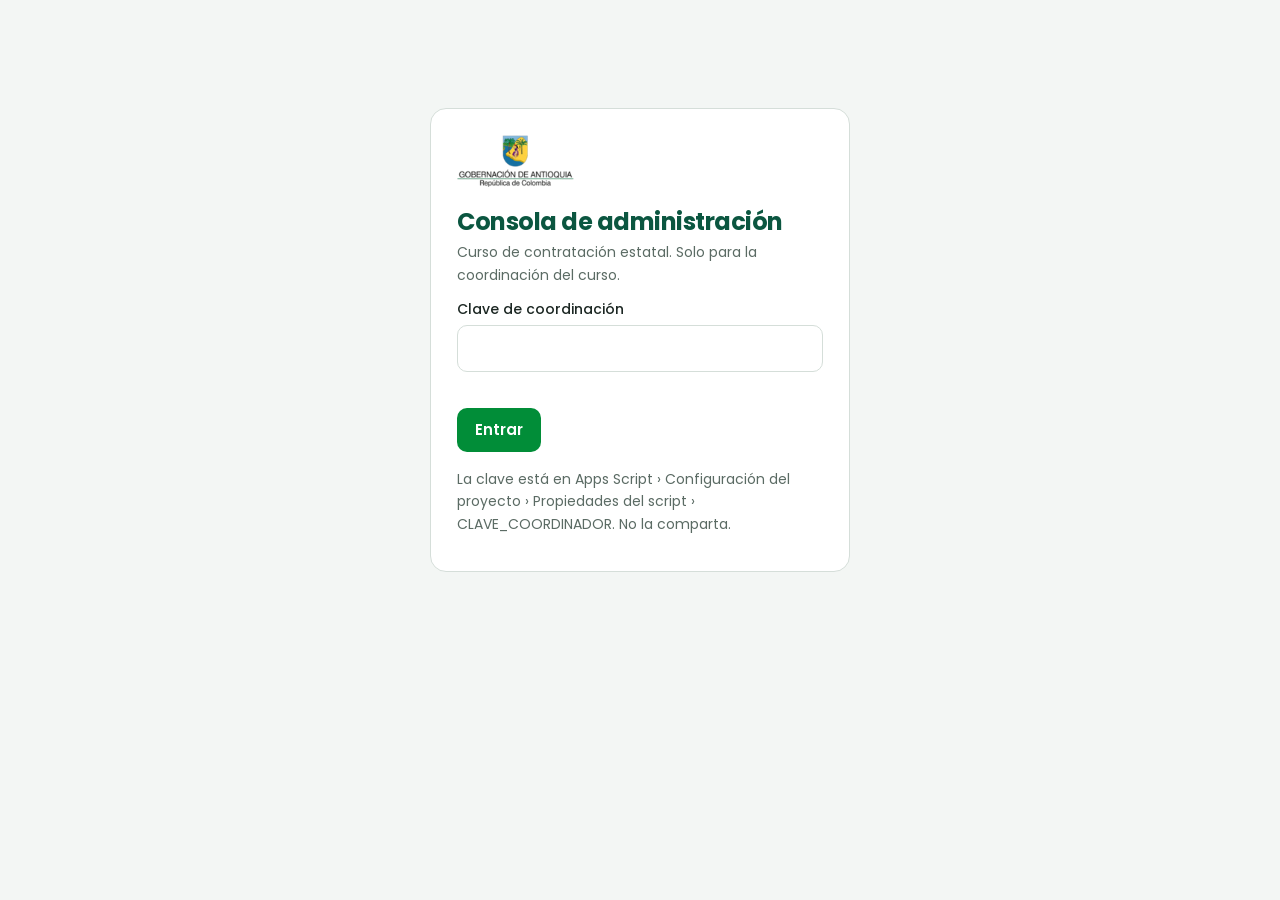
<file: curso/admin.html>
<!DOCTYPE html>
<html lang="es">
<head>
<meta charset="utf-8">
<meta name="viewport" content="width=device-width,initial-scale=1">
<meta name="robots" content="noindex,nofollow">
<title>Administración · Curso de contratación estatal</title>
<link rel="preconnect" href="https://fonts.googleapis.com"><link rel="preconnect" href="https://fonts.gstatic.com" crossorigin>
<link href="https://fonts.googleapis.com/css2?family=Poppins:wght@400;500;600;700&display=swap" rel="stylesheet">
<style>

/* VOICE everyday learning for public servants: calm, clear, institutional, no slogans
   IDEA the life cycle of a public contract drawn as a route with stations (planeación → liquidación), like a transit line map
   PICTURE a large route map of the five stages with module stops; filled as the learner completes modules; clickable
   COLOUR white header with the official shield, deep green #0B5640 bands, green #018D38 progress, orange #F28E18 for warnings
   TYPE Poppins 700 titles + Poppins 400 text (brand manual)
   LAYOUT laptop: title band, then full-width route; modules below in one reading column with a sticky index at left; phone: title, route (vertical), modules */
:root{color-scheme:light dark;
--bg:light-dark(#ffffff,#0c1714);--ink:light-dark(#1c2723,#e6efeb);--ink2:light-dark(#5b6b64,#a6b8b0);
--line:light-dark(#d5ded9,#25362f);--soft:light-dark(#f3f6f4,#13221d);--panel:light-dark(#ffffff,#10201b);
--deep:light-dark(#0b5640,#0e3a2d);--green:#018d38;--green-ink:light-dark(#0b5640,#7fe0a9);
--warn:light-dark(#9a5a00,#ffb259);--warnbg:light-dark(#fff4e5,#2b1e0c);--orange:#f28e18;
--blue:light-dark(#3561ab,#8fcaf0);--bad:light-dark(#b3261e,#ff8a80);--okbg:light-dark(#e8f6ee,#0f2e1f);--badbg:light-dark(#fdecea,#341614)}
:root[data-theme=light]{color-scheme:light}:root[data-theme=dark]{color-scheme:dark}
*{box-sizing:border-box;min-width:0}
html{scroll-padding-top:80px}
body{margin:0;background:var(--bg);color:var(--ink);font:16px/1.6 Poppins,"Segoe UI",Arial,sans-serif;overflow-x:clip}
h1,h2,h3{line-height:1.12;letter-spacing:-.02em;text-wrap:balance;margin:0}
h1{font-size:clamp(30px,4.4vw,48px);font-weight:700}
h2{font-size:clamp(24px,3vw,34px);font-weight:700;color:var(--green-ink)}
h3{font-size:18px;font-weight:600;margin-top:22px}
p{margin:10px 0}
a{color:var(--blue)}
.wrap{max-width:1240px;margin:0 auto;padding:0 max(4vw,16px)}
header.top{background:#fff;border-bottom:1px solid #d5ded9}
header.top .wrap{display:flex;align-items:center;justify-content:space-between;gap:16px;padding-block:12px;flex-wrap:wrap}
header.top img{width:157px;height:70px;display:block}
header.top span{color:#5b6b64;font-size:14px}
.hero{background:var(--deep);color:#fff}
.hero .wrap{padding-block:clamp(28px,4vw,52px)}
.herogrid{display:grid;grid-template-columns:minmax(0,1.25fr) minmax(0,1fr);gap:clamp(24px,4vw,56px);align-items:center}
.how{margin:0;padding:0;list-style:none;counter-reset:h;display:grid;gap:14px}
.how li{counter-increment:h;display:grid;grid-template-columns:40px minmax(0,1fr);gap:12px;color:#dcefe5;font-size:15px;border-top:1px solid rgba(255,255,255,.18);padding-top:12px;margin:0}
.how li::before{content:counter(h);width:34px;height:34px;border-radius:50%;background:#fff;color:#0b5640;font-weight:700;display:grid;place-items:center}
.how b{color:#fff}
.hero h1{color:#fff;max-width:20ch}
.hero p{max-width:62ch;color:#dcefe5;font-size:17px}
.facts{display:flex;flex-wrap:wrap;gap:10px 28px;margin-top:18px;font-size:15px;color:#dcefe5}
.facts b{display:block;color:#fff;font-size:22px;font-weight:700}
.routebox{background:var(--soft);border-bottom:1px solid var(--line)}
.routebox .wrap{padding-block:22px}
.routehead{display:flex;justify-content:space-between;align-items:baseline;gap:12px;flex-wrap:wrap}
.routehead b{font-size:18px}
.bar{height:10px;border-radius:6px;background:var(--line);overflow:hidden;flex:1 1 220px;max-width:360px}
.bar i{display:block;height:100%;background:var(--green);width:0;transition:width .5s}
.fig{position:relative;min-height:120px;margin-top:6px}
.legend{display:grid;grid-template-columns:repeat(5,minmax(0,1fr));gap:14px;margin-top:4px}
.legend h4{margin:0 0 4px;font-size:15px;display:flex;align-items:center;gap:8px}
.legend h4 i{width:12px;height:12px;border-radius:50%;flex:none}
.legend a{display:block;color:var(--ink);text-decoration:none;font-size:14px;padding:4px 0;line-height:1.35}
.legend a:hover{text-decoration:underline}
.legend a.done{color:var(--ink2)}
.legend a.done::before{content:"✓ ";color:var(--green);font-weight:700}
.fig>svg{position:absolute;inset:0;width:100%;height:100%;overflow:visible}
.fig svg text{font-family:Poppins,Arial,sans-serif;paint-order:stroke;stroke:var(--soft);stroke-width:4px}
.fig .stop{cursor:pointer}
.fig .stop:focus{outline:none}
.fig .stop:focus circle{stroke:var(--orange);stroke-width:4}
.layout{display:grid;grid-template-columns:240px minmax(0,1fr);gap:40px;padding-block:34px}
nav.idx{position:sticky;top:16px;align-self:start;max-height:calc(100vh - 32px);overflow:auto;font-size:14px}
nav.idx b{display:block;margin:14px 0 4px;color:var(--ink2);font-weight:600}
nav.idx a{display:flex;gap:8px;align-items:center;padding:6px 8px;border-radius:8px;color:var(--ink);text-decoration:none;min-height:36px}
nav.idx a:hover{background:var(--soft)}
nav.idx a.done::after{content:"✓";margin-left:auto;color:var(--green);font-weight:700}
main section.mod{border-top:1px solid var(--line);padding:34px 0 10px}
main section.mod:first-child{border-top:0;padding-top:0}
.meta{color:var(--ink2);font-size:14px;margin-top:6px}
.obj{background:var(--soft);border-radius:12px;padding:14px 18px;margin:16px 0}
.obj b{color:var(--green-ink)}
.box{border-radius:12px;padding:14px 18px;margin:14px 0;border:1px solid var(--line);background:var(--panel)}
.box.warn{background:var(--warnbg);border-color:color-mix(in srgb,var(--orange) 45%,transparent)}
.box.warn b:first-child{color:var(--warn)}
.box.gob b:first-child{color:var(--green-ink)}
.scroll{overflow-x:auto}
table{border-collapse:collapse;width:100%;font-size:15px;margin:12px 0}
th,td{border-bottom:1px solid var(--line);padding:9px 10px;text-align:left;vertical-align:top}
th{font-weight:600;background:var(--soft)}
td.n{white-space:nowrap;text-align:right;font-variant-numeric:tabular-nums}
ol,ul{padding-left:22px}
li{margin:4px 0}
details{border:1px solid var(--line);border-radius:12px;padding:10px 16px;margin:14px 0;background:var(--panel)}
summary{cursor:pointer;font-weight:600;min-height:32px}
.quiz{margin:18px 0;border:1px solid var(--line);border-radius:14px;padding:16px 18px;background:var(--panel)}
.quiz h4{margin:0 0 8px;font-size:16px}
.q{margin:14px 0}
.q p{font-weight:500;margin:0 0 8px}
.ops{display:grid;gap:8px}
.ops button{font:inherit;font-size:15px;text-align:left;padding:10px 14px;min-height:44px;border-radius:10px;border:1px solid var(--line);background:var(--bg);color:var(--ink);cursor:pointer}
.ops button:hover{border-color:var(--green)}
.ops button:focus-visible,.btn:focus-visible,input:focus-visible,select:focus-visible{outline:3px solid var(--orange);outline-offset:2px}
.ops button.ok{background:var(--okbg);border-color:var(--green)}
.ops button.no{background:var(--badbg);border-color:var(--bad)}
.ops button[disabled]{cursor:default}
.fb{font-size:14px;margin-top:6px;color:var(--ink2)}
.btn{font:inherit;font-weight:600;font-size:15px;padding:10px 18px;min-height:44px;border-radius:10px;border:0;background:var(--green);color:#fff;cursor:pointer}
.btn.alt{background:transparent;color:var(--green-ink);border:1px solid var(--green)}
.done-row{display:flex;gap:12px;align-items:center;flex-wrap:wrap;margin:10px 0 8px}
.band2{background:var(--deep);color:#fff}
.band2 h2{color:#fff}
.band2 .wrap{padding-block:clamp(28px,4vw,52px)}
.tools{display:grid;grid-template-columns:repeat(2,minmax(0,1fr));gap:24px;margin-top:18px}
.tool{background:var(--panel);color:var(--ink);border-radius:14px;padding:18px 20px}
.tool h3{margin-top:0}
label{display:block;font-size:14px;font-weight:500;margin:12px 0 4px}
input,select{font:inherit;font-size:16px;width:100%;padding:10px 12px;min-height:44px;border-radius:10px;border:1px solid var(--line);background:var(--bg);color:var(--ink)}
.result{margin-top:14px;padding:14px 16px;border-radius:12px;background:var(--soft)}
.result b.big{display:block;font-size:22px;color:var(--green-ink);line-height:1.2}
.gl{display:grid;grid-template-columns:repeat(2,minmax(0,1fr));gap:4px 28px;margin-top:12px}
.gl div{padding:10px 0;border-bottom:1px solid var(--line)}
.gl b{color:var(--green-ink)}
.cert{border:2px solid var(--green);border-radius:16px;padding:22px;margin-top:18px;background:var(--panel)}
.cert h3{margin-top:0;color:var(--green-ink);font-size:22px}
footer{border-top:1px solid var(--line);color:var(--ink2);font-size:14px}
footer .wrap{padding-block:26px}
@media(max-width:900px){.herogrid{grid-template-columns:minmax(0,1fr)}.layout{grid-template-columns:minmax(0,1fr)}nav.idx{display:none}}
@media(max-width:700px){.tools,.gl{grid-template-columns:minmax(0,1fr)}.legend{grid-template-columns:repeat(2,minmax(0,1fr))}.fig{min-height:90px}}
@media(max-width:600px){table{font-size:13px}th,td{padding:6px 4px}.stack thead{display:none}.stack tr{display:grid;padding-block:8px;border-bottom:1px solid var(--line)}.stack td{display:flex;justify-content:space-between;gap:12px;border:0;padding:3px 0}.stack td::before{content:attr(data-l);font-weight:600;color:var(--ink2)}}
@media(prefers-reduced-motion:reduce){.bar i{transition:none}}
/* cuadro comparativo */
table.comp td{vertical-align:top}
table.comp select{width:100%;min-height:40px;font:inherit;padding:6px 8px;border:1px solid var(--line,#c9d4ce);border-radius:8px;background:#fff}
table.comp tr.ok td{background:#e8f5ec}
table.comp tr.no td{background:#fdecea}
table.comp .meta{margin-top:6px}
/* crédito de autoría */
.hero .autor{margin:10px 0 0;font-size:.95rem;opacity:.95}
footer .autor{margin-bottom:6px}

body{background:var(--soft)}
.top{position:sticky;top:0;z-index:20;background:var(--panel);border-bottom:1px solid var(--line)}
.top .in{max-width:1240px;margin:auto;display:flex;align-items:center;gap:16px;padding:10px 20px;flex-wrap:wrap}
.top img{height:44px;width:auto}.top .tt{flex:1;min-width:200px}.top .tt b{display:block;color:var(--green-ink);font-size:17px}.top .tt span{font-size:13px;color:var(--ink2)}
.top .acc{display:flex;gap:8px;flex-wrap:wrap}
.wrapA{max-width:1240px;margin:auto;padding:20px}
.kp{display:grid;grid-template-columns:repeat(auto-fit,minmax(150px,1fr));gap:12px;margin-bottom:18px}
.kp div{background:var(--panel);border:1px solid var(--line);border-radius:14px;padding:14px 16px}
.kp b{display:block;font-size:28px;color:var(--green-ink);line-height:1.1}.kp span{font-size:13px;color:var(--ink2)}
.kp .alerta b{color:#b45309}
.tabs{display:flex;gap:6px;border-bottom:1px solid var(--line);margin-bottom:16px;flex-wrap:wrap}
.tabs button{background:none;border:0;border-bottom:3px solid transparent;padding:10px 14px;font:inherit;font-weight:600;color:var(--ink2);cursor:pointer}
.tabs button[aria-selected=true]{color:var(--green-ink);border-bottom-color:var(--green)}
.tabs .n{display:inline-block;min-width:20px;padding:0 6px;margin-left:6px;border-radius:10px;background:#b45309;color:#fff;font-size:12px}
.pane{background:var(--panel);border:1px solid var(--line);border-radius:14px;padding:18px 20px}
.pend{border:1px solid var(--line);border-radius:12px;padding:14px 16px;margin:10px 0;display:flex;gap:16px;align-items:center;flex-wrap:wrap}
.pend .d{flex:1;min-width:240px}.pend .d b{font-size:16px}.pend .d div{font-size:14px;color:var(--ink2)}
.pend .b{display:flex;gap:8px}
.btn.red{background:#9b2c2c}.btn.sm{padding:6px 12px;font-size:13px}
.filt{display:flex;gap:10px;flex-wrap:wrap;align-items:end;margin-bottom:12px}.filt>div{flex:1;min-width:200px}.filt select,.filt input{width:100%}
table.adm{width:100%;border-collapse:collapse;font-size:14px}
table.adm th{position:sticky;top:0;background:var(--soft);text-align:left;font-weight:600;padding:8px;border-bottom:1px solid var(--line);white-space:nowrap}
table.adm td{padding:8px;border-bottom:1px solid var(--line);vertical-align:top}
table.adm td.n{text-align:right;white-space:nowrap}
.est{display:inline-block;padding:2px 8px;border-radius:10px;font-size:12px;font-weight:600}
.est.aprobado,.est.verificado{background:#dcf3e5;color:#0b5640}.est.pendiente{background:#fdecd2;color:#8a4b06}.est.rechazado{background:#f6dcdc;color:#8b2323}
.msg{min-height:1.4em;font-size:14px;margin:8px 0}.msg.ok{color:var(--green-ink)}.msg.no{color:#9b2c2c}
textarea{width:100%;min-height:130px;font:inherit;padding:10px;border:1px solid var(--line);border-radius:10px;background:var(--panel);color:var(--ink)}
.login{max-width:420px;margin:12vh auto;background:var(--panel);border:1px solid var(--line);border-radius:16px;padding:26px}
.login img{height:52px}.vacio{color:var(--ink2);padding:20px 0}
@media(max-width:700px){.top{position:static}.top img{height:36px}.kp{grid-template-columns:repeat(2,minmax(0,1fr))}.kp b{font-size:22px}.wrapA{padding:12px}.pane{padding:14px}table.adm{font-size:13px}}
</style>
</head>
<body>

<div id="vLogin" class="login">
<img src="[data-uri]" alt="Escudo de Antioquia">
<h1 style="font-size:24px;color:var(--green-ink);margin:14px 0 4px">Consola de administración</h1>
<p class="meta">Curso de contratación estatal. Solo para la coordinación del curso.</p>
<form id="fLogin" autocomplete="off">
<label for="clave">Clave de coordinación</label>
<input id="clave" type="password" autocomplete="off" required>
<div class="msg no" id="lMsg" aria-live="polite"></div>
<button class="btn" type="submit" id="lBtn">Entrar</button>
</form>
<p class="meta" style="margin-top:16px">La clave está en Apps Script › Configuración del proyecto › Propiedades del script › CLAVE_COORDINADOR. No la comparta.</p>
</div>

<div id="vApp" hidden>
<header class="top"><div class="in">
<img src="[data-uri]" alt="Escudo de Antioquia">
<div class="tt"><b>Consola de administración</b><span>Curso de contratación estatal · <span id="act">sin cargar</span></span></div>
<div class="acc"><button class="btn alt sm" type="button" id="bRef">Actualizar</button><a class="btn alt sm" href="./" target="_blank" rel="noopener">Ver el curso</a><button class="btn alt sm" type="button" id="bOut">Salir</button></div>
</div></header>

<main class="wrapA">
<div class="kp" id="kpis"></div>
<div class="tabs" role="tablist">
<button role="tab" aria-selected="true" data-t="pend" id="tPend">Pendientes por aprobar</button>
<button role="tab" aria-selected="false" data-t="ins">Inscritos y avance</button>
<button role="tab" aria-selected="false" data-t="inv">Invitar</button>
</div>

<section class="pane" id="p-pend"></section>

<section class="pane" id="p-ins" hidden>
<div class="filt">
<div><label for="q">Buscar</label><input id="q" placeholder="Nombre, cédula, correo o dependencia"></div>
<div style="max-width:220px"><label for="fe">Estado</label><select id="fe"><option value="">Todos</option><option value="aprobado">Aprobados</option><option value="pendiente">Pendientes</option><option value="rechazado">Rechazados</option></select></div>
<div style="max-width:200px;flex:0"><button class="btn alt" type="button" id="bCsv">Descargar CSV</button></div>
</div>
<div class="msg" id="iMsg" aria-live="polite"></div>
<div class="scroll"><table class="adm"><thead><tr><th>Nombre</th><th>Cédula</th><th>Correo</th><th>Dependencia</th><th>Estado</th><th>Inscripción</th><th>Módulos</th><th>Índice</th><th>Nivel</th><th>Último ingreso</th><th></th></tr></thead><tbody id="tb"></tbody></table></div>
</section>

<section class="pane" id="p-inv" hidden>
<h2 style="margin-top:0;font-size:20px;color:var(--green-ink)">Invitar al curso</h2>
<p>Escriba o pegue los correos, separados por coma, punto y coma o en líneas distintas. Cada persona recibe un correo con el enlace al curso y la guía de inscripción. Se envía desde la cuenta dueña del registro.</p>
<label for="ta">Correos</label>
<textarea id="ta" placeholder="nombre.apellido@antioquia.gov.co&#10;otro.correo@gmail.com"></textarea>
<div class="meta" id="taInfo">0 correos válidos</div>
<div class="msg" id="vMsg" aria-live="polite"></div>
<button class="btn" type="button" id="bInv">Enviar invitaciones</button>
<h3 style="margin-top:26px">Invitaciones enviadas</h3>
<div class="scroll"><table class="adm"><thead><tr><th>Fecha</th><th>Correo</th><th>¿Se inscribió?</th></tr></thead><tbody id="tbInv"></tbody></table></div>
</section>
<p class="meta" style="margin-top:18px">Datos personales tratados conforme a la Ley 1581 de 2012. Descargue y comparta los reportes solo con quien deba conocerlos. Desarrollado por: Alexander Gómez Avendaño.</p>
</main>
</div>

<script>
"use strict";
const ENDPOINT="https://script.google.com/macros/s/AKfycbxsktMrFtqOtP5FrailMoZpr2E5bjN-fNCgu_t12aS65oa1_HwFsW7EtjGpk24d8Vjh/exec",NMOD=15;
const $=s=>document.querySelector(s);
const esc=s=>String(s??"").replace(/[&<>"']/g,c=>({"&":"&amp;","<":"&lt;",">":"&gt;",'"':"&quot;","'":"&#39;"}[c]));
const RX_MAIL=/^[^\s@<>"']{1,64}@[^\s@<>"']{1,190}\.[a-z]{2,}$/;
let CLAVE="",D={filas:[],invitaciones:[],cupo:0};
try{CLAVE=sessionStorage.getItem("curso-ce-adm")||""}catch(e){}

async function api(op,extra){
const ctl=new AbortController();const tm=setTimeout(()=>ctl.abort(),45000);
try{const r=await fetch(ENDPOINT,{method:"POST",headers:{"Content-Type":"text/plain;charset=utf-8"},body:JSON.stringify(Object.assign({accion:"admin",clave:CLAVE,op},extra||{})),signal:ctl.signal});return await r.json()}
finally{clearTimeout(tm)}}

async function cargar(){
$("#act").textContent="cargando…";
try{const d=await api("resumen");
 if(!d.ok){if(/Clave/.test(d.error||""))return salir(d.error);$("#act").textContent=d.error;return}
 D=d;$("#act").textContent="actualizado "+new Date().toLocaleTimeString("es-CO",{hour:"2-digit",minute:"2-digit"});pintar()}
catch(e){$("#act").textContent="sin conexión con el registro"}}

const activo=f=>f.estado==="aprobado"||f.estado==="verificado";
function pintar(){
const F=D.filas,pend=F.filter(f=>f.estado==="pendiente");
const term=F.filter(f=>Number(f.intentos)>0).length,cons=F.filter(f=>f.nivel==="Competente"||f.nivel==="Avanzado").length;
const prom=F.filter(activo).length?Math.round(F.filter(activo).reduce((a,f)=>a+Number(f.modulos||0),0)/F.filter(activo).length*10)/10:0;
$("#kpis").innerHTML=[[F.length,"inscritos"],[pend.length,"pendientes por aprobar",pend.length>0],[F.filter(activo).length,"aprobados"],
 [prom.toLocaleString("es-CO")+" / "+NMOD,"módulos promedio (aprobados)"],[term,"presentaron la evaluación final"],[cons,"con constancia"],[D.cupo,"correos disponibles hoy",D.cupo<10]]
 .map(k=>`<div class="${k[2]?"alerta":""}"><b>${k[0]}</b><span>${k[1]}</span></div>`).join("");
$("#tPend").innerHTML=`Pendientes por aprobar${pend.length?`<span class="n">${pend.length}</span>`:""}`;
$("#p-pend").innerHTML=pend.length?pend.map(f=>`<div class="pend" data-ced="${esc(f.cedula)}"><div class="d"><b>${esc(f.nombre)}</b>
<div>C.C. ${esc(f.cedula)} · ${esc(f.correo)}</div><div>${esc(f.dependencia)} · ${esc(f.vinculacion)} · inscrito ${esc(f.inscripcion)}</div><div class="msg"></div></div>
<div class="b"><button class="btn sm" type="button" data-a="aprobar">Aprobar</button><button class="btn alt sm" type="button" data-a="rechazar">Rechazar</button></div></div>`).join("")
 :`<p class="vacio">No hay inscripciones pendientes. Cuando alguien se inscriba también le llegará un correo con los botones para aprobar.</p>`;
tabla();invit();}

function filtradas(){const q=$("#q").value.trim().toLowerCase(),e=$("#fe").value;
return D.filas.filter(f=>(!e||(e==="aprobado"?activo(f):f.estado===e))&&(!q||[f.nombre,f.cedula,f.correo,f.dependencia,f.nivel].join(" ").toLowerCase().includes(q)))}
function tabla(){const L=filtradas();
$("#tb").innerHTML=L.length?L.map(f=>`<tr data-ced="${esc(f.cedula)}"><td><b>${esc(f.nombre)}</b><div class="meta">${esc(f.vinculacion)}</div></td><td>${esc(f.cedula)}</td><td>${esc(f.correo)}</td><td>${esc(f.dependencia)}</td>
<td><span class="est ${esc(f.estado)}">${f.estado==="verificado"?"aprobado":esc(f.estado)}</span></td><td>${esc(f.inscripcion)}</td>
<td class="n">${Number(f.modulos||0)} / ${NMOD}</td><td class="n">${f.indice?Number(f.indice).toLocaleString("es-CO"):"—"}</td><td>${esc(f.nivel)||"—"}</td><td>${esc(f.ultimo)||"—"}</td>
<td>${activo(f)?`<button class="btn alt sm" type="button" data-a="reenviar">Reenviar enlace</button> <button class="btn alt sm" type="button" data-a="rechazar">Retirar acceso</button>`:f.estado==="rechazado"||f.estado==="pendiente"?`<button class="btn sm" type="button" data-a="aprobar">Aprobar</button>`:""}</td></tr>`).join("")
:`<tr><td colspan="11" class="vacio">Sin resultados.</td></tr>`}

function invit(){const correos=new Set(D.filas.map(f=>String(f.correo).toLowerCase()));
const L=(D.invitaciones||[]).slice().reverse();
$("#tbInv").innerHTML=L.length?L.map(i=>`<tr><td>${esc(i.fecha)}</td><td>${esc(i.correo)}</td><td>${correos.has(String(i.correo).toLowerCase())?'<span class="est aprobado">Sí</span>':'<span class="meta">Aún no</span>'}</td></tr>`).join("")
:`<tr><td colspan="3" class="vacio">Todavía no ha enviado invitaciones desde esta consola.</td></tr>`}

async function accion(btn){const fila=btn.closest("[data-ced]"),ced=fila.dataset.ced,a=btn.dataset.a;
const persona=D.filas.find(f=>String(f.cedula)===ced)||{};
if(a==="rechazar"&&btn.dataset.ok!=="1"){btn.dataset.ok="1";btn.textContent=activo(persona)?"Confirmar retiro":"Confirmar rechazo";btn.classList.add("red");btn.classList.remove("alt");return}
const out=fila.querySelector(".msg")||$("#iMsg");
btn.disabled=true;const txt=btn.textContent;btn.textContent="Procesando…";
try{const d=a==="reenviar"?await api("reenviar",{ced}):await api("decidir",{ced,a});
 out.className="msg "+(d.ok?"ok":"no");out.textContent=d.ok?(d.texto||d.titulo):d.error;
 if(d.ok&&a!=="reenviar")setTimeout(cargar,600)}
catch(e){out.className="msg no";out.textContent="Sin conexión con el registro. Intente de nuevo."}
finally{btn.disabled=false;btn.textContent=txt}}

function correosTA(){return [...new Set($("#ta").value.split(/[\s,;]+/).map(s=>s.trim().toLowerCase()).filter(Boolean))]}
$("#ta").addEventListener("input",()=>{const c=correosTA(),v=c.filter(x=>RX_MAIL.test(x)),m=c.length-v.length;
$("#taInfo").textContent=`${v.length} correo(s) válido(s)`+(m?` · ${m} no válido(s): ${c.filter(x=>!RX_MAIL.test(x)).slice(0,3).join(", ")}`:"")+` · cupo de hoy: ${D.cupo}`});
$("#bInv").addEventListener("click",async()=>{const v=correosTA().filter(x=>RX_MAIL.test(x)),m=$("#vMsg"),b=$("#bInv");
if(!v.length){m.className="msg no";m.textContent="Escriba al menos un correo válido.";return}
if(v.length>50){m.className="msg no";m.textContent="Máximo 50 correos por envío.";return}
if(b.dataset.ok!=="1"){b.dataset.ok="1";b.textContent=`Confirmar envío a ${v.length} correo(s)`;m.className="msg";m.textContent="Revise la lista y confirme.";return}
b.disabled=true;b.textContent="Enviando…";
try{const d=await api("invitar",{correos:v});
 if(!d.ok){m.className="msg no";m.textContent=d.error}
 else{m.className="msg "+(d.errores.length?"no":"ok");m.textContent=`Enviadas: ${d.enviados.length}.`+(d.errores.length?` No enviadas: ${d.errores.join("; ")}.`:"")+` Cupo restante hoy: ${d.cupo}.`;
  if(d.enviados.length)$("#ta").value=d.errores.map(e=>e.split(" ")[0]).join("\n");setTimeout(cargar,400)}}
catch(e){m.className="msg no";m.textContent="Sin conexión con el registro. Intente de nuevo."}
finally{b.disabled=false;b.dataset.ok="";b.textContent="Enviar invitaciones"}});

document.addEventListener("click",e=>{const b=e.target.closest("button[data-a]");if(b)accion(b);
const t=e.target.closest(".tabs button");if(t){document.querySelectorAll(".tabs button").forEach(x=>x.setAttribute("aria-selected",String(x===t)));
["pend","ins","inv"].forEach(k=>$("#p-"+k).hidden=k!==t.dataset.t)}});
$("#q").addEventListener("input",tabla);$("#fe").addEventListener("change",tabla);
$("#bCsv").addEventListener("click",()=>{const C=[["nombre","Nombre"],["cedula","Cédula"],["correo","Correo"],["dependencia","Dependencia"],["vinculacion","Vinculación"],["estado","Estado"],["inscripcion","Inscripción"],["aprobacion","Aprobación"],["ingresos","Ingresos"],["modulos","Módulos"],["practica","Práctica %"],["casos","Taller %"],["final","Final %"],["indice","Índice"],["nivel","Nivel"],["intentos","Intentos"],["codigo","Código constancia"],["ultimo","Último registro"]];
const csv=[C.map(c=>c[1]).join(";")].concat(filtradas().map(f=>C.map(c=>'"'+String(f[c[0]]??"").replace(/"/g,'""')+'"').join(";"))).join("\r\n");
const a=document.createElement("a");a.href=URL.createObjectURL(new Blob(["﻿"+csv],{type:"text/csv"}));a.download="inscritos-curso-contratacion-"+new Date().toISOString().slice(0,10)+".csv";a.click()});

function entrarApp(){$("#vLogin").hidden=true;$("#vApp").hidden=false;cargar()}
function salir(msg){CLAVE="";try{sessionStorage.removeItem("curso-ce-adm")}catch(e){}$("#vApp").hidden=true;$("#vLogin").hidden=false;$("#lMsg").textContent=msg||"";$("#clave").value=""}
$("#fLogin").addEventListener("submit",async ev=>{ev.preventDefault();const b=$("#lBtn");CLAVE=$("#clave").value.trim();if(!CLAVE)return;
b.disabled=true;b.textContent="Verificando…";$("#lMsg").textContent="";
try{const d=await api("resumen");if(!d.ok){$("#lMsg").textContent=d.error;CLAVE="";return}
 try{sessionStorage.setItem("curso-ce-adm",CLAVE)}catch(e){}D=d;$("#vLogin").hidden=true;$("#vApp").hidden=false;
 $("#act").textContent="actualizado "+new Date().toLocaleTimeString("es-CO",{hour:"2-digit",minute:"2-digit"});pintar()}
catch(e){$("#lMsg").textContent="Sin conexión con el registro.";CLAVE=""}
finally{b.disabled=false;b.textContent="Entrar"}});
$("#bOut").addEventListener("click",()=>salir());$("#bRef").addEventListener("click",cargar);
if(CLAVE)entrarApp();
</script>
</body>
</html>
</file>
